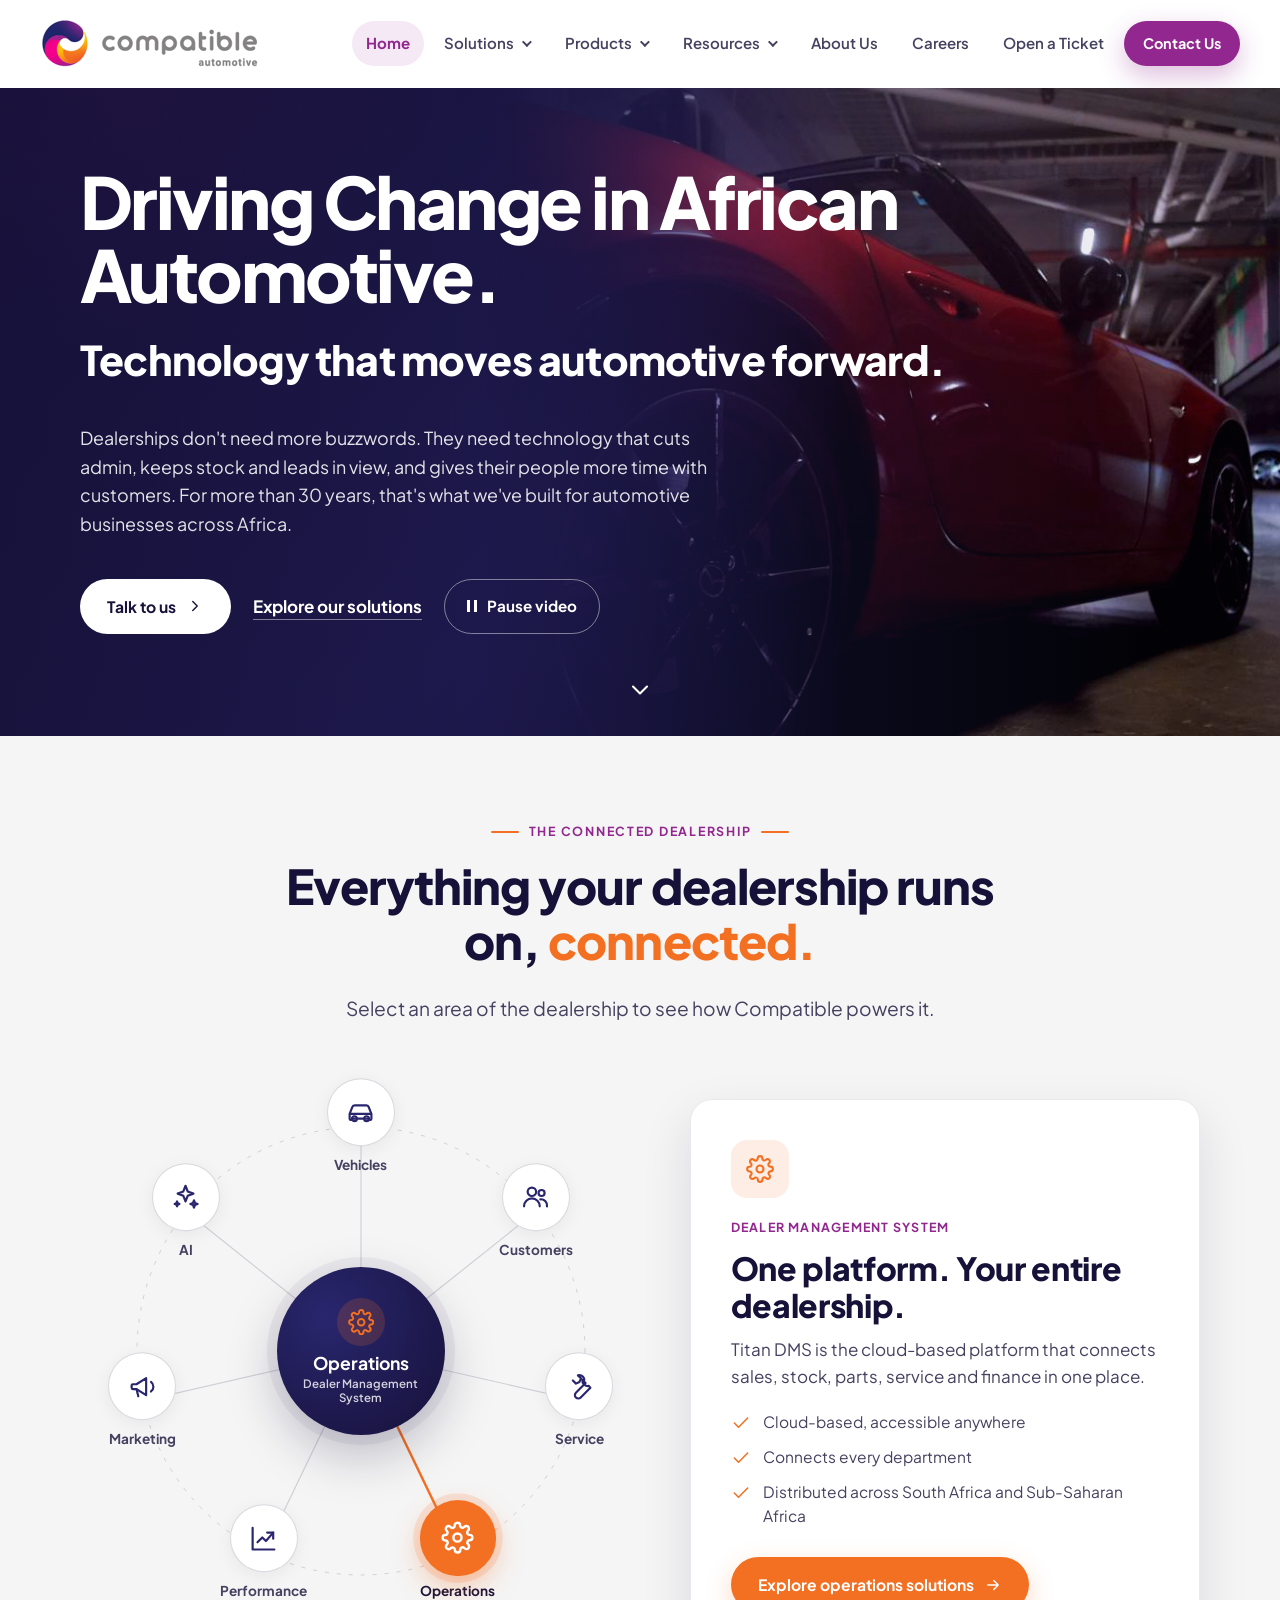
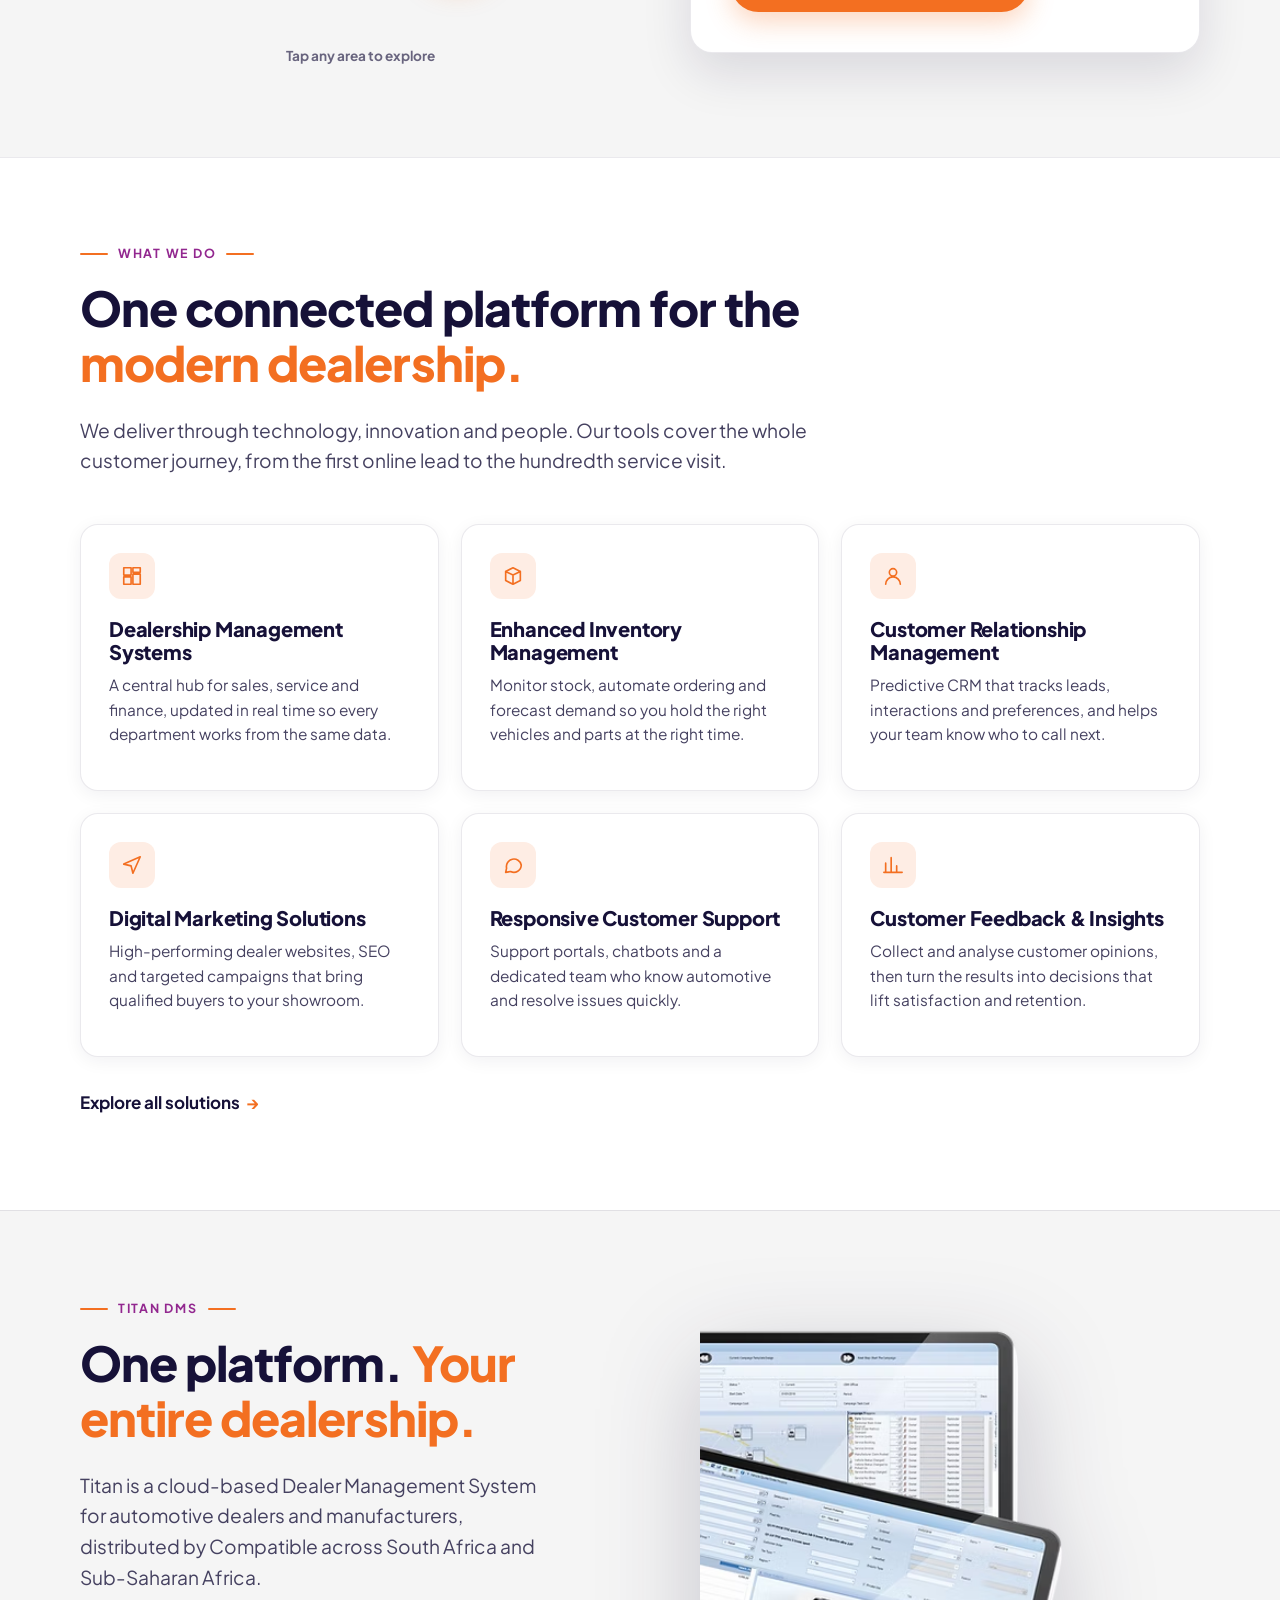
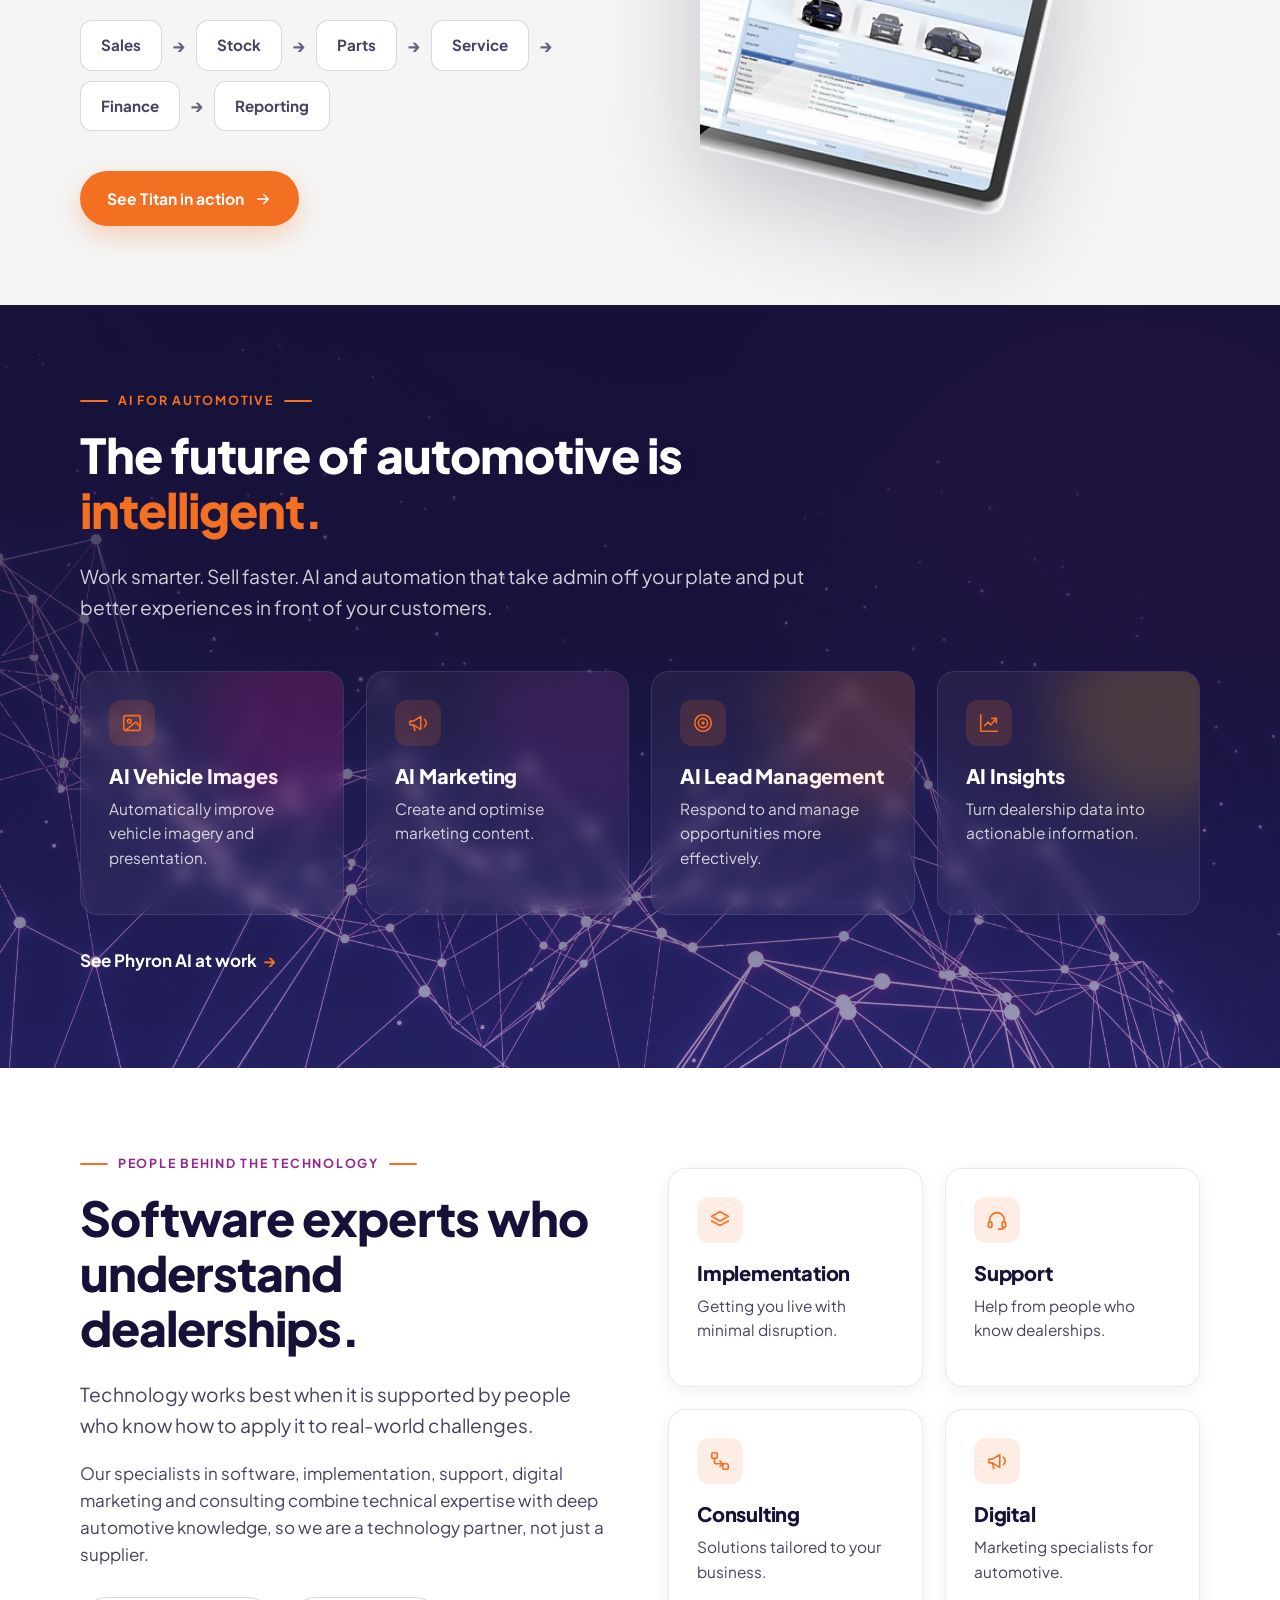
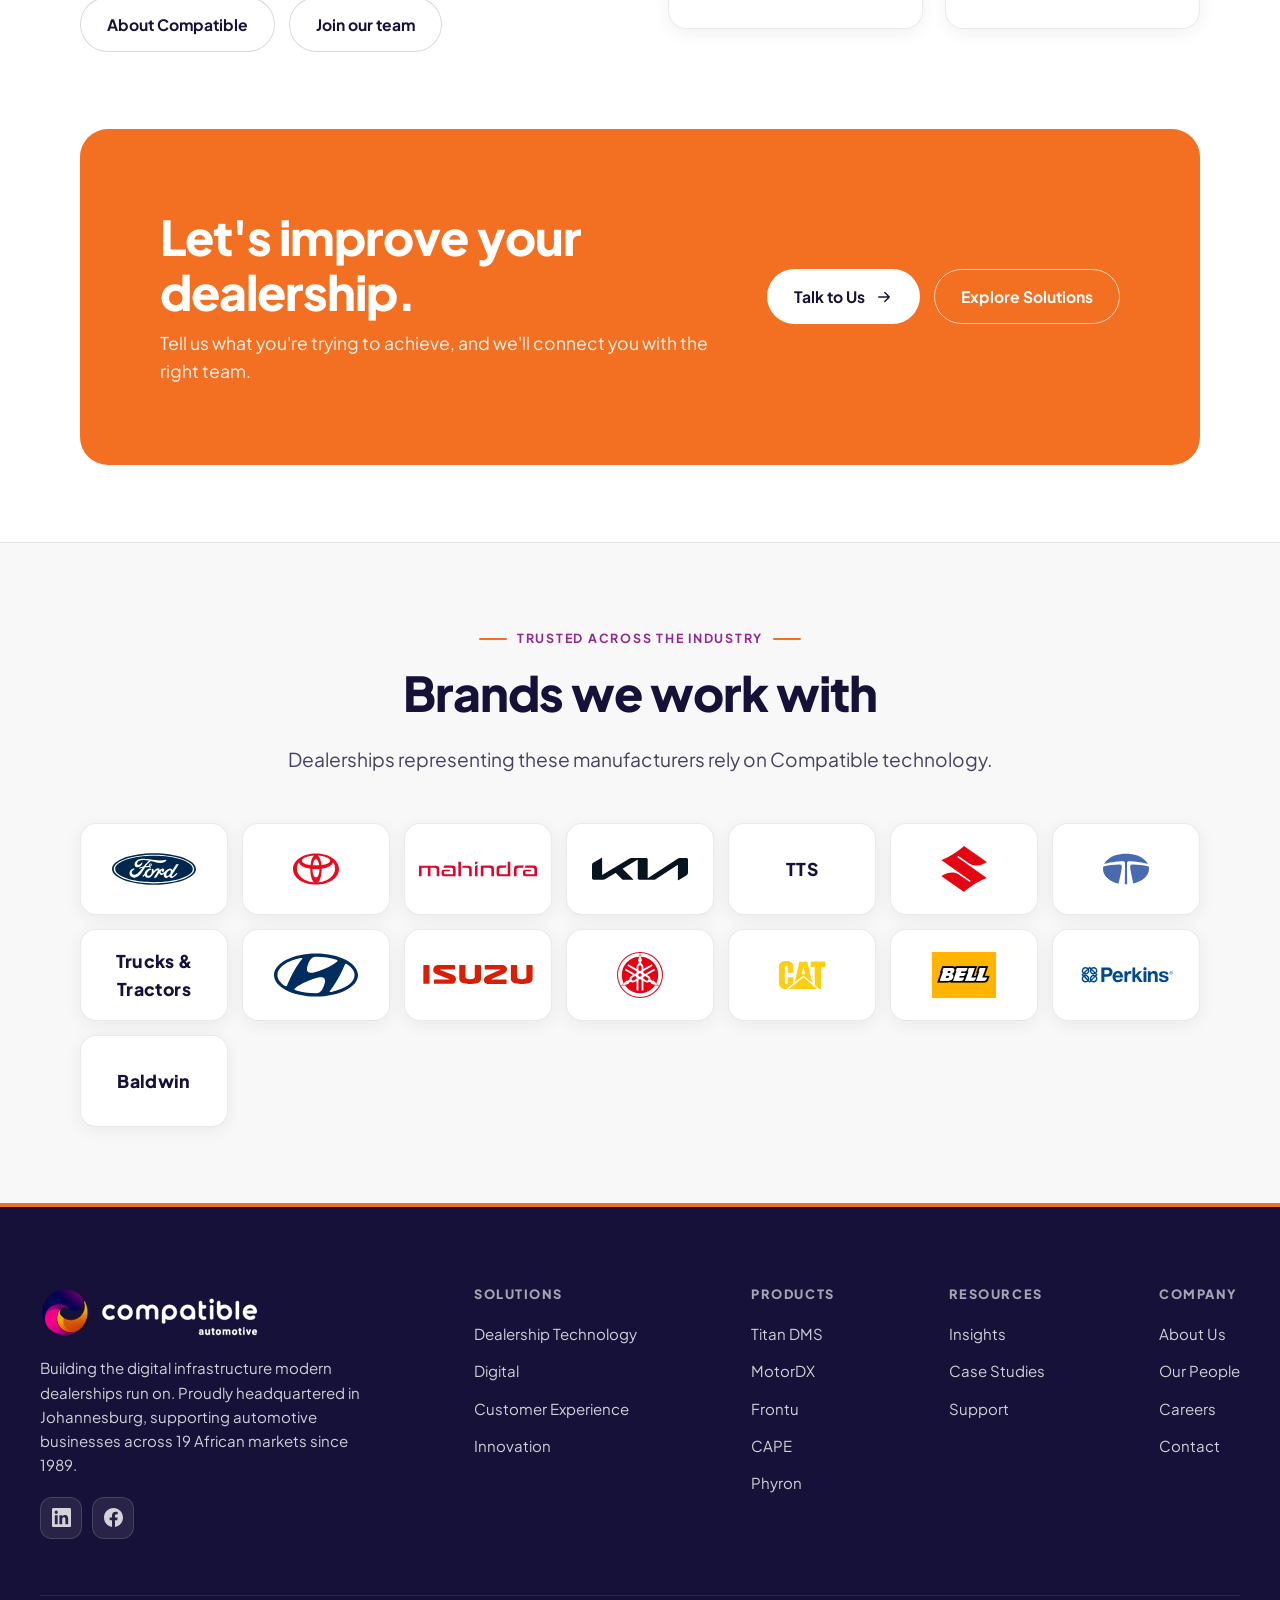
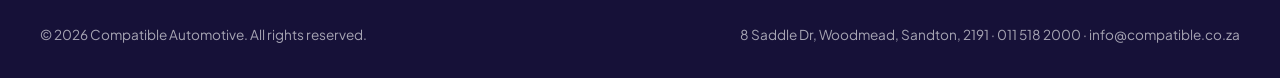
<file: index.html>
<!doctype html>
<html lang="en-ZA" class="no-js">
<head>
  <meta charset="utf-8">
  <meta name="viewport" content="width=device-width, initial-scale=1">
  <title>Compatible Automotive | Technology that moves automotive forward</title>
  <meta name="description" content="Dealer management, digital marketing, CRM and AI solutions for automotive businesses. Supporting 450+ clients across 19 African markets since 1989.">
  <meta name="theme-color" content="#ffffff">
  <link rel="icon" href="assets/logo-mark.png">
  <link rel="preconnect" href="https://fonts.googleapis.com">
  <link rel="preconnect" href="https://fonts.gstatic.com" crossorigin>
  <link href="https://fonts.googleapis.com/css2?family=Plus+Jakarta+Sans:wght@400;500;600;700;800&display=swap" rel="stylesheet">
  <link rel="stylesheet" href="css/styles.css?v=20261015b">
</head>
<body data-page="home">
<div id="site-header"></div>

<main id="main">

  <!-- Hero -->
  <section class="hero">
    <!-- Hero video: assets/hero.mp4 with still frame assets/hero-poster.jpg (shown while loading).
         Current clip: Mixkit "Red sports car" (74), Mixkit free licence.
         Softened in CSS; no car badge is visible in the clip. -->
    <div class="hero-bg" aria-hidden="true">
      <video class="hero-photo hero-video" id="heroVideo" autoplay muted loop playsinline preload="auto" poster="assets/hero-poster.jpg">
        <source src="assets/hero.mp4" type="video/mp4">
      </video>
    </div>
    <div class="container hero-content">
      <h1 class="hero-title">Driving Change in African Automotive.</h1>
      <p class="hero-sub">Technology that moves automotive forward.</p>
      <p class="hero-text">Dealerships don't need more buzzwords. They need technology that cuts admin, keeps stock and leads in view, and gives their people more time with customers. For more than 30 years, that's what we've built for automotive businesses across Africa.</p>
      <div class="btn-row">
        <a href="contact.html" class="btn btn--white">Talk to us <span data-icon="chevron"></span></a>
        <a href="solutions.html" class="hero-link">Explore our solutions</a>
        <button type="button" class="hero-pause" id="heroPause" aria-controls="heroVideo" aria-pressed="false"><span class="hero-pause-icon" aria-hidden="true"></span><span class="hero-pause-label">Pause video</span></button>
      </div>
    </div>
    <a href="#dealership" class="hero-scroll" aria-label="Scroll to next section"><span data-icon="chevron"></span></a>
  </section>

  <!-- Interactive dealership -->
  <section class="section section--alt" id="dealership">
    <div class="container">
      <div class="section-head center reveal">
        <span class="eyebrow">The connected dealership</span>
        <h2>Everything your dealership runs on, <span class="accent-text">connected.</span></h2>
        <p class="lead">Select an area of the dealership to see how Compatible powers it.</p>
      </div>
      <div class="dealership reveal">
        <div>
          <div class="orbit" id="orbit" role="group" aria-label="Dealership areas"></div>
          <p class="hint">Tap any area to explore</p>
        </div>
        <div class="node-panel" id="nodePanel" aria-live="polite"></div>
      </div>
    </div>
  </section>

  <!-- ============ SOLUTIONS ============ -->
  <section class="section section--divided" id="solutions">
    <div class="container">
      <div class="section-head reveal">
        <span class="eyebrow">What we do</span>
        <h2>One connected platform for the <span class="accent-text">modern dealership.</span></h2>
        <p class="lead">We deliver through technology, innovation and people. Our tools cover the whole customer journey, from the first online lead to the hundredth service visit.</p>
      </div>

      <div class="grid grid-3">
        <article class="card card--glow reveal">
          <span class="ico"><svg viewBox="0 0 24 24" fill="none" stroke="currentColor" stroke-width="1.8" stroke-linecap="round" stroke-linejoin="round" aria-hidden="true"><path d="M3 3h8v8H3zM13 3h8v5h-8zM13 10h8v11h-8zM3 13h8v8H3z"/></svg></span>
          <h3>Dealership Management Systems</h3>
          <p>A central hub for sales, service and finance, updated in real time so every department works from the same data.</p>
        </article>
        <article class="card card--glow reveal">
          <span class="ico"><svg viewBox="0 0 24 24" fill="none" stroke="currentColor" stroke-width="1.8" stroke-linecap="round" stroke-linejoin="round" aria-hidden="true"><path d="M4 7l8-4 8 4v10l-8 4-8-4zM4 7l8 4 8-4M12 11v10"/></svg></span>
          <h3>Enhanced Inventory Management</h3>
          <p>Monitor stock, automate ordering and forecast demand so you hold the right vehicles and parts at the right time.</p>
        </article>
        <article class="card card--glow reveal">
          <span class="ico"><svg viewBox="0 0 24 24" fill="none" stroke="currentColor" stroke-width="1.8" stroke-linecap="round" stroke-linejoin="round" aria-hidden="true"><path d="M12 12a4 4 0 100-8 4 4 0 000 8zM4 21a8 8 0 0116 0"/></svg></span>
          <h3>Customer Relationship Management</h3>
          <p>Predictive CRM that tracks leads, interactions and preferences, and helps your team know who to call next.</p>
        </article>
        <article class="card card--glow reveal">
          <span class="ico"><svg viewBox="0 0 24 24" fill="none" stroke="currentColor" stroke-width="1.8" stroke-linecap="round" stroke-linejoin="round" aria-hidden="true"><path d="M3 11l18-8-8 18-2-8z"/></svg></span>
          <h3>Digital Marketing Solutions</h3>
          <p>High-performing dealer websites, SEO and targeted campaigns that bring qualified buyers to your showroom.</p>
        </article>
        <article class="card card--glow reveal">
          <span class="ico"><svg viewBox="0 0 24 24" fill="none" stroke="currentColor" stroke-width="1.8" stroke-linecap="round" stroke-linejoin="round" aria-hidden="true"><path d="M21 12a8 8 0 01-11.6 7.1L4 20l1-4.6A8 8 0 1121 12z"/></svg></span>
          <h3>Responsive Customer Support</h3>
          <p>Support portals, chatbots and a dedicated team who know automotive and resolve issues quickly.</p>
        </article>
        <article class="card card--glow reveal">
          <span class="ico"><svg viewBox="0 0 24 24" fill="none" stroke="currentColor" stroke-width="1.8" stroke-linecap="round" stroke-linejoin="round" aria-hidden="true"><path d="M4 20V10M10 20V4M16 20v-7M22 20H2"/></svg></span>
          <h3>Customer Feedback &amp; Insights</h3>
          <p>Collect and analyse customer opinions, then turn the results into decisions that lift satisfaction and retention.</p>
        </article>
      </div>
      <p style="margin-top:32px" class="reveal"><a class="link-arrow" href="solutions.html">Explore all solutions</a></p>
    </div>
  </section>

  <!-- Titan DMS -->
  <section class="section section--alt section--divided-alt">
    <div class="container product-split">
      <div class="reveal">
        <span class="eyebrow">Titan DMS</span>
        <h2>One platform. <span class="accent-text">Your entire dealership.</span></h2>
        <p class="lead">Titan is a cloud-based Dealer Management System for automotive dealers and manufacturers, distributed by Compatible across South Africa and Sub-Saharan Africa.</p>
        <div class="flow" aria-label="Titan DMS modules">
          <span class="flow-step">Sales</span><span class="flow-arrow">→</span>
          <span class="flow-step">Stock</span><span class="flow-arrow">→</span>
          <span class="flow-step">Parts</span><span class="flow-arrow">→</span>
          <span class="flow-step">Service</span><span class="flow-arrow">→</span>
          <span class="flow-step">Finance</span><span class="flow-arrow">→</span>
          <span class="flow-step">Reporting</span>
        </div>
        <a href="products.html" class="btn btn--primary">See Titan in action <span data-icon="arrow"></span></a>
      </div>
      <figure class="titan-shot reveal">
        <img src="assets/titan/titan-devices.png" alt="Titan DMS running on a laptop and tablet, showing campaign and vehicle screens" loading="lazy">
      </figure>
    </div>
  </section>

  <!-- AI (background: Unsplash photo xuTJZ7uD7PI, network lines, recoloured to brand navy/indigo/purple/white; Unsplash License) -->
  <section class="section section--brand section--ai">
    <div class="container">
      <div class="section-head reveal">
        <span class="eyebrow">AI for Automotive</span>
        <h2>The future of automotive is <span class="accent-text">intelligent.</span></h2>
        <p class="lead">Work smarter. Sell faster. AI and automation that take admin off your plate and put better experiences in front of your customers.</p>
      </div>
      <div class="grid grid-4">
        <article class="card ai-card reveal"><span class="glow" style="background:var(--magenta)"></span><span class="ico" data-icon="image"></span><h3>AI Vehicle Images</h3><p>Automatically improve vehicle imagery and presentation.</p></article>
        <article class="card ai-card reveal"><span class="glow" style="background:var(--purple)"></span><span class="ico" data-icon="megaphone"></span><h3>AI Marketing</h3><p>Create and optimise marketing content.</p></article>
        <article class="card ai-card reveal"><span class="glow" style="background:var(--orange)"></span><span class="ico" data-icon="target"></span><h3>AI Lead Management</h3><p>Respond to and manage opportunities more effectively.</p></article>
        <article class="card ai-card reveal"><span class="glow" style="background:var(--yellow)"></span><span class="ico" data-icon="chart"></span><h3>AI Insights</h3><p>Turn dealership data into actionable information.</p></article>
      </div>
      <p style="margin-top:32px" class="reveal"><a class="link-arrow" href="products.html#phyron-at-work">See Phyron AI at work</a></p>
    </div>
  </section>

  <!-- People -->
  <section class="section">
    <div class="container split">
      <div class="reveal">
        <span class="eyebrow">People behind the technology</span>
        <h2>Software experts who understand dealerships.</h2>
        <p class="lead">Technology works best when it is supported by people who know how to apply it to real-world challenges.</p>
        <p>Our specialists in software, implementation, support, digital marketing and consulting combine technical expertise with deep automotive knowledge, so we are a technology partner, not just a supplier.</p>
        <div class="btn-row" style="margin-top:28px">
          <a class="btn btn--ghost" href="about.html">About Compatible</a>
          <a class="btn btn--ghost" href="careers.html">Join our team</a>
        </div>
      </div>
      <div class="grid grid-2 reveal">
        <div class="card"><span class="ico" data-icon="layers"></span><h3>Implementation</h3><p>Getting you live with minimal disruption.</p></div>
        <div class="card"><span class="ico" data-icon="headset"></span><h3>Support</h3><p>Help from people who know dealerships.</p></div>
        <div class="card"><span class="ico" data-icon="flow"></span><h3>Consulting</h3><p>Solutions tailored to your business.</p></div>
        <div class="card"><span class="ico" data-icon="megaphone"></span><h3>Digital</h3><p>Marketing specialists for automotive.</p></div>
      </div>
    </div>
  </section>

  <!-- CTA -->
  <section class="section" style="padding-top:0">
    <div class="container">
      <div class="cta-band reveal">
        <div>
          <h2>Let's improve your dealership.</h2>
          <p>Tell us what you're trying to achieve, and we'll connect you with the right team.</p>
        </div>
        <div class="btn-row">
          <a href="contact.html" class="btn btn--light">Talk to Us <span data-icon="arrow"></span></a>
          <a href="solutions.html" class="btn btn--ghost">Explore Solutions</a>
        </div>
      </div>
    </div>
  </section>

  <!-- Brands we work with -->
  <section class="section brands-section" id="brands">
    <div class="container">
      <div class="section-head center reveal">
        <span class="eyebrow">Trusted across the industry</span>
        <h2>Brands we work with</h2>
        <p class="lead">Dealerships representing these manufacturers rely on Compatible technology.</p>
      </div>
      <ul class="brand-list reveal">
        <li><img src="assets/brands/ford.svg" alt="Ford" loading="lazy" class="brand-sq"></li>
        <li><img src="assets/brands/toyota.svg" alt="Toyota" loading="lazy"></li>
        <li><img src="assets/brands/mahindra.svg" alt="Mahindra" loading="lazy" class="brand-sq brand-sq--xl"></li>
        <li><img src="assets/brands/kia.svg" alt="KIA" loading="lazy" class="brand-sq brand-sq--lg"></li>
        <li class="brand-text">TTS</li>
        <li><img src="assets/brands/suzuki.svg" alt="Suzuki" loading="lazy"></li>
        <li><img src="assets/brands/tata.svg" alt="Tata" loading="lazy"></li>
        <li class="brand-text">Trucks &amp; Tractors</li>
        <li><img src="assets/brands/hyundai.svg" alt="Hyundai" loading="lazy" class="brand-sq"></li>
        <li><img src="assets/brands/isuzu.svg" alt="Isuzu" loading="lazy" class="brand-wide"></li>
        <li><img src="assets/brands/yamaha.svg" alt="Yamaha" loading="lazy"></li>
        <li><img src="assets/brands/caterpillar.svg" alt="CAT" loading="lazy"></li>
        <li><img src="assets/brands/bell.jpg" alt="Bell Equipment" loading="lazy"></li>
        <li><img src="assets/brands/perkins.svg" alt="Perkins" loading="lazy" class="brand-wide"></li>
        <li class="brand-text">Baldwin</li>
      </ul>
    </div>
  </section>
</main>

<div id="site-footer"></div>
<script src="js/main.js?v=20261015b"></script>
</body>
</html>
</file>
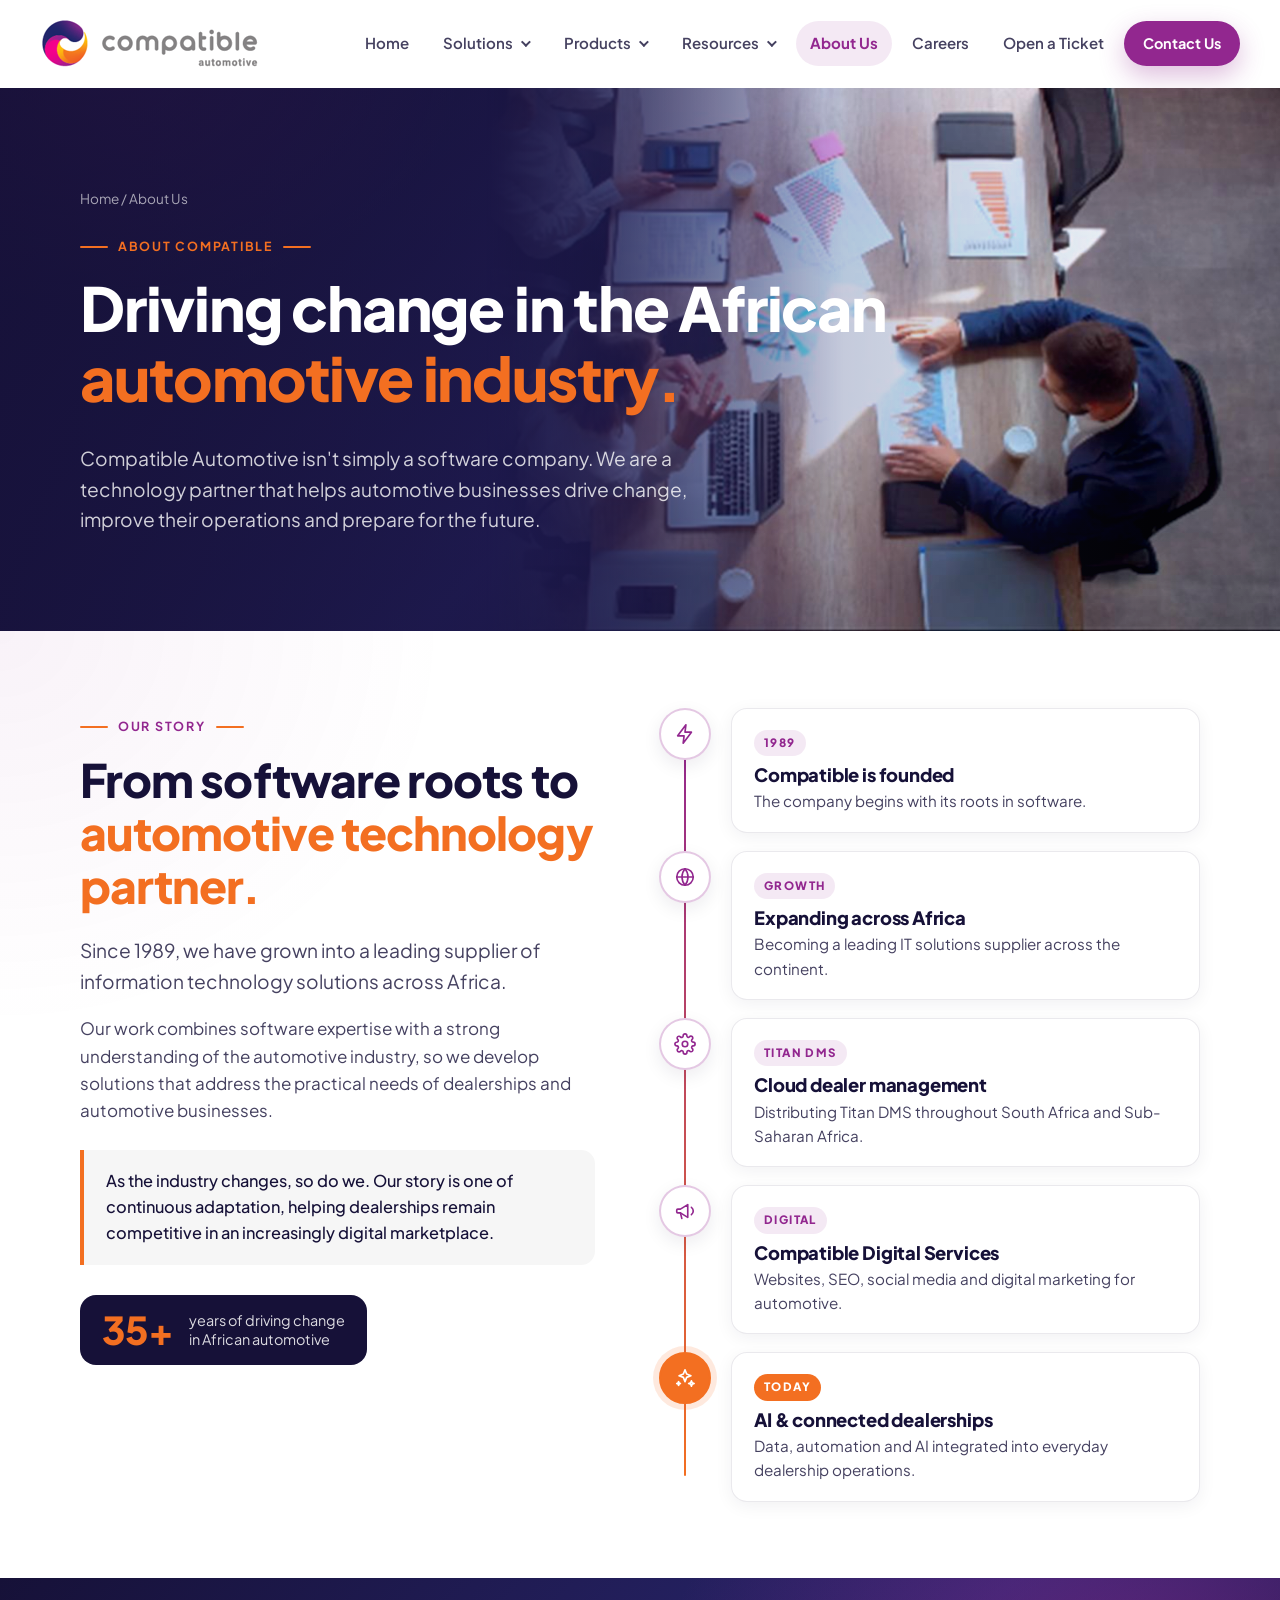
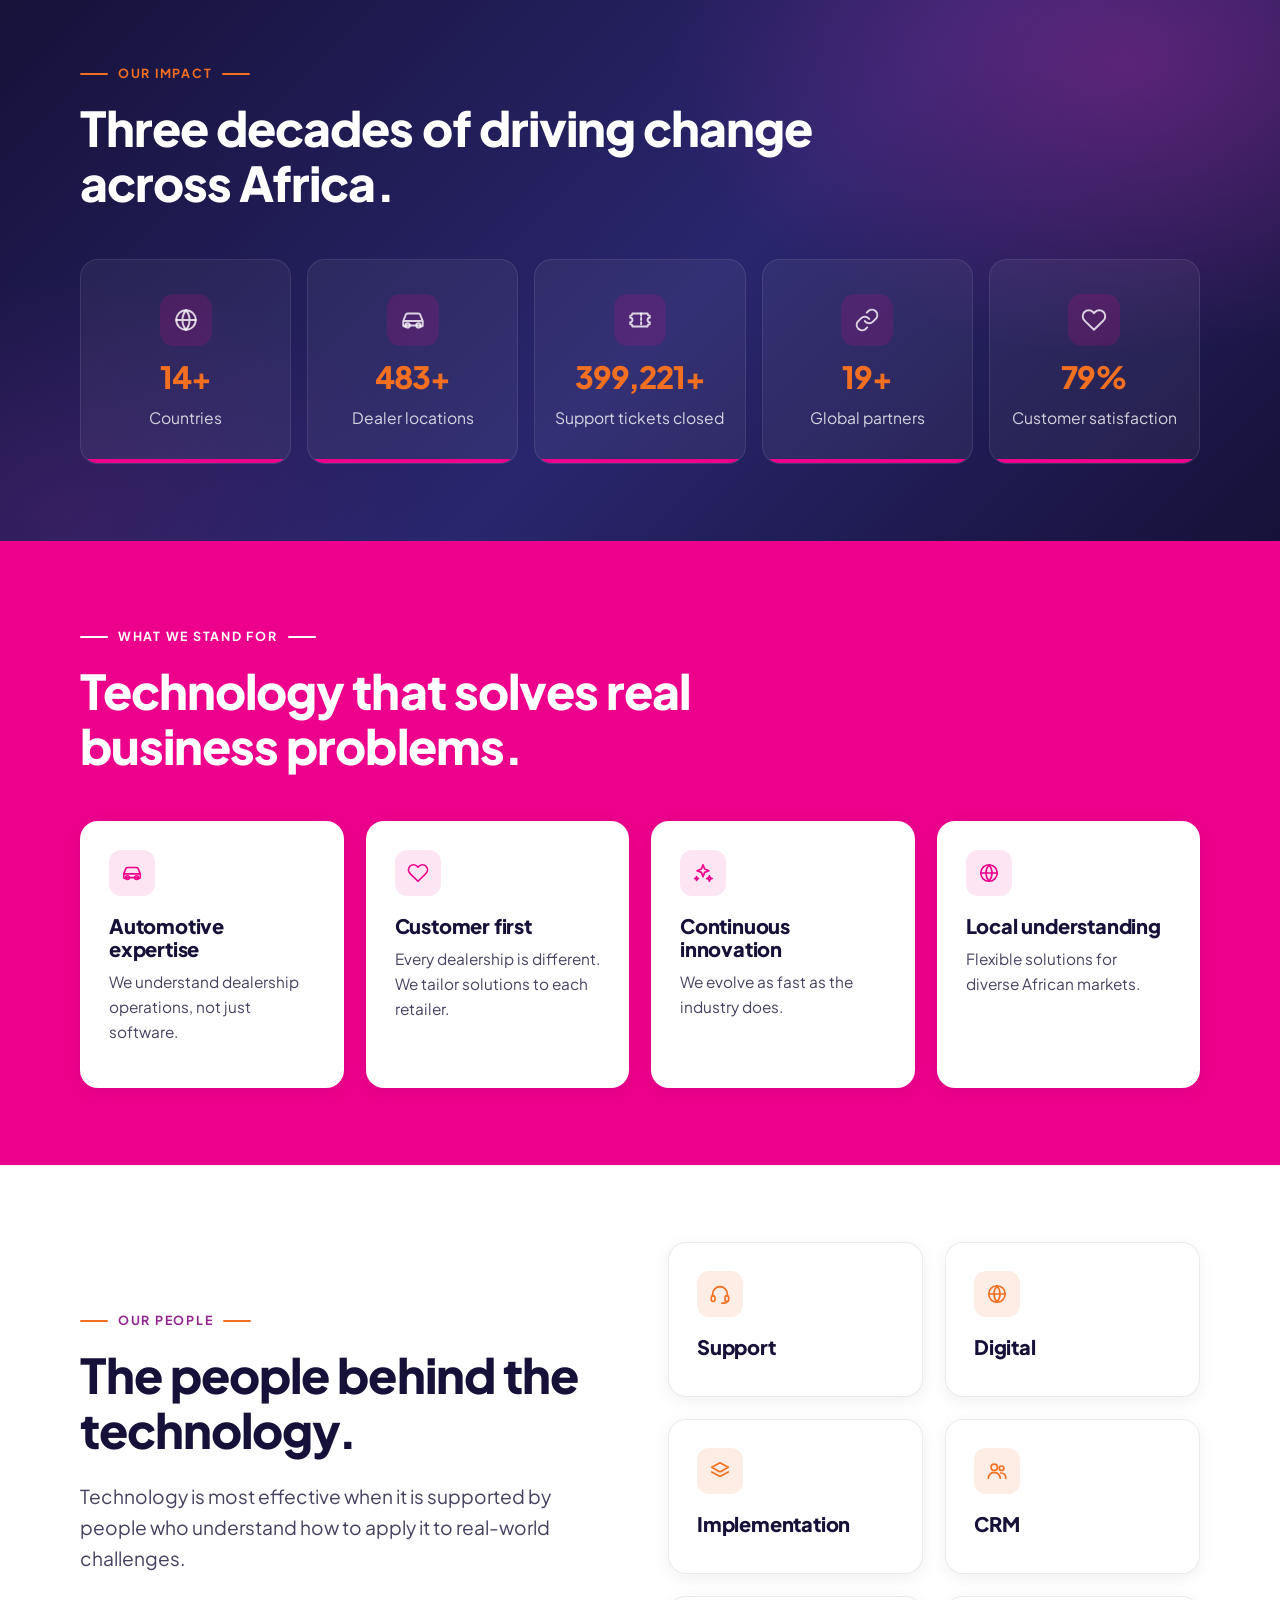
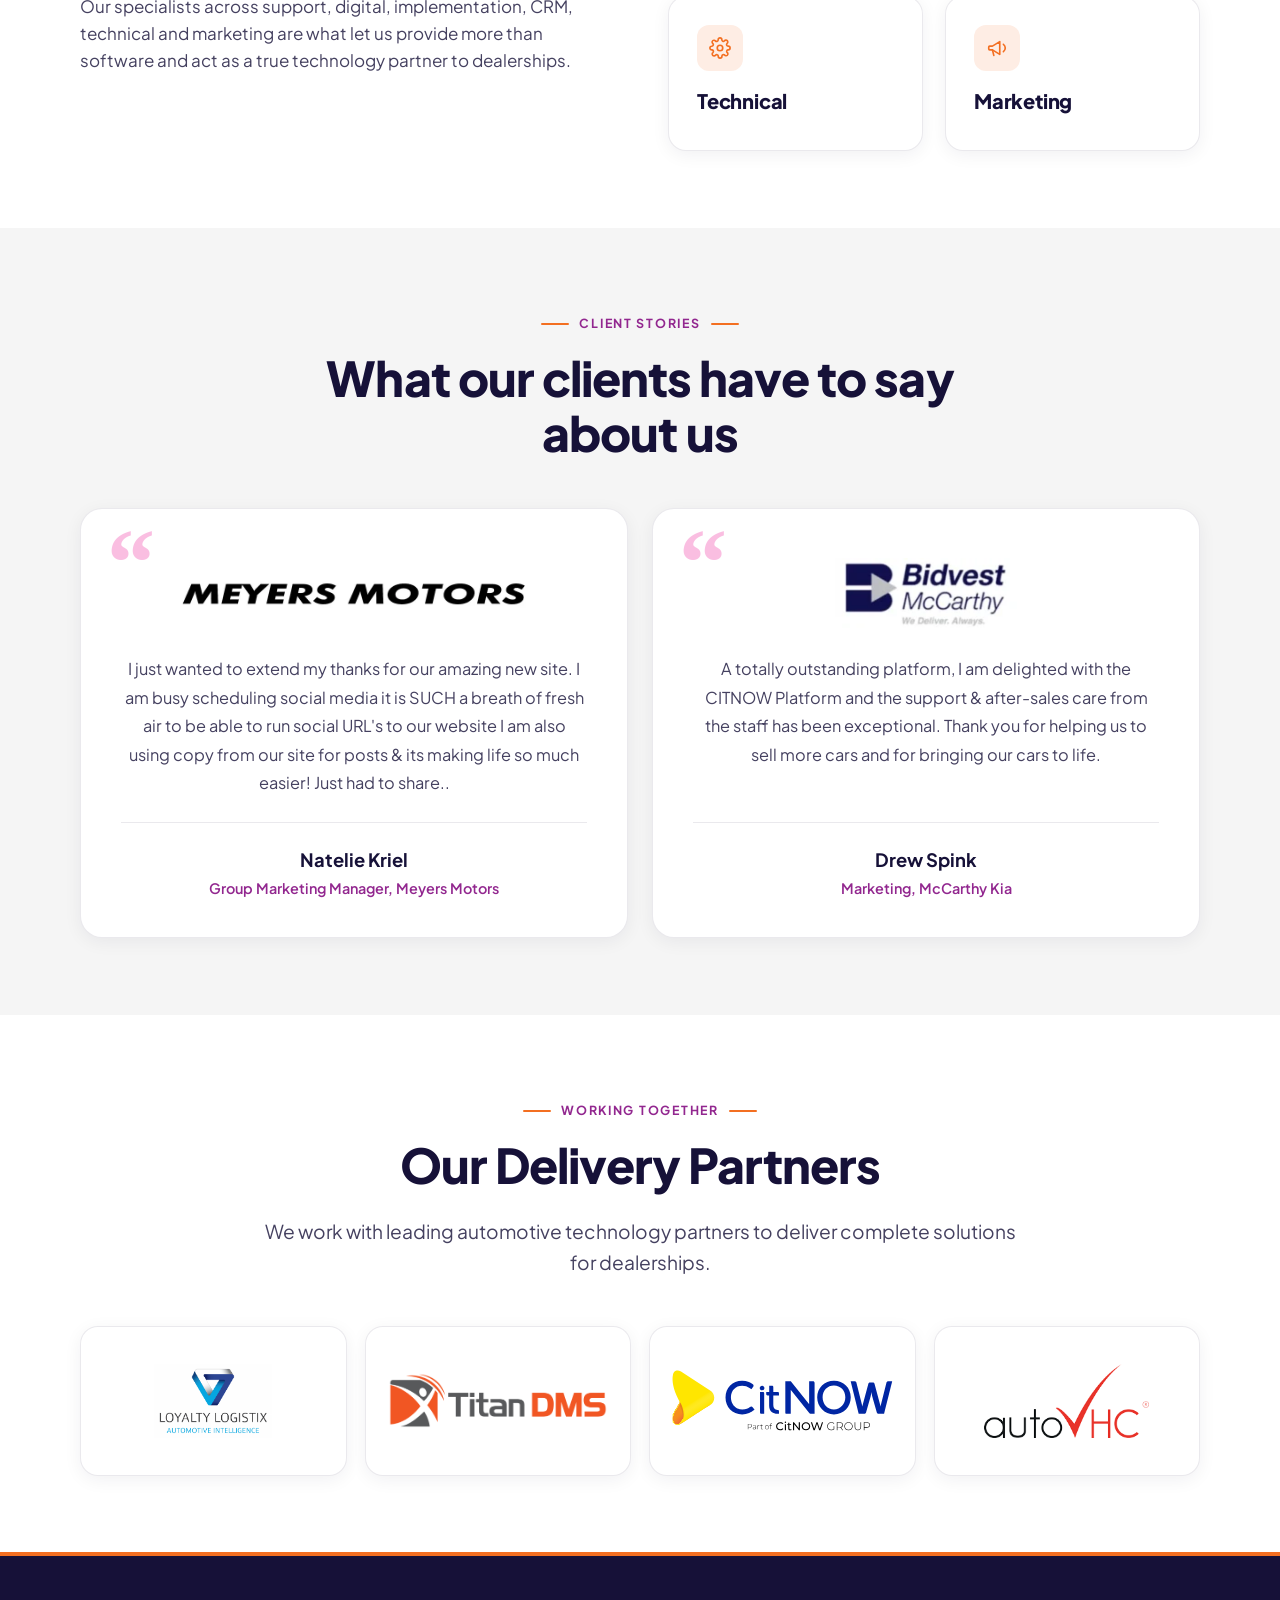
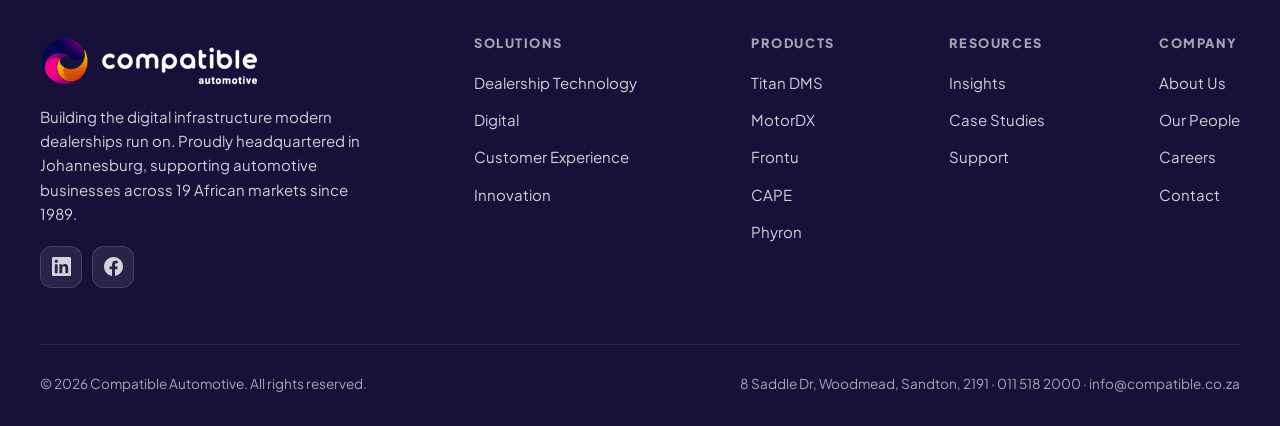
<file: about.html>
<!doctype html>
<html lang="en-ZA" class="no-js">
<head>
  <meta charset="utf-8">
  <meta name="viewport" content="width=device-width, initial-scale=1">
  <title>About Us | Compatible Automotive</title>
  <meta name="description" content="Founded in 1989 and headquartered in Johannesburg, Compatible Automotive supports 450+ clients across 19 African markets.">
  <meta name="theme-color" content="#ffffff">
  <link rel="icon" href="assets/logo-mark.png">
  <link rel="preconnect" href="https://fonts.googleapis.com">
  <link rel="preconnect" href="https://fonts.gstatic.com" crossorigin>
  <link href="https://fonts.googleapis.com/css2?family=Plus+Jakarta+Sans:wght@400;500;600;700;800&display=swap" rel="stylesheet">
  <link rel="stylesheet" href="css/styles.css?v=20261015b">
</head>
<body data-page="about">
<div id="site-header"></div>

<main id="main">
  <section class="page-hero section--brand page-hero--video">
    <!-- Background video: Mixkit "Business people at work meeting" (4809), Mixkit free licence -->
    <div class="hero-bg" aria-hidden="true">
      <video class="hero-photo page-video page-video--steady" autoplay muted loop playsinline preload="auto" poster="assets/video/about-poster.jpg">
        <source src="assets/video/about.mp4" type="video/mp4">
      </video>
    </div>
    <div class="container">
      <p class="breadcrumb"><a href="index.html">Home</a> / About Us</p>
      <span class="eyebrow">About Compatible</span>
      <h1>Driving change in the African <span class="accent-text">automotive industry.</span></h1>
      <p class="lead">Compatible Automotive isn't simply a software company. We are a technology partner that helps automotive businesses drive change, improve their operations and prepare for the future.</p>
    </div>
  </section>

  <!-- Story -->
  <section class="section story">
    <div class="container story-grid">
      <div class="story-intro reveal">
        <span class="eyebrow">Our story</span>
        <h2>From software roots to <span class="accent-text">automotive technology partner.</span></h2>
        <p class="lead">Since 1989, we have grown into a leading supplier of information technology solutions across Africa.</p>
        <p>Our work combines software expertise with a strong understanding of the automotive industry, so we develop solutions that address the practical needs of dealerships and automotive businesses.</p>
        <blockquote class="story-quote">As the industry changes, so do we. Our story is one of continuous adaptation, helping dealerships remain competitive in an increasingly digital marketplace.</blockquote>
        <div class="story-years"><b>35+</b><span>years of driving change<br>in African automotive</span></div>
      </div>
      <ol class="story-line reveal">
        <li class="story-step"><span class="story-dot" data-icon="bolt"></span><div class="story-card"><span class="story-tag">1989</span><h3>Compatible is founded</h3><p>The company begins with its roots in software.</p></div></li>
        <li class="story-step"><span class="story-dot" data-icon="globe"></span><div class="story-card"><span class="story-tag">Growth</span><h3>Expanding across Africa</h3><p>Becoming a leading IT solutions supplier across the continent.</p></div></li>
        <li class="story-step"><span class="story-dot" data-icon="cog"></span><div class="story-card"><span class="story-tag">Titan DMS</span><h3>Cloud dealer management</h3><p>Distributing Titan DMS throughout South Africa and Sub-Saharan Africa.</p></div></li>
        <li class="story-step"><span class="story-dot" data-icon="megaphone"></span><div class="story-card"><span class="story-tag">Digital</span><h3>Compatible Digital Services</h3><p>Websites, SEO, social media and digital marketing for automotive.</p></div></li>
        <li class="story-step story-step--now"><span class="story-dot" data-icon="ai"></span><div class="story-card"><span class="story-tag">Today</span><h3>AI &amp; connected dealerships</h3><p>Data, automation and AI integrated into everyday dealership operations.</p></div></li>
      </ol>
    </div>
  </section>

  <!-- Impact -->
  <section class="section section--brand">
    <div class="container">
      <div class="section-head reveal">
        <span class="eyebrow">Our impact</span>
        <h2>Three decades of driving change across Africa.</h2>
      </div>
      <div class="stats stats--5 reveal">
        <div class="stat"><span class="stat-ico" data-icon="globe"></span><b class="accent-text" data-count="16" data-suffix="+">16+</b><span>Countries</span></div>
        <div class="stat"><span class="stat-ico" data-icon="car"></span><b class="accent-text" data-count="564" data-suffix="+">564+</b><span>Dealer locations</span></div>
        <div class="stat"><span class="stat-ico" data-icon="ticket"></span><b class="accent-text" data-count="465894" data-suffix="+">465,894+</b><span>Support tickets closed</span></div>
        <div class="stat"><span class="stat-ico" data-icon="link"></span><b class="accent-text" data-count="22" data-suffix="+">22+</b><span>Global partners</span></div>
        <div class="stat"><span class="stat-ico" data-icon="heart"></span><b class="accent-text" data-count="92" data-suffix="%">92%</b><span>Customer satisfaction</span></div>
      </div>
    </div>
  </section>

  <!-- Values -->
  <section class="section section--pink">
    <div class="container">
      <div class="section-head reveal">
        <span class="eyebrow">What we stand for</span>
        <h2>Technology that solves real business problems.</h2>
      </div>
      <div class="grid grid-4">
        <div class="card reveal"><span class="ico" data-icon="car"></span><h3>Automotive expertise</h3><p>We understand dealership operations, not just software.</p></div>
        <div class="card reveal"><span class="ico" data-icon="heart"></span><h3>Customer first</h3><p>Every dealership is different. We tailor solutions to each retailer.</p></div>
        <div class="card reveal"><span class="ico" data-icon="ai"></span><h3>Continuous innovation</h3><p>We evolve as fast as the industry does.</p></div>
        <div class="card reveal"><span class="ico" data-icon="globe"></span><h3>Local understanding</h3><p>Flexible solutions for diverse African markets.</p></div>
      </div>
    </div>
  </section>

  <!-- People -->
  <section class="section" id="people">
    <div class="container split">
      <div class="reveal">
        <span class="eyebrow">Our people</span>
        <h2>The people behind the technology.</h2>
        <p class="lead">Technology is most effective when it is supported by people who understand how to apply it to real-world challenges.</p>
        <p>Our specialists across support, digital, implementation, CRM, technical and marketing are what let us provide more than software and act as a true technology partner to dealerships.</p>
      </div>
      <div class="grid grid-2 reveal">
        <div class="card"><span class="ico" data-icon="headset"></span><h3>Support</h3></div>
        <div class="card"><span class="ico" data-icon="globe"></span><h3>Digital</h3></div>
        <div class="card"><span class="ico" data-icon="layers"></span><h3>Implementation</h3></div>
        <div class="card"><span class="ico" data-icon="users"></span><h3>CRM</h3></div>
        <div class="card"><span class="ico" data-icon="cog"></span><h3>Technical</h3></div>
        <div class="card"><span class="ico" data-icon="megaphone"></span><h3>Marketing</h3></div>
      </div>
    </div>
  </section>

  <!-- Client testimonials -->
  <section class="section section--alt" id="testimonials">
    <div class="container">
      <div class="section-head center reveal">
        <span class="eyebrow">Client stories</span>
        <h2>What our clients have to say about us</h2>
      </div>
      <div class="testimonials">
        <figure class="testimonial reveal">
          <span class="testimonial-mark" aria-hidden="true">&ldquo;</span>
          <div class="testimonial-logo"><img src="assets/clients/meyers-motors.webp" alt="Meyers Motors" loading="lazy"></div>
          <blockquote>I just wanted to extend my thanks for our amazing new site. I am busy scheduling social media it is SUCH a breath of fresh air to be able to run social URL's to our website I am also using copy from our site for posts &amp; its making life so much easier! Just had to share..</blockquote>
          <figcaption><b>Natelie Kriel</b><span>Group Marketing Manager, Meyers Motors</span></figcaption>
        </figure>
        <figure class="testimonial reveal">
          <span class="testimonial-mark" aria-hidden="true">&ldquo;</span>
          <div class="testimonial-logo"><img src="assets/clients/bidvest-mccarthy.webp" alt="Bidvest McCarthy" loading="lazy"></div>
          <blockquote>A totally outstanding platform, I am delighted with the CITNOW Platform and the support &amp; after-sales care from the staff has been exceptional. Thank you for helping us to sell more cars and for bringing our cars to life.</blockquote>
          <figcaption><b>Drew Spink</b><span>Marketing, McCarthy Kia</span></figcaption>
        </figure>
      </div>
    </div>
  </section>

  <!-- Delivery partners (logos in their own brand colours) -->
  <section class="section partners-section" id="partners">
    <div class="container">
      <div class="section-head center reveal">
        <span class="eyebrow">Working together</span>
        <h2>Our Delivery Partners</h2>
        <p class="lead">We work with leading automotive technology partners to deliver complete solutions for dealerships.</p>
      </div>
      <ul class="partner-grid reveal">
        <li class="partner-tile"><img src="assets/delivery/loyalty-logistix.png" alt="Loyalty Logistix" loading="lazy"></li>
        <li class="partner-tile"><img src="assets/delivery/titan-dms.png" alt="Titan DMS" loading="lazy"></li>
        <li class="partner-tile"><img src="assets/delivery/citnow.svg" alt="CitNOW" loading="lazy"></li>
        <li class="partner-tile"><img src="assets/delivery/autovhc.png" alt="autoVHC" loading="lazy"></li>
      </ul>
    </div>
  </section>
</main>

<div id="site-footer"></div>
<script src="js/main.js?v=20261015b"></script>
</body>
</html>
</file>
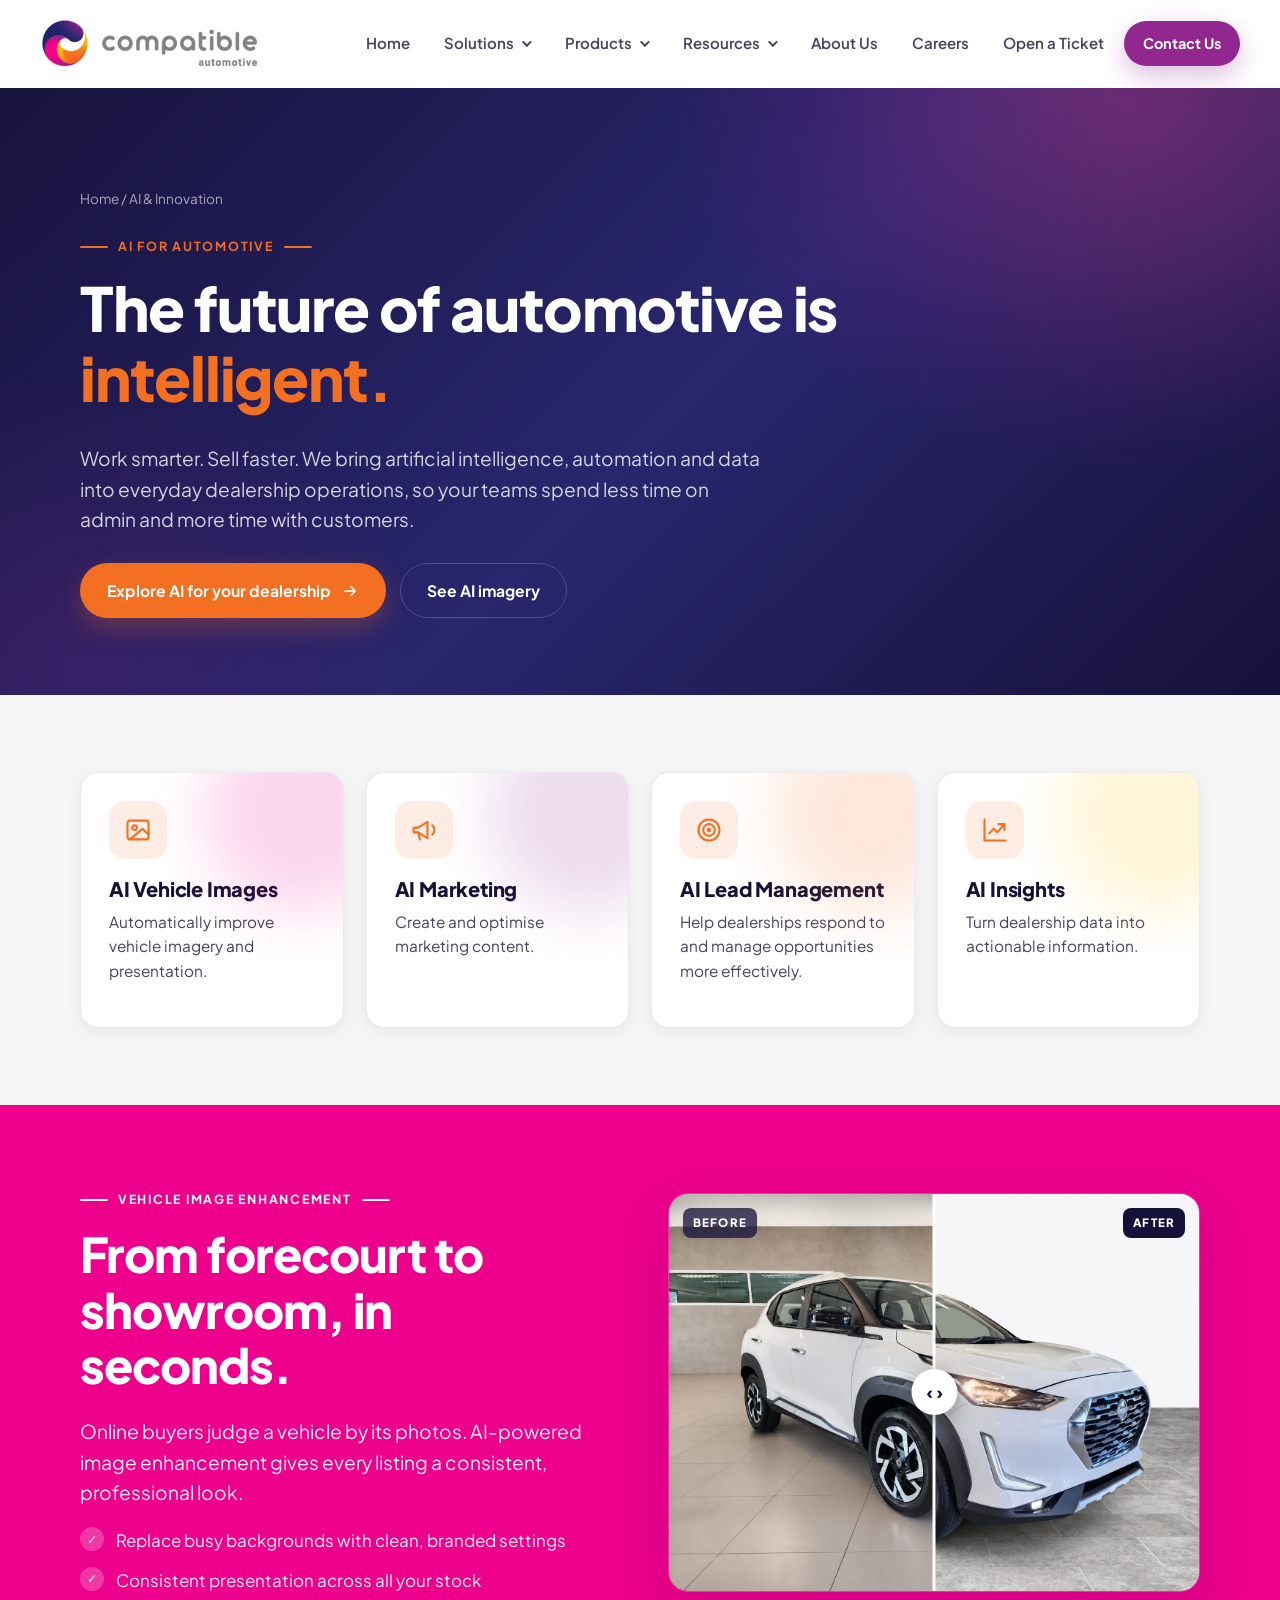
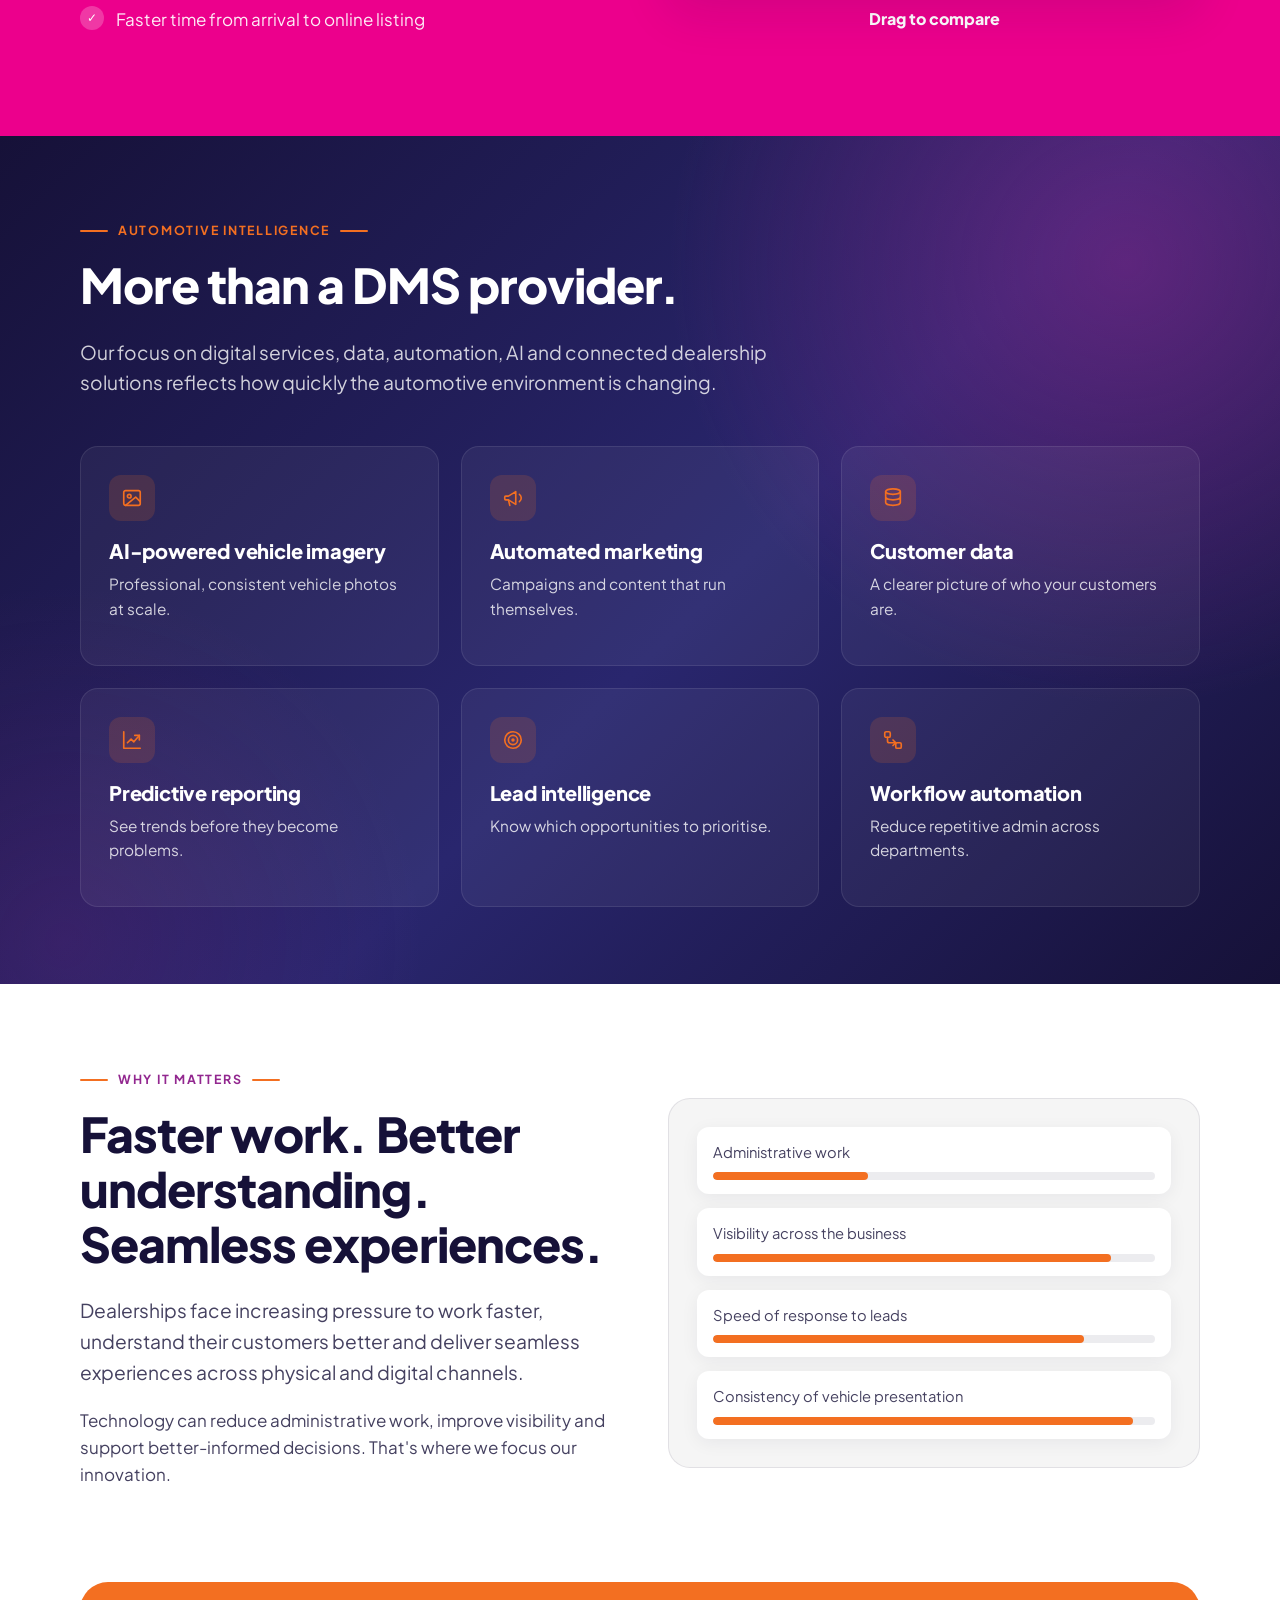
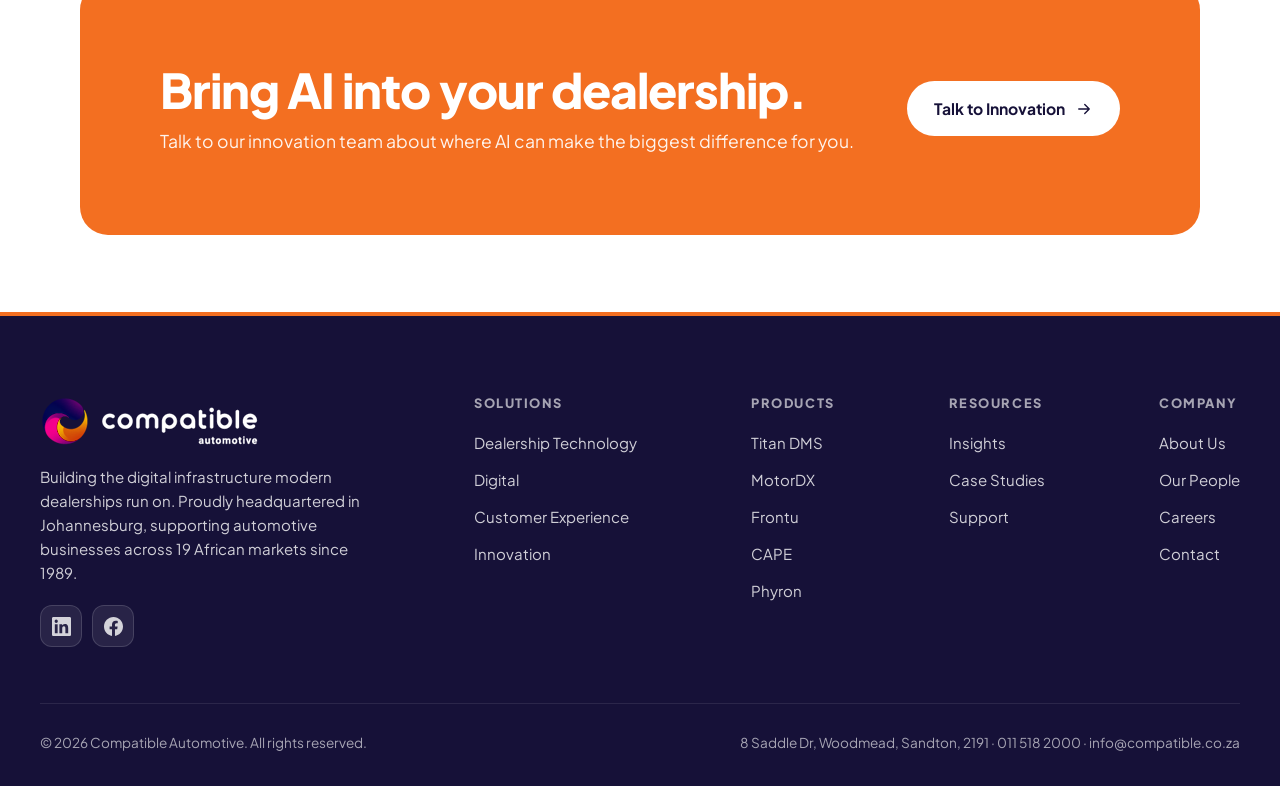
<file: ai.html>
<!doctype html>
<html lang="en-ZA" class="no-js">
<head>
  <meta charset="utf-8">
  <meta name="viewport" content="width=device-width, initial-scale=1">
  <title>AI &amp; Innovation | Compatible Automotive</title>
  <meta name="description" content="AI vehicle imagery, automated marketing, lead intelligence and data insights for automotive dealerships.">
  <meta name="theme-color" content="#ffffff">
  <link rel="icon" href="assets/logo-mark.png">
  <link rel="preconnect" href="https://fonts.googleapis.com">
  <link rel="preconnect" href="https://fonts.gstatic.com" crossorigin>
  <link href="https://fonts.googleapis.com/css2?family=Plus+Jakarta+Sans:wght@400;500;600;700;800&display=swap" rel="stylesheet">
  <link rel="stylesheet" href="css/styles.css?v=20261015b">
</head>
<body data-page="ai">
<div id="site-header"></div>

<main id="main">
  <section class="page-hero section--brand">
    <div class="container">
      <p class="breadcrumb"><a href="index.html">Home</a> / AI &amp; Innovation</p>
      <span class="eyebrow">AI for Automotive</span>
      <h1>The future of automotive is <span class="accent-text">intelligent.</span></h1>
      <p class="lead">Work smarter. Sell faster. We bring artificial intelligence, automation and data into everyday dealership operations, so your teams spend less time on admin and more time with customers.</p>
      <div class="btn-row" style="margin-top:28px">
        <a href="contact.html?topic=AI%20%26%20Innovation" class="btn btn--primary">Explore AI for your dealership <span data-icon="arrow"></span></a>
        <a href="#imagery" class="btn btn--ghost">See AI imagery</a>
      </div>
    </div>
  </section>

  <!-- AI cards -->
  <section class="section section--alt">
    <div class="container">
      <div class="grid grid-4">
        <article class="card ai-card reveal"><span class="glow" style="background:var(--magenta)"></span><span class="ico ico--lg" data-icon="image"></span><h3>AI Vehicle Images</h3><p>Automatically improve vehicle imagery and presentation.</p></article>
        <article class="card ai-card reveal"><span class="glow" style="background:var(--purple)"></span><span class="ico ico--lg" data-icon="megaphone"></span><h3>AI Marketing</h3><p>Create and optimise marketing content.</p></article>
        <article class="card ai-card reveal"><span class="glow" style="background:var(--orange)"></span><span class="ico ico--lg" data-icon="target"></span><h3>AI Lead Management</h3><p>Help dealerships respond to and manage opportunities more effectively.</p></article>
        <article class="card ai-card reveal"><span class="glow" style="background:var(--yellow)"></span><span class="ico ico--lg" data-icon="chart"></span><h3>AI Insights</h3><p>Turn dealership data into actionable information.</p></article>
      </div>
    </div>
  </section>

  <!-- Before / after -->
  <section class="section section--pink" id="imagery">
    <div class="container split">
      <div class="reveal">
        <span class="eyebrow">Vehicle image enhancement</span>
        <h2>From forecourt to showroom, in seconds.</h2>
        <p class="lead">Online buyers judge a vehicle by its photos. AI-powered image enhancement gives every listing a consistent, professional look.</p>
        <ul class="check-list"><li>Replace busy backgrounds with clean, branded settings</li><li>Consistent presentation across all your stock</li><li>Faster time from arrival to online listing</li></ul>
      </div>
      <div class="reveal">
        <div class="ba" style="--pos:50%">
          <div class="ba-layer"><img src="assets/vehicle-before.jpg" alt="Before: vehicle photographed in the showroom"></div>
          <div class="ba-layer ba-after"><img src="assets/vehicle-after.jpg" alt="After: the same vehicle with an AI-enhanced studio background"></div>
          <div class="ba-handle"></div>
          <span class="ba-label l">Before</span>
          <span class="ba-label r">After</span>
          <input type="range" min="0" max="100" value="50" aria-label="Compare before and after vehicle image">
        </div>
        <p class="hint">Drag to compare</p>
      </div>
    </div>
  </section>

  <!-- Automotive intelligence -->
  <section class="section section--brand">
    <div class="container">
      <div class="section-head reveal">
        <span class="eyebrow">Automotive intelligence</span>
        <h2>More than a DMS provider.</h2>
        <p class="lead">Our focus on digital services, data, automation, AI and connected dealership solutions reflects how quickly the automotive environment is changing.</p>
      </div>
      <div class="grid grid-3">
        <div class="card reveal"><span class="ico" data-icon="image"></span><h3>AI-powered vehicle imagery</h3><p>Professional, consistent vehicle photos at scale.</p></div>
        <div class="card reveal"><span class="ico" data-icon="megaphone"></span><h3>Automated marketing</h3><p>Campaigns and content that run themselves.</p></div>
        <div class="card reveal"><span class="ico" data-icon="data"></span><h3>Customer data</h3><p>A clearer picture of who your customers are.</p></div>
        <div class="card reveal"><span class="ico" data-icon="chart"></span><h3>Predictive reporting</h3><p>See trends before they become problems.</p></div>
        <div class="card reveal"><span class="ico" data-icon="target"></span><h3>Lead intelligence</h3><p>Know which opportunities to prioritise.</p></div>
        <div class="card reveal"><span class="ico" data-icon="flow"></span><h3>Workflow automation</h3><p>Reduce repetitive admin across departments.</p></div>
      </div>
    </div>
  </section>

  <section class="section">
    <div class="container split">
      <div class="reveal">
        <span class="eyebrow">Why it matters</span>
        <h2>Faster work. Better understanding. Seamless experiences.</h2>
        <p class="lead">Dealerships face increasing pressure to work faster, understand their customers better and deliver seamless experiences across physical and digital channels.</p>
        <p>Technology can reduce administrative work, improve visibility and support better-informed decisions. That's where we focus our innovation.</p>
      </div>
      <div class="role-visual reveal" aria-hidden="true">
        <div class="metric-row" style="display:block"><span>Administrative work</span><div class="meter"><i style="width:35%"></i></div></div>
        <div class="metric-row" style="display:block"><span>Visibility across the business</span><div class="meter"><i style="width:90%"></i></div></div>
        <div class="metric-row" style="display:block"><span>Speed of response to leads</span><div class="meter"><i style="width:84%"></i></div></div>
        <div class="metric-row" style="display:block"><span>Consistency of vehicle presentation</span><div class="meter"><i style="width:95%"></i></div></div>
      </div>
    </div>
  </section>

  <section class="section" style="padding-top:0">
    <div class="container">
      <div class="cta-band reveal">
        <div><h2>Bring AI into your dealership.</h2><p>Talk to our innovation team about where AI can make the biggest difference for you.</p></div>
        <div class="btn-row"><a href="contact.html?topic=AI%20%26%20Innovation" class="btn btn--light">Talk to Innovation <span data-icon="arrow"></span></a></div>
      </div>
    </div>
  </section>
</main>

<div id="site-footer"></div>
<script src="js/main.js?v=20261015b"></script>
</body>
</html>
</file>
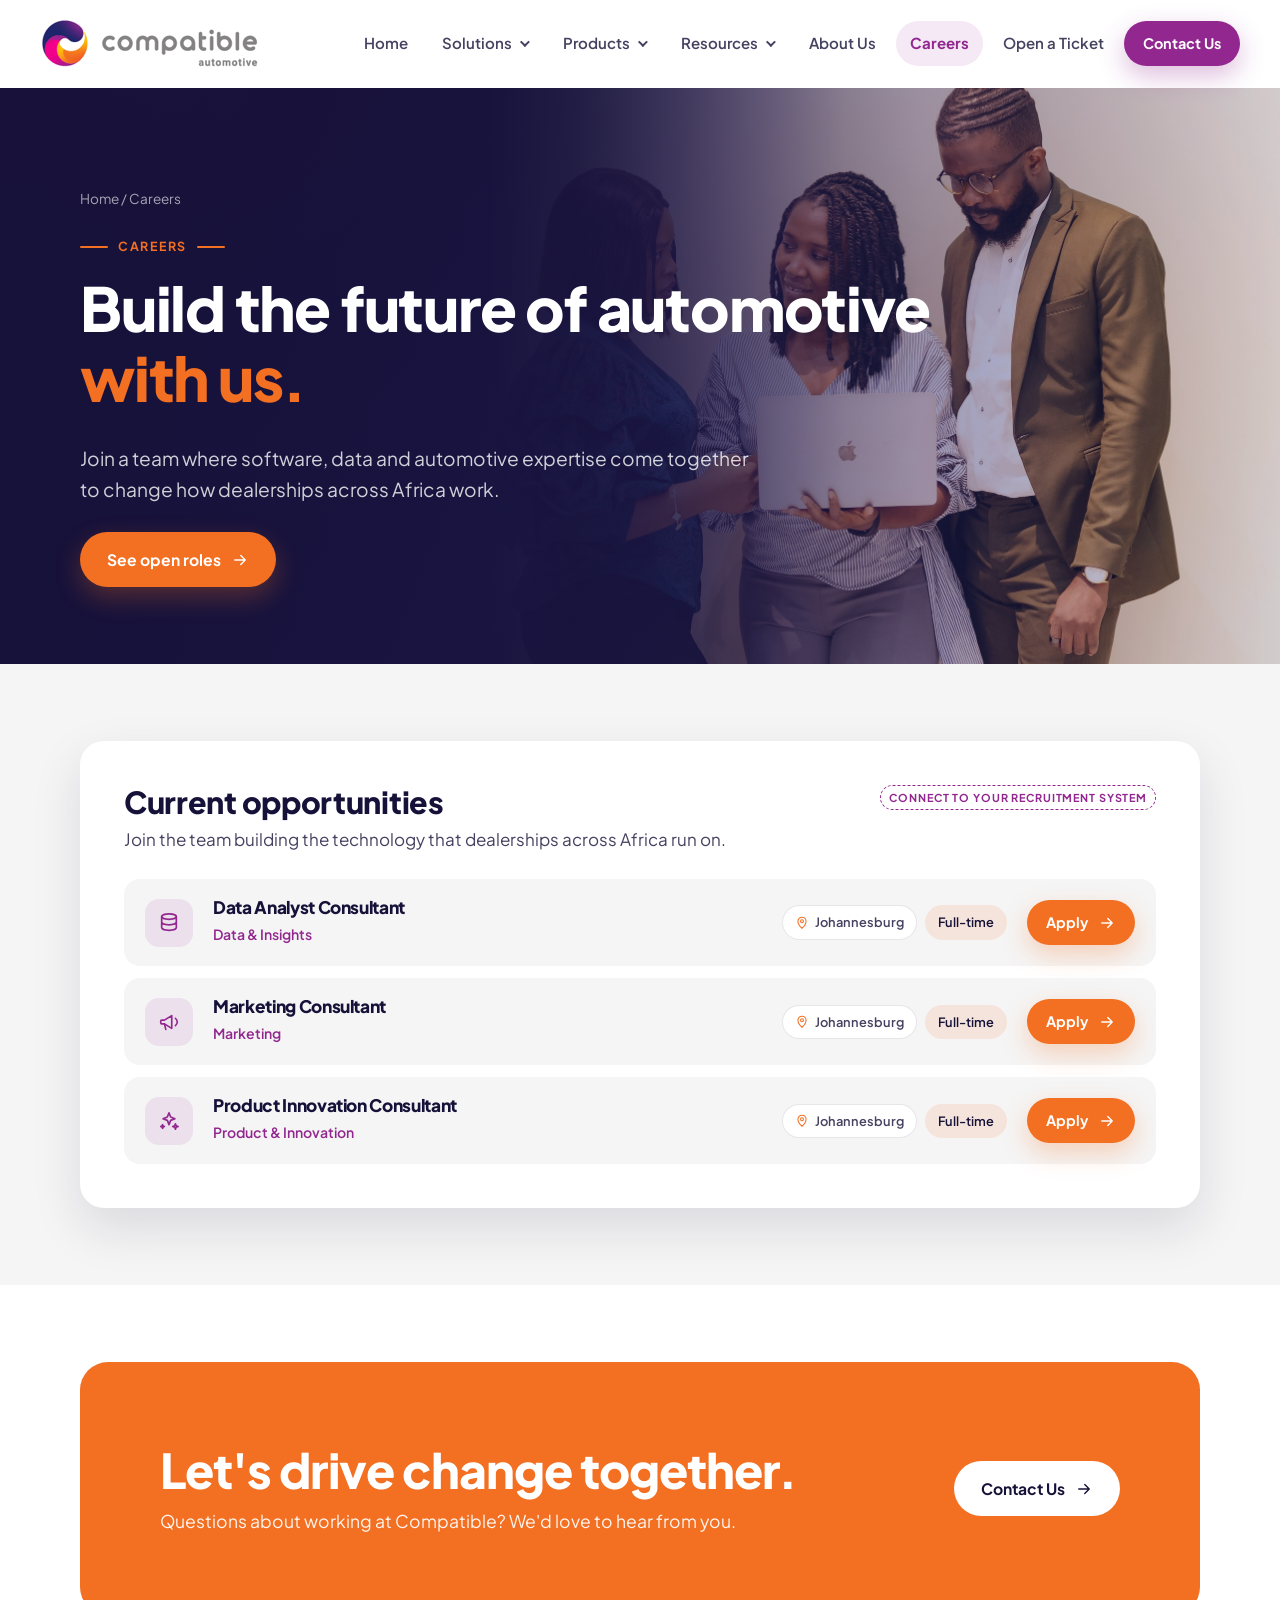
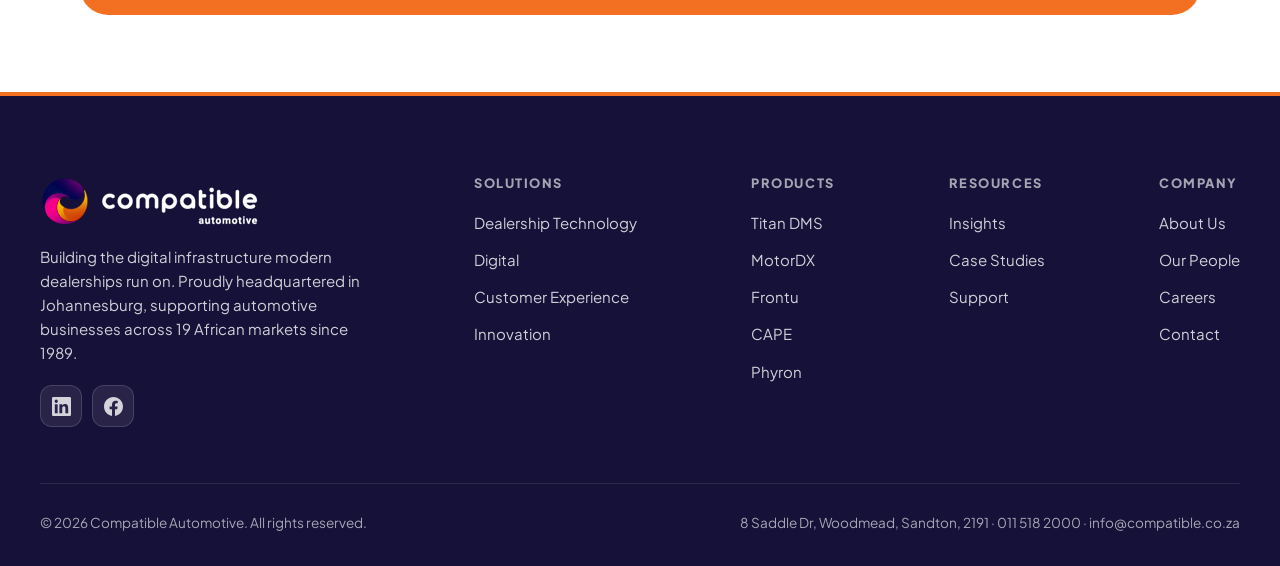
<file: careers.html>
<!doctype html>
<html lang="en-ZA" class="no-js">
<head>
  <meta charset="utf-8">
  <meta name="viewport" content="width=device-width, initial-scale=1">
  <title>Careers | Compatible Automotive</title>
  <meta name="description" content="Careers at Compatible Automotive: build the technology that dealerships across Africa run on. See current opportunities in software, support and digital.">
  <meta name="theme-color" content="#ffffff">
  <link rel="icon" href="assets/logo-mark.png">
  <link rel="preconnect" href="https://fonts.googleapis.com">
  <link rel="preconnect" href="https://fonts.gstatic.com" crossorigin>
  <link href="https://fonts.googleapis.com/css2?family=Plus+Jakarta+Sans:wght@400;500;600;700;800&display=swap" rel="stylesheet">
  <link rel="stylesheet" href="css/styles.css?v=20261015b">
</head>
<body data-page="careers">
<div id="site-header"></div>

<main id="main">
  <section class="page-hero section--brand page-hero--video page-hero--bright">
    <!-- Background photo: Unsplash eW9pQYULLb8 (team working together), Unsplash licence -->
    <div class="hero-bg" aria-hidden="true">
      <img class="hero-photo" src="assets/pages/careers.jpg" alt="">
    </div>
    <div class="container">
      <p class="breadcrumb"><a href="index.html">Home</a> / Careers</p>
      <span class="eyebrow">Careers</span>
      <h1>Build the future of automotive <span class="accent-text">with us.</span></h1>
      <p class="lead">Join a team where software, data and automotive expertise come together to change how dealerships across Africa work.</p>
      <div class="btn-row" style="margin-top:28px"><a href="#opportunities" class="btn btn--primary">See open roles <span data-icon="arrow"></span></a></div>
    </div>
  </section>

  <section class="section section--alt" id="opportunities">
    <div class="container">
      <div class="jobs reveal">
        <div class="jobs-head">
          <div>
            <h3>Current opportunities</h3>
            <p>Join the team building the technology that dealerships across Africa run on.</p>
          </div>
          <span class="ph">Connect to your recruitment system</span>
        </div>
        <ul class="job-list">
          <li class="job">
            <span class="job-ico" data-icon="data"></span>
            <div class="job-main"><h4>Data Analyst Consultant</h4><span class="job-team">Data &amp; Insights</span></div>
            <div class="job-meta"><span class="job-tag"><span data-icon="pin"></span>Johannesburg</span><span class="job-tag job-tag--type">Full-time</span></div>
            <a class="btn btn--primary btn--sm job-apply" href="contact.html?topic=General%20Enquiry">Apply <span data-icon="arrow"></span></a>
          </li>
          <li class="job">
            <span class="job-ico" data-icon="megaphone"></span>
            <div class="job-main"><h4>Marketing Consultant</h4><span class="job-team">Marketing</span></div>
            <div class="job-meta"><span class="job-tag"><span data-icon="pin"></span>Johannesburg</span><span class="job-tag job-tag--type">Full-time</span></div>
            <a class="btn btn--primary btn--sm job-apply" href="contact.html?topic=General%20Enquiry">Apply <span data-icon="arrow"></span></a>
          </li>
          <li class="job">
            <span class="job-ico" data-icon="ai"></span>
            <div class="job-main"><h4>Product Innovation Consultant</h4><span class="job-team">Product &amp; Innovation</span></div>
            <div class="job-meta"><span class="job-tag"><span data-icon="pin"></span>Johannesburg</span><span class="job-tag job-tag--type">Full-time</span></div>
            <a class="btn btn--primary btn--sm job-apply" href="contact.html?topic=General%20Enquiry">Apply <span data-icon="arrow"></span></a>
          </li>
        </ul>
      </div>
    </div>
  </section>

  <section class="section">
    <div class="container">
      <div class="cta-band reveal">
        <div><h2>Let's drive change together.</h2><p>Questions about working at Compatible? We'd love to hear from you.</p></div>
        <div class="btn-row"><a href="contact.html" class="btn btn--light">Contact Us <span data-icon="arrow"></span></a></div>
      </div>
    </div>
  </section>
</main>

<div id="site-footer"></div>
<script src="js/main.js?v=20261015b"></script>
</body>
</html>
</file>
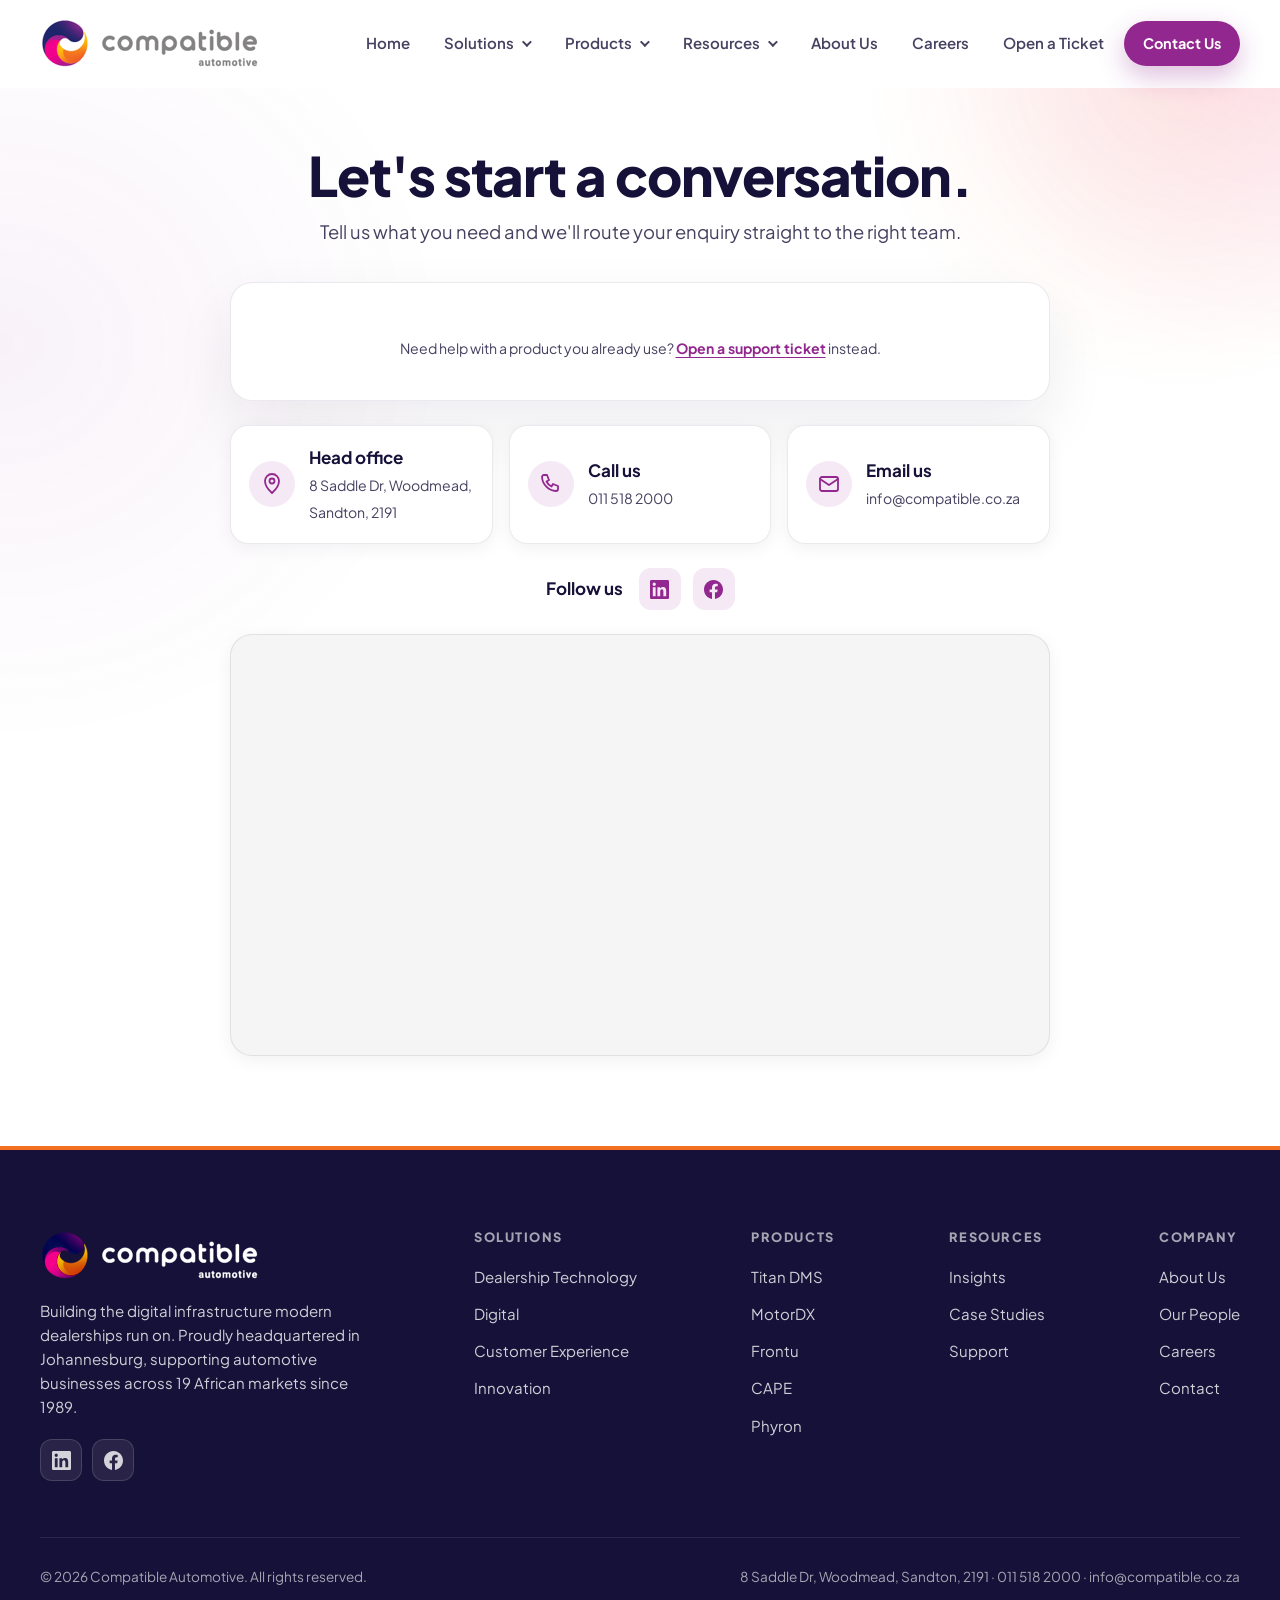
<file: contact.html>
<!doctype html>
<html lang="en-ZA" class="no-js">
<head>
  <meta charset="utf-8">
  <meta name="viewport" content="width=device-width, initial-scale=1">
  <title>Contact Us | Compatible Automotive</title>
  <meta name="description" content="Talk to Compatible Automotive about dealer management, digital marketing, websites, CRM, parts and service, or AI.">
  <meta name="theme-color" content="#ffffff">
  <link rel="icon" href="assets/logo-mark.png">
  <link rel="preconnect" href="https://fonts.googleapis.com">
  <link rel="preconnect" href="https://fonts.gstatic.com" crossorigin>
  <link href="https://fonts.googleapis.com/css2?family=Plus+Jakarta+Sans:wght@400;500;600;700;800&display=swap" rel="stylesheet">
  <link rel="stylesheet" href="css/styles.css?v=20261015b">
</head>
<body data-page="contact">
<div id="site-header"></div>

<main id="main" class="ticket-page">
  <div class="container ticket-wrap">
    <header class="ticket-intro">
      <h1>Let's start a conversation.</h1>
      <p>Tell us what you need and we'll route your enquiry straight to the right team.</p>
    </header>

    <div class="ticket-card">
      <!-- HubSpot contact form -->
      <div class="hs-form-frame" data-region="eu1" data-form-id="bfd9454d-6442-4ca6-9c2a-e5841b1192ba" data-portal-id="27224850"></div>
      <p class="ticket-note">Need help with a product you already use? <a href="ticket.html">Open a support ticket</a> instead.</p>
    </div>

    <!-- Other ways to reach us -->
    <div class="contact-ways">
      <a class="contact-way" href="https://www.google.com/maps/search/?api=1&amp;query=8+Saddle+Dr%2C+Woodmead%2C+Sandton%2C+2191" target="_blank" rel="noopener">
        <span class="ticket-step-ico" data-icon="pin"></span><div><b>Head office</b><span>8 Saddle Dr, Woodmead, Sandton, 2191</span></div>
      </a>
      <a class="contact-way" href="tel:+27115182000">
        <span class="ticket-step-ico" data-icon="phone"></span><div><b>Call us</b><span>011 518 2000</span></div>
      </a>
      <a class="contact-way" href="mailto:info@compatible.co.za">
        <span class="ticket-step-ico" data-icon="mail"></span><div><b>Email us</b><span>info@compatible.co.za</span></div>
      </a>
    </div>

    <!-- Social -->
    <div class="contact-follow">
      <span>Follow us</span>
      <a class="social-btn social-btn--light" data-social="linkedin" href="https://za.linkedin.com/company/compatibleautomotive" target="_blank" rel="noopener" aria-label="Compatible Automotive on LinkedIn"></a>
      <a class="social-btn social-btn--light" data-social="facebook" href="https://www.facebook.com/compatibleautomotive/" target="_blank" rel="noopener" aria-label="Compatible Automotive on Facebook"></a>
    </div>

    <!-- Map -->
    <div class="contact-map">
      <iframe title="Map showing Compatible Automotive's head office at 8 Saddle Dr, Woodmead, Sandton" src="https://www.google.com/maps?q=Compatible+Automotive,+8+Saddle+Dr,+Woodmead,+Sandton,+2191&amp;output=embed" loading="lazy" referrerpolicy="no-referrer-when-downgrade" allowfullscreen></iframe>
    </div>
  </div>
</main>

<div id="site-footer"></div>
<script src="js/main.js?v=20261015b"></script>
<script src="https://js-eu1.hsforms.net/forms/embed/27224850.js" defer></script>
</body>
</html>
</file>
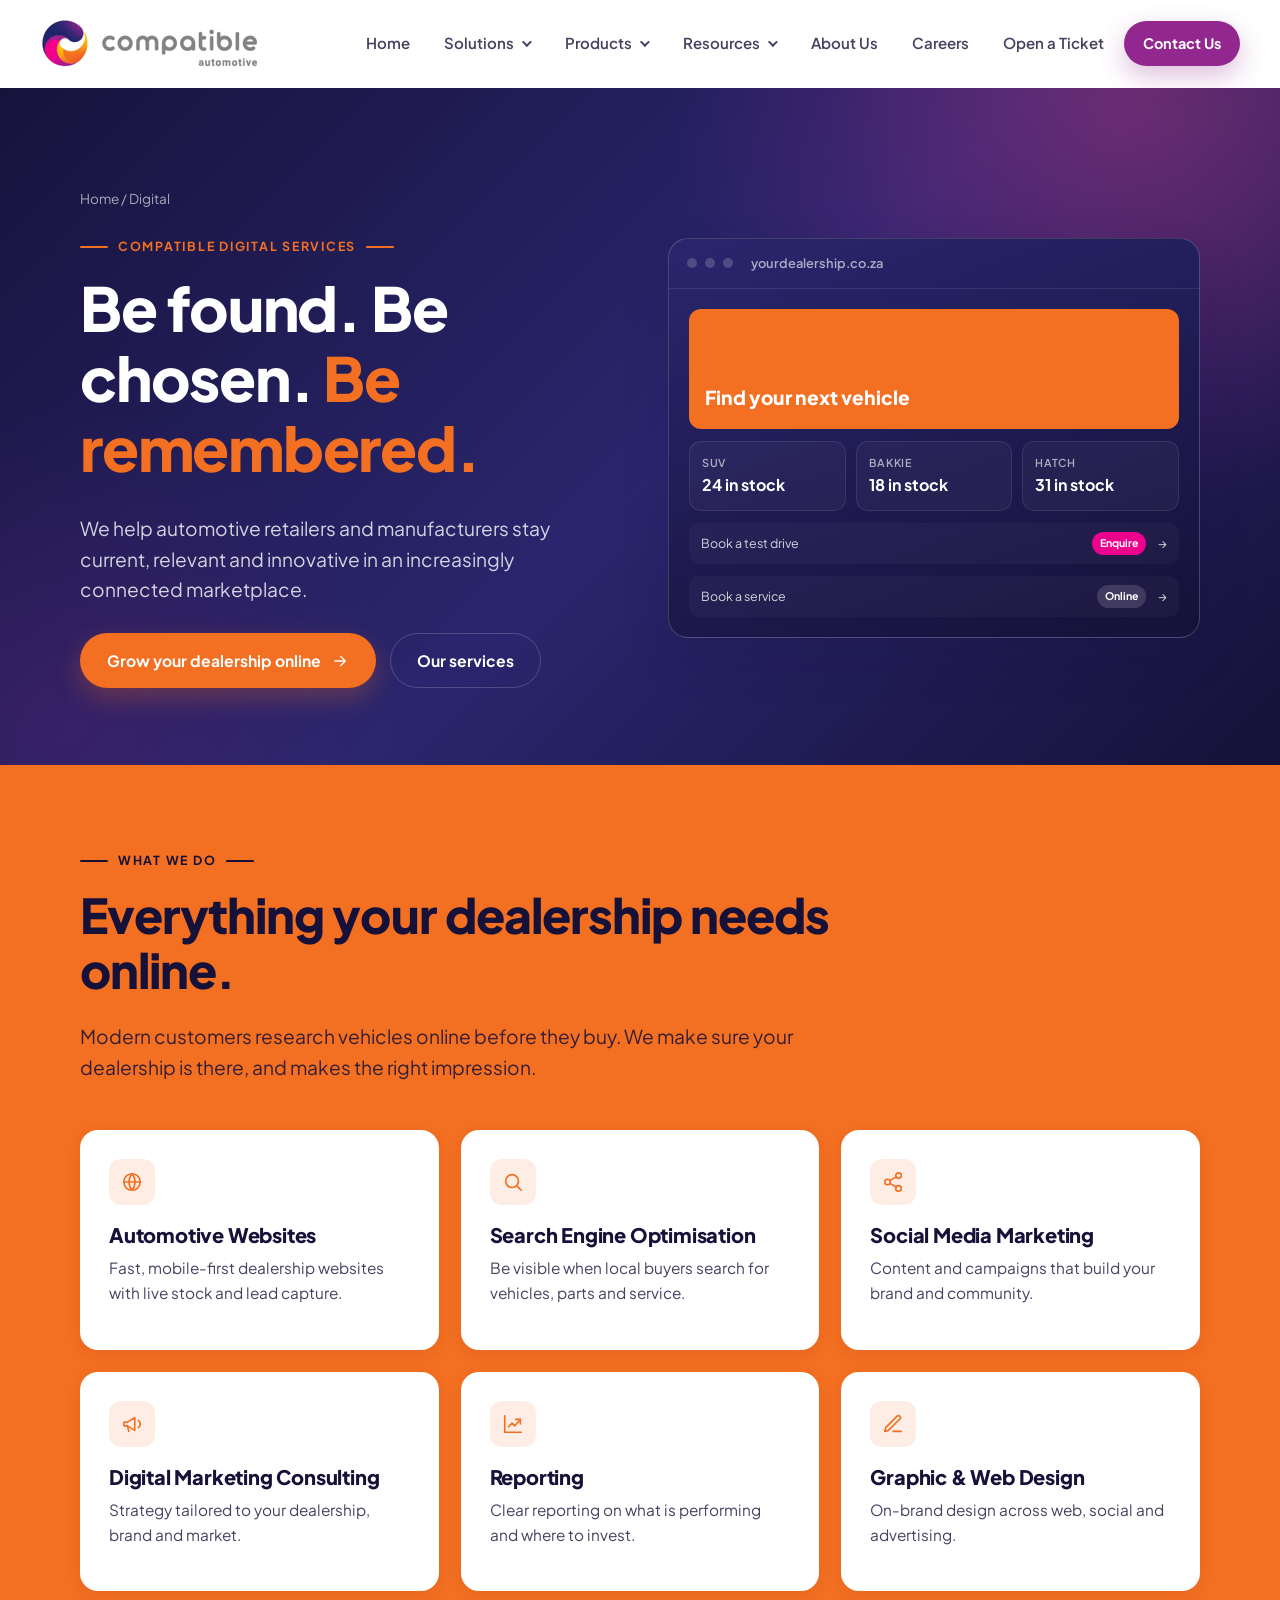
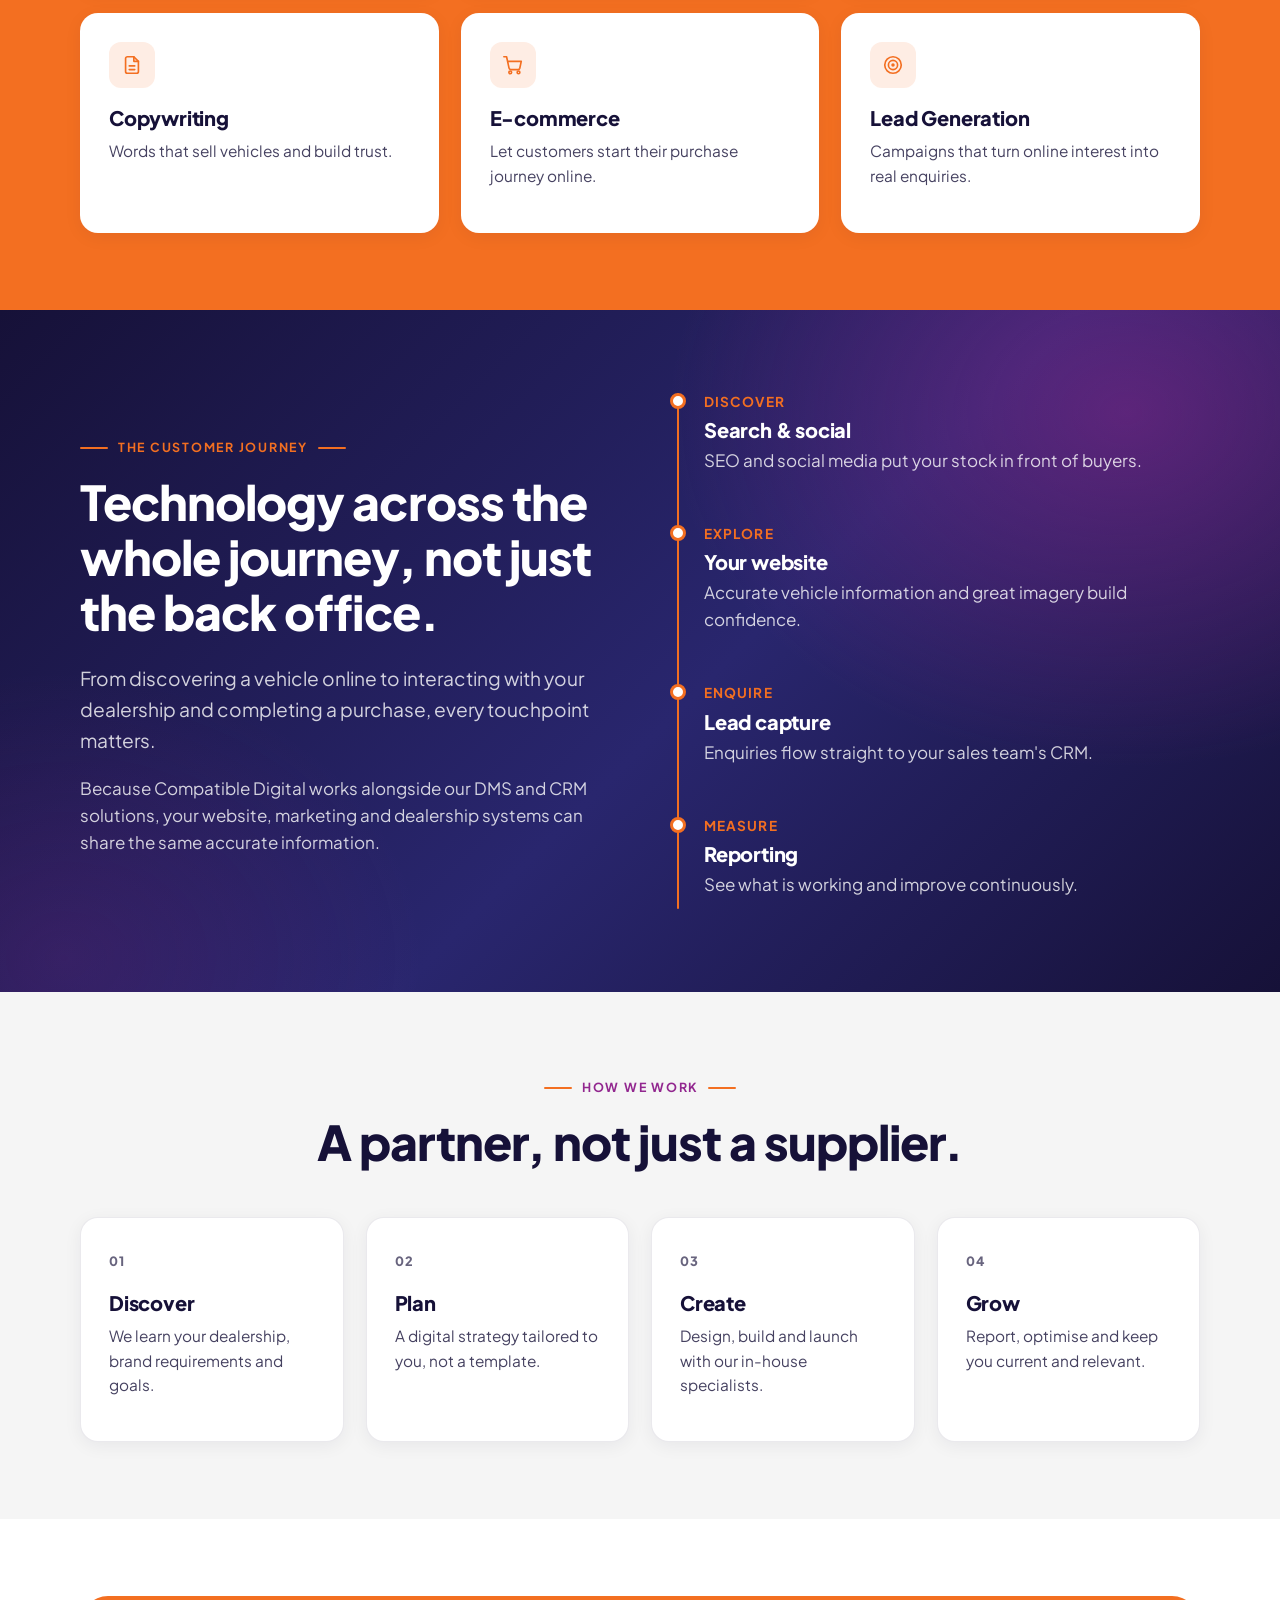
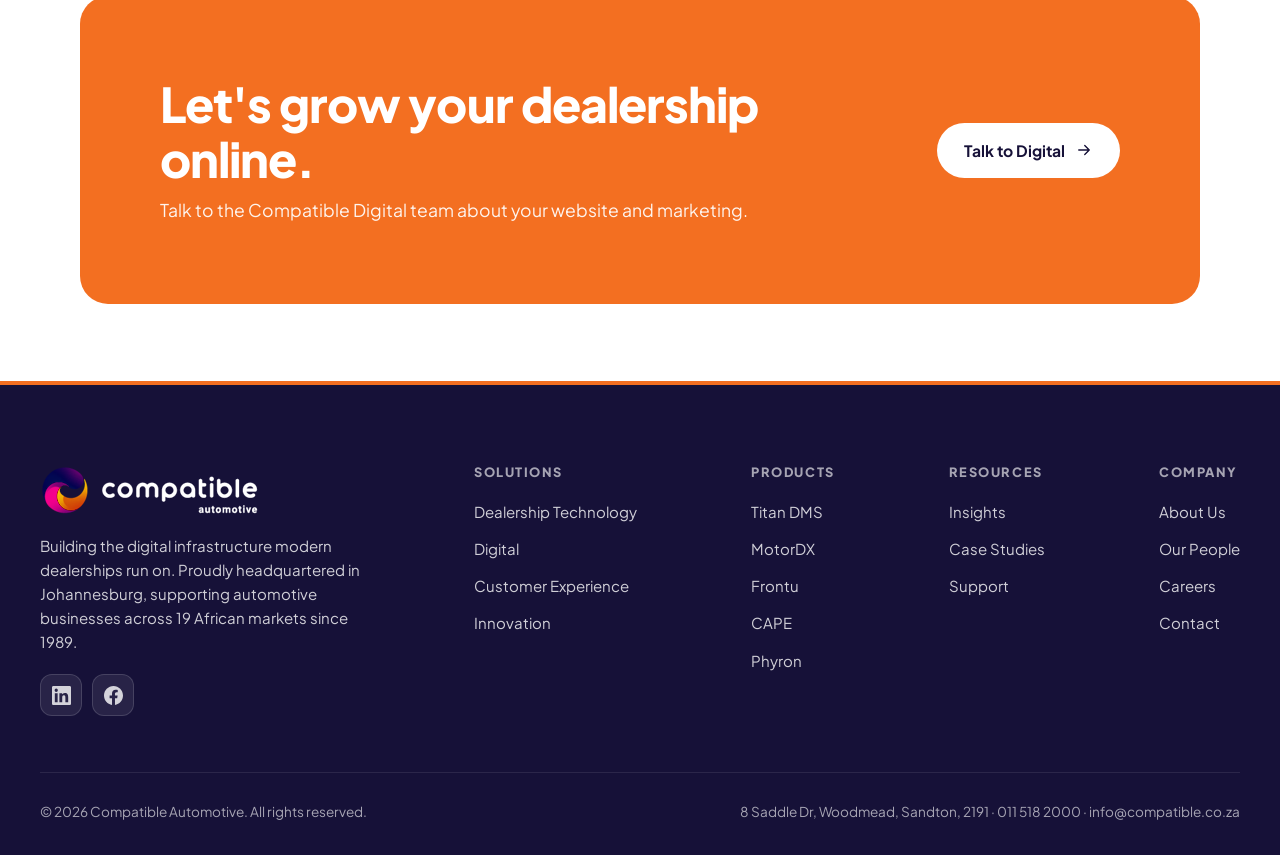
<file: digital.html>
<!doctype html>
<html lang="en-ZA" class="no-js">
<head>
  <meta charset="utf-8">
  <meta name="viewport" content="width=device-width, initial-scale=1">
  <title>Compatible Digital | Compatible Automotive</title>
  <meta name="description" content="Automotive websites, SEO, social media, digital marketing consulting, reporting, design and copywriting for dealerships and manufacturers.">
  <meta name="theme-color" content="#ffffff">
  <link rel="icon" href="assets/logo-mark.png">
  <link rel="preconnect" href="https://fonts.googleapis.com">
  <link rel="preconnect" href="https://fonts.gstatic.com" crossorigin>
  <link href="https://fonts.googleapis.com/css2?family=Plus+Jakarta+Sans:wght@400;500;600;700;800&display=swap" rel="stylesheet">
  <link rel="stylesheet" href="css/styles.css?v=20261015b">
</head>
<body data-page="digital">
<div id="site-header"></div>

<main id="main">
  <section class="page-hero section--brand">
    <div class="container split">
      <div>
        <p class="breadcrumb"><a href="index.html">Home</a> / Digital</p>
        <span class="eyebrow">Compatible Digital Services</span>
        <h1>Be found. Be chosen. <span class="accent-text">Be remembered.</span></h1>
        <p class="lead">We help automotive retailers and manufacturers stay current, relevant and innovative in an increasingly connected marketplace.</p>
        <div class="btn-row" style="margin-top:28px">
          <a href="contact.html?topic=Digital%20Marketing" class="btn btn--primary">Grow your dealership online <span data-icon="arrow"></span></a>
          <a href="#services" class="btn btn--ghost">Our services</a>
        </div>
      </div>
      <!-- Website preview mock -->
      <div class="screen" aria-label="Illustration of a dealership website">
        <div class="dash-bar"><i></i><i></i><i></i><span>yourdealership.co.za</span></div>
        <div class="screen-body" style="display:grid;gap:12px">
          <div style="height:120px;border-radius:12px;background:var(--accent);display:flex;align-items:flex-end;padding:16px;font-weight:800;font-size:1.2rem">Find your next vehicle</div>
          <div style="display:grid;grid-template-columns:repeat(3,1fr);gap:10px">
            <div class="kpi"><small>SUV</small><b style="font-size:1rem">24 in stock</b></div>
            <div class="kpi"><small>Bakkie</small><b style="font-size:1rem">18 in stock</b></div>
            <div class="kpi"><small>Hatch</small><b style="font-size:1rem">31 in stock</b></div>
          </div>
          <div class="dash-row"><span>Book a test drive</span><span class="pill pill--pink">Enquire</span><span>→</span></div>
          <div class="dash-row"><span>Book a service</span><span class="pill pill--green">Online</span><span>→</span></div>
        </div>
      </div>
    </div>
  </section>

  <section class="section section--orange" id="services">
    <div class="container">
      <div class="section-head reveal">
        <span class="eyebrow">What we do</span>
        <h2>Everything your dealership needs online.</h2>
        <p class="lead">Modern customers research vehicles online before they buy. We make sure your dealership is there, and makes the right impression.</p>
      </div>
      <div class="grid grid-3">
        <article class="card card--glow reveal"><span class="ico" data-icon="globe"></span><h3>Automotive Websites</h3><p>Fast, mobile-first dealership websites with live stock and lead capture.</p></article>
        <article class="card card--glow reveal"><span class="ico" data-icon="search"></span><h3>Search Engine Optimisation</h3><p>Be visible when local buyers search for vehicles, parts and service.</p></article>
        <article class="card card--glow reveal"><span class="ico" data-icon="share"></span><h3>Social Media Marketing</h3><p>Content and campaigns that build your brand and community.</p></article>
        <article class="card card--glow reveal"><span class="ico" data-icon="megaphone"></span><h3>Digital Marketing Consulting</h3><p>Strategy tailored to your dealership, brand and market.</p></article>
        <article class="card card--glow reveal"><span class="ico" data-icon="chart"></span><h3>Reporting</h3><p>Clear reporting on what is performing and where to invest.</p></article>
        <article class="card card--glow reveal"><span class="ico" data-icon="pen"></span><h3>Graphic &amp; Web Design</h3><p>On-brand design across web, social and advertising.</p></article>
        <article class="card card--glow reveal"><span class="ico" data-icon="file"></span><h3>Copywriting</h3><p>Words that sell vehicles and build trust.</p></article>
        <article class="card card--glow reveal"><span class="ico" data-icon="cart"></span><h3>E-commerce</h3><p>Let customers start their purchase journey online.</p></article>
        <article class="card card--glow reveal"><span class="ico" data-icon="target"></span><h3>Lead Generation</h3><p>Campaigns that turn online interest into real enquiries.</p></article>
      </div>
    </div>
  </section>

  <section class="section section--brand">
    <div class="container split">
      <div class="reveal">
        <span class="eyebrow">The customer journey</span>
        <h2>Technology across the whole journey, not just the back office.</h2>
        <p class="lead">From discovering a vehicle online to interacting with your dealership and completing a purchase, every touchpoint matters.</p>
        <p>Because Compatible Digital works alongside our DMS and CRM solutions, your website, marketing and dealership systems can share the same accurate information.</p>
      </div>
      <div class="timeline reveal">
        <div class="tl-item"><b>DISCOVER</b><h3>Search &amp; social</h3><p>SEO and social media put your stock in front of buyers.</p></div>
        <div class="tl-item"><b>EXPLORE</b><h3>Your website</h3><p>Accurate vehicle information and great imagery build confidence.</p></div>
        <div class="tl-item"><b>ENQUIRE</b><h3>Lead capture</h3><p>Enquiries flow straight to your sales team's CRM.</p></div>
        <div class="tl-item"><b>MEASURE</b><h3>Reporting</h3><p>See what is working and improve continuously.</p></div>
      </div>
    </div>
  </section>

  <section class="section section--alt">
    <div class="container">
      <div class="section-head center reveal">
        <span class="eyebrow">How we work</span>
        <h2>A partner, not just a supplier.</h2>
      </div>
      <div class="grid grid-4">
        <div class="card reveal"><span class="card-num">01</span><h3>Discover</h3><p>We learn your dealership, brand requirements and goals.</p></div>
        <div class="card reveal"><span class="card-num">02</span><h3>Plan</h3><p>A digital strategy tailored to you, not a template.</p></div>
        <div class="card reveal"><span class="card-num">03</span><h3>Create</h3><p>Design, build and launch with our in-house specialists.</p></div>
        <div class="card reveal"><span class="card-num">04</span><h3>Grow</h3><p>Report, optimise and keep you current and relevant.</p></div>
      </div>
    </div>
  </section>

  <section class="section">
    <div class="container">
      <div class="cta-band reveal">
        <div><h2>Let's grow your dealership online.</h2><p>Talk to the Compatible Digital team about your website and marketing.</p></div>
        <div class="btn-row"><a href="contact.html?topic=Digital%20Marketing" class="btn btn--light">Talk to Digital <span data-icon="arrow"></span></a></div>
      </div>
    </div>
  </section>
</main>

<div id="site-footer"></div>
<script src="js/main.js?v=20261015b"></script>
</body>
</html>
</file>
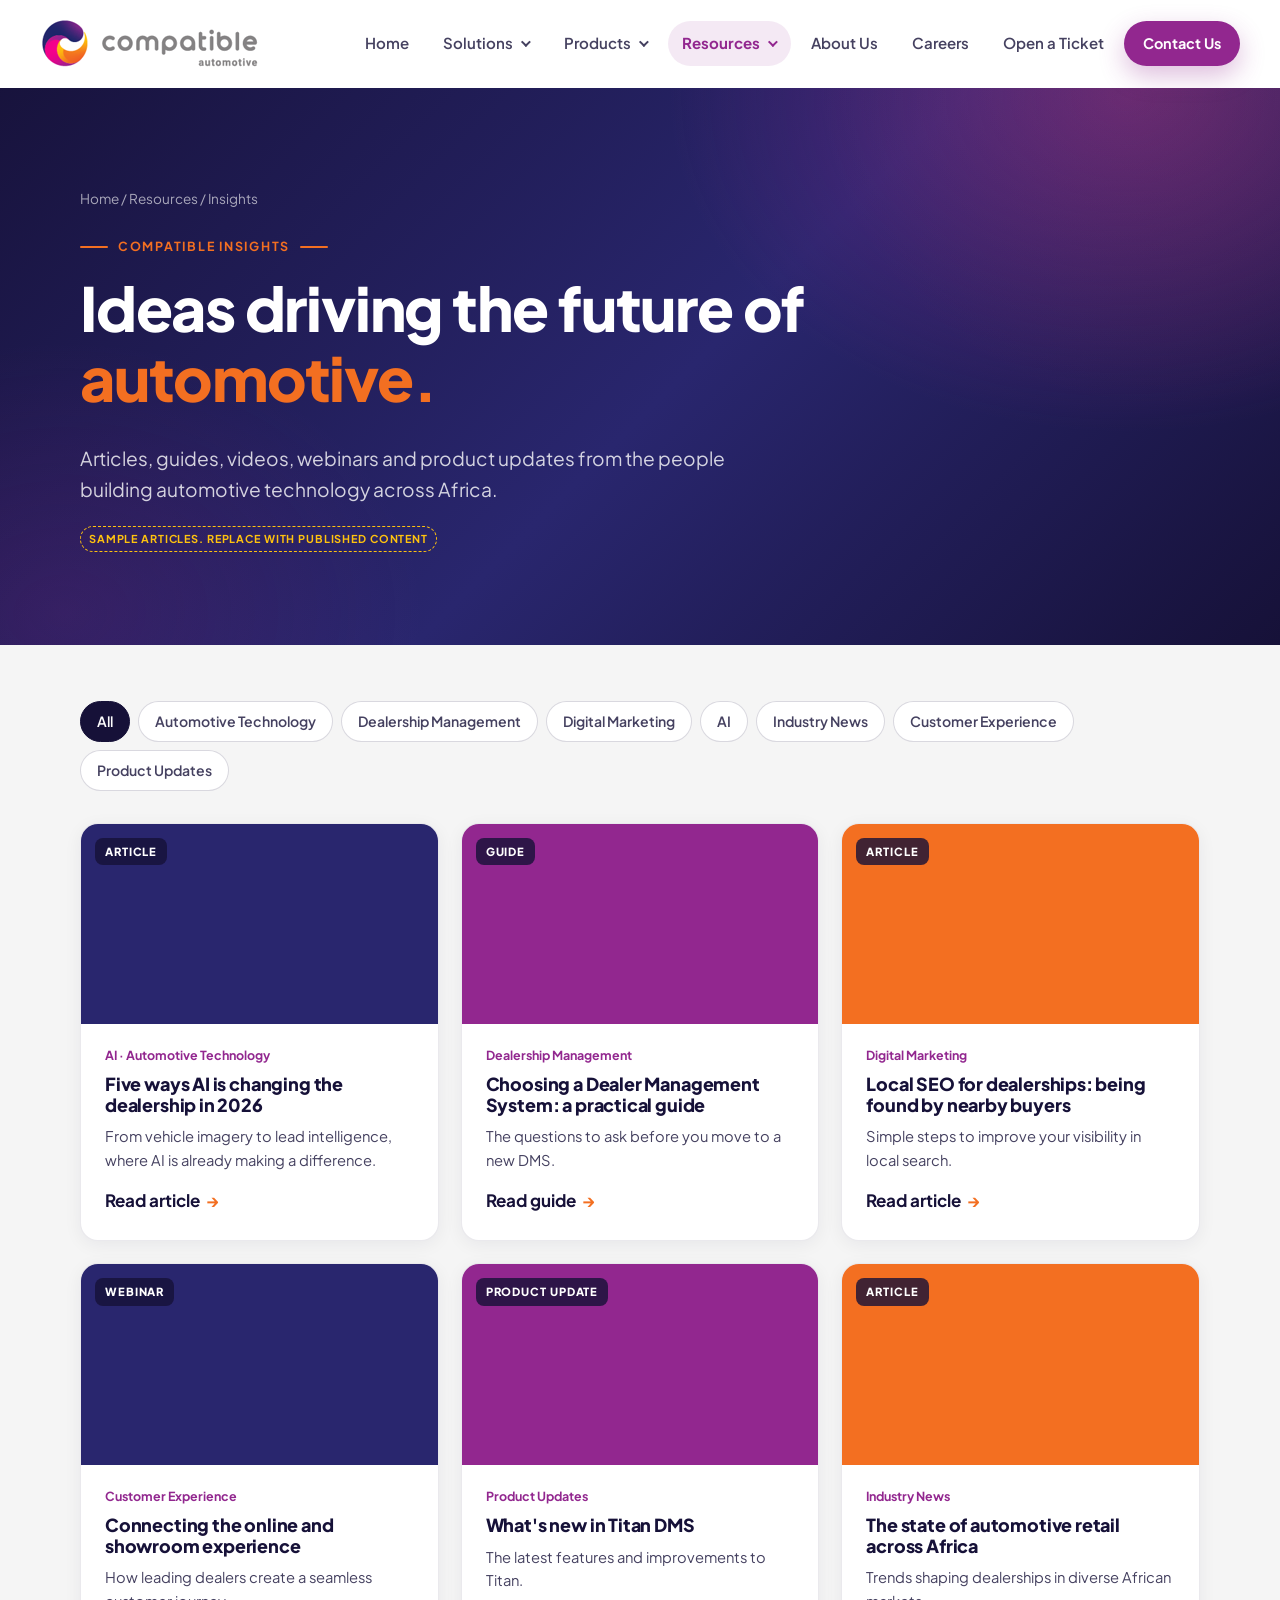
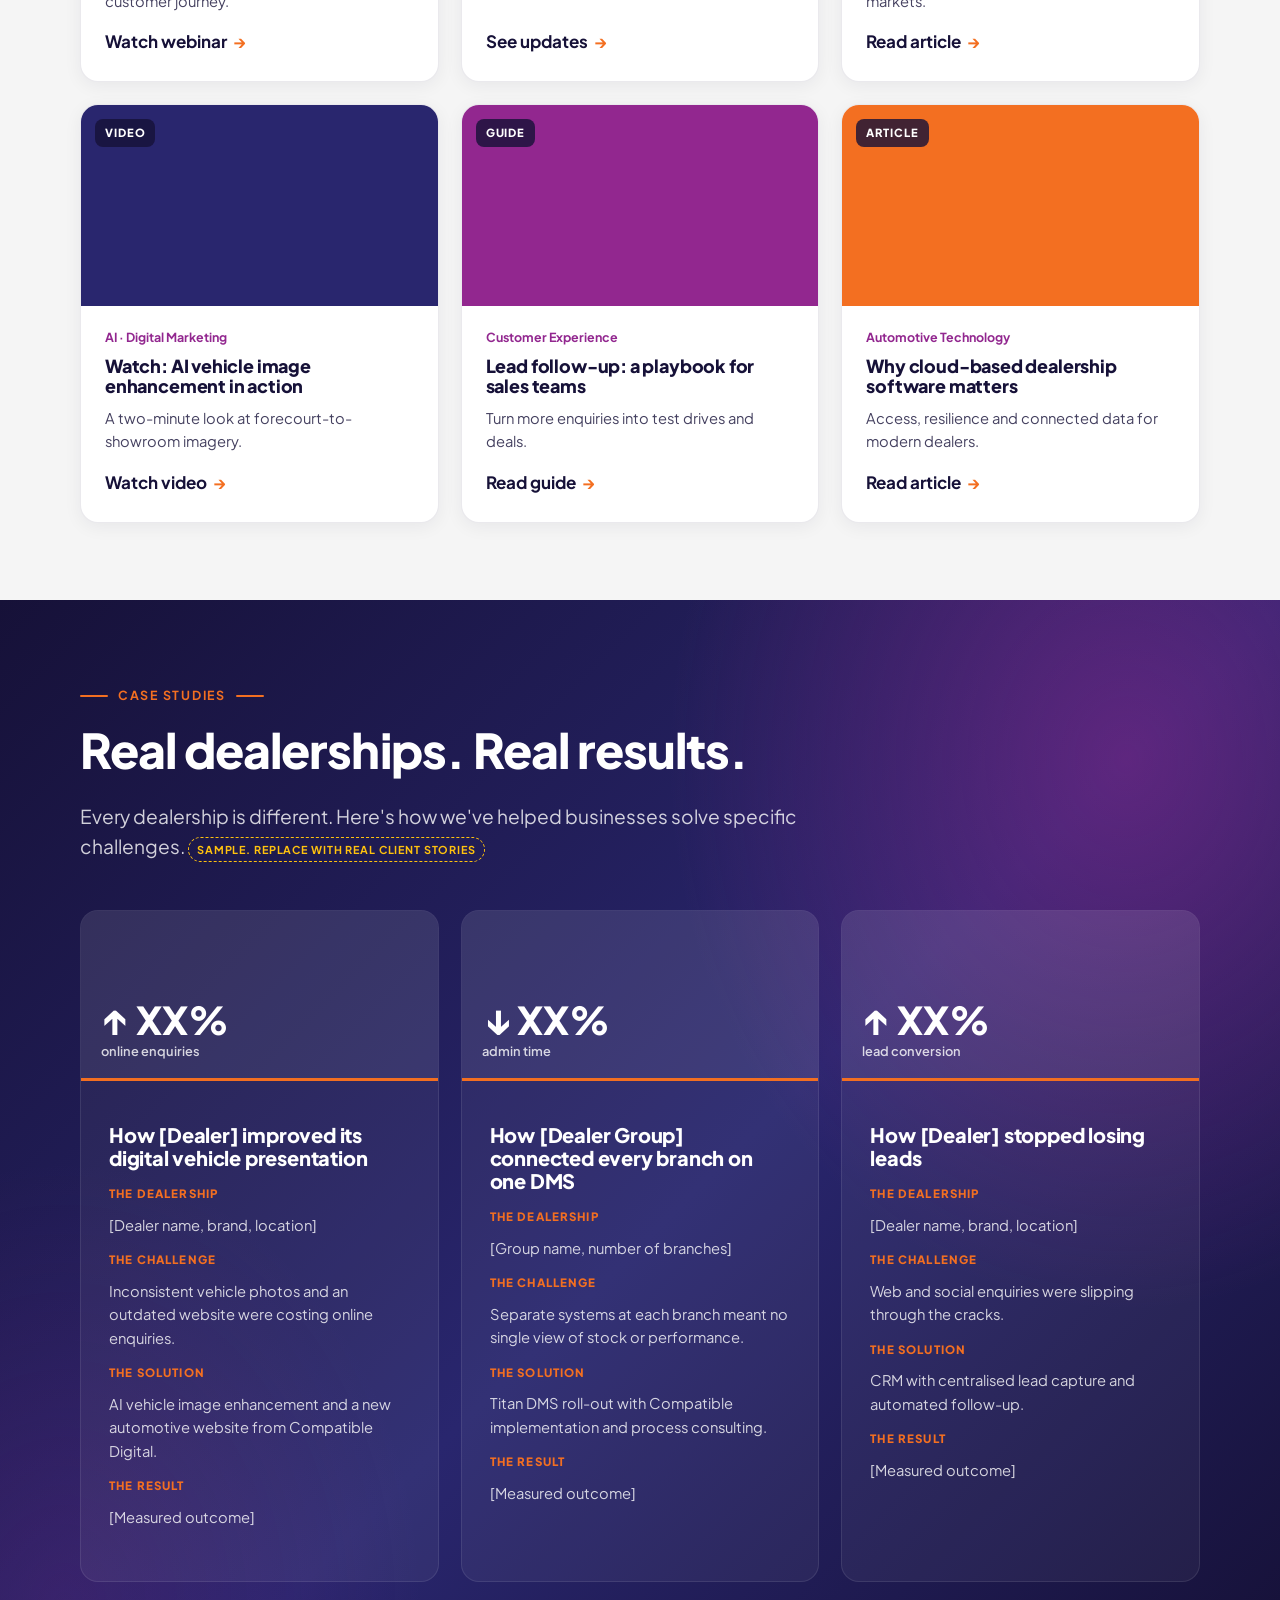
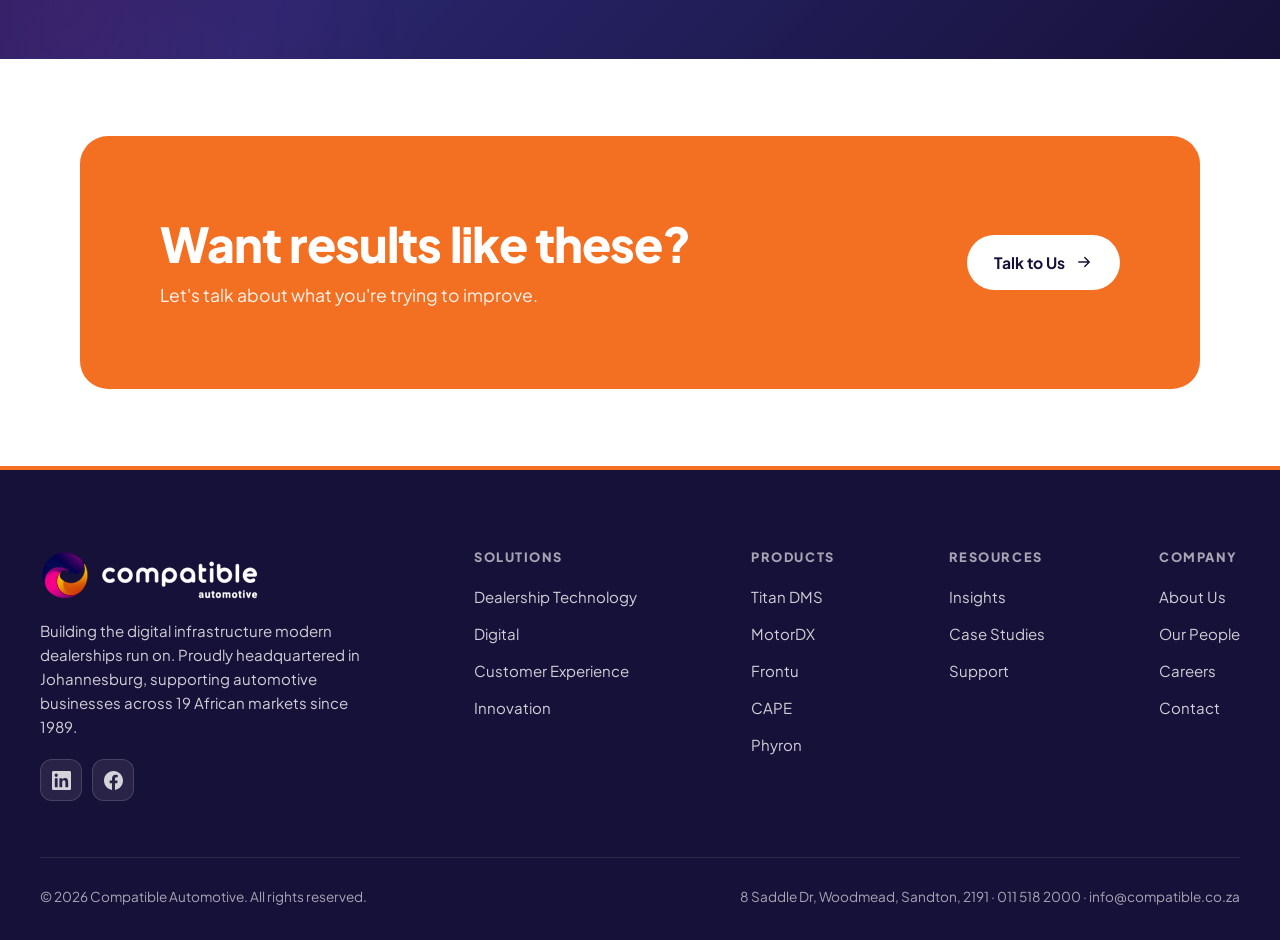
<file: insights.html>
<!doctype html>
<html lang="en-ZA" class="no-js">
<head>
  <meta charset="utf-8">
  <meta name="viewport" content="width=device-width, initial-scale=1">
  <title>Insights &amp; Case Studies | Compatible Automotive</title>
  <meta name="description" content="Articles, guides, videos, webinars, product updates and case studies on automotive technology, dealership management, digital marketing and AI.">
  <meta name="theme-color" content="#ffffff">
  <link rel="icon" href="assets/logo-mark.png">
  <link rel="preconnect" href="https://fonts.googleapis.com">
  <link rel="preconnect" href="https://fonts.gstatic.com" crossorigin>
  <link href="https://fonts.googleapis.com/css2?family=Plus+Jakarta+Sans:wght@400;500;600;700;800&display=swap" rel="stylesheet">
  <link rel="stylesheet" href="css/styles.css?v=20261015b">
</head>
<body data-page="resources">
<div id="site-header"></div>

<main id="main">
  <section class="page-hero section--brand">
    <div class="container">
      <p class="breadcrumb"><a href="index.html">Home</a> / Resources / Insights</p>
      <span class="eyebrow">Compatible Insights</span>
      <h1>Ideas driving the future of <span class="accent-text">automotive.</span></h1>
      <p class="lead">Articles, guides, videos, webinars and product updates from the people building automotive technology across Africa.</p>
      <p><span class="ph">Sample articles. Replace with published content</span></p>
    </div>
  </section>

  <section class="section section--alt" style="padding-top:56px">
    <div class="container">
      <div class="filters" data-filter-group role="group" aria-label="Filter insights">
        <button class="chip on" data-filter="all" aria-pressed="true">All</button>
        <button class="chip" data-filter="tech" aria-pressed="false">Automotive Technology</button>
        <button class="chip" data-filter="dms" aria-pressed="false">Dealership Management</button>
        <button class="chip" data-filter="digital" aria-pressed="false">Digital Marketing</button>
        <button class="chip" data-filter="ai" aria-pressed="false">AI</button>
        <button class="chip" data-filter="news" aria-pressed="false">Industry News</button>
        <button class="chip" data-filter="cx" aria-pressed="false">Customer Experience</button>
        <button class="chip" data-filter="updates" aria-pressed="false">Product Updates</button>
      </div>

      <div class="grid grid-3">
        <article class="card post" data-cat="ai tech" data-type="article">
          <div class="post-img" style="background:#29266e"><span class="type">Article</span></div>
          <div class="post-body"><span class="cat">AI · Automotive Technology</span><h3>Five ways AI is changing the dealership in 2026</h3><p>From vehicle imagery to lead intelligence, where AI is already making a difference.</p><a class="link-arrow" href="#">Read article</a></div>
        </article>
        <article class="card post" data-cat="dms" data-type="guide">
          <div class="post-img" style="background:#92278f"><span class="type">Guide</span></div>
          <div class="post-body"><span class="cat">Dealership Management</span><h3>Choosing a Dealer Management System: a practical guide</h3><p>The questions to ask before you move to a new DMS.</p><a class="link-arrow" href="#">Read guide</a></div>
        </article>
        <article class="card post" data-cat="digital" data-type="article">
          <div class="post-img" style="background:#f36f21"><span class="type">Article</span></div>
          <div class="post-body"><span class="cat">Digital Marketing</span><h3>Local SEO for dealerships: being found by nearby buyers</h3><p>Simple steps to improve your visibility in local search.</p><a class="link-arrow" href="#">Read article</a></div>
        </article>
        <article class="card post" data-cat="cx" data-type="webinar">
          <div class="post-img" style="background:#29266e"><span class="type">Webinar</span></div>
          <div class="post-body"><span class="cat">Customer Experience</span><h3>Connecting the online and showroom experience</h3><p>How leading dealers create a seamless customer journey.</p><a class="link-arrow" href="#">Watch webinar</a></div>
        </article>
        <article class="card post" data-cat="updates dms" data-type="update">
          <div class="post-img" style="background:#92278f"><span class="type">Product Update</span></div>
          <div class="post-body"><span class="cat">Product Updates</span><h3>What's new in Titan DMS</h3><p>The latest features and improvements to Titan.</p><a class="link-arrow" href="#">See updates</a></div>
        </article>
        <article class="card post" data-cat="news" data-type="article">
          <div class="post-img" style="background:#f36f21"><span class="type">Article</span></div>
          <div class="post-body"><span class="cat">Industry News</span><h3>The state of automotive retail across Africa</h3><p>Trends shaping dealerships in diverse African markets.</p><a class="link-arrow" href="#">Read article</a></div>
        </article>
        <article class="card post" data-cat="ai digital" data-type="video">
          <div class="post-img" style="background:#29266e"><span class="type">Video</span></div>
          <div class="post-body"><span class="cat">AI · Digital Marketing</span><h3>Watch: AI vehicle image enhancement in action</h3><p>A two-minute look at forecourt-to-showroom imagery.</p><a class="link-arrow" href="#">Watch video</a></div>
        </article>
        <article class="card post" data-cat="cx dms" data-type="guide">
          <div class="post-img" style="background:#92278f"><span class="type">Guide</span></div>
          <div class="post-body"><span class="cat">Customer Experience</span><h3>Lead follow-up: a playbook for sales teams</h3><p>Turn more enquiries into test drives and deals.</p><a class="link-arrow" href="#">Read guide</a></div>
        </article>
        <article class="card post" data-cat="tech" data-type="article">
          <div class="post-img" style="background:#f36f21"><span class="type">Article</span></div>
          <div class="post-body"><span class="cat">Automotive Technology</span><h3>Why cloud-based dealership software matters</h3><p>Access, resilience and connected data for modern dealers.</p><a class="link-arrow" href="#">Read article</a></div>
        </article>
      </div>
    </div>
  </section>

  <!-- Case studies -->
  <section class="section section--brand" id="case-studies">
    <div class="container">
      <div class="section-head reveal">
        <span class="eyebrow">Case studies</span>
        <h2>Real dealerships. Real results.</h2>
        <p class="lead">Every dealership is different. Here's how we've helped businesses solve specific challenges. <span class="ph">Sample. Replace with real client stories</span></p>
      </div>
      <div class="grid grid-3">
        <article class="card case reveal">
          <div class="case-top"><div class="result">↑ XX%<small>online enquiries</small></div></div>
          <div class="case-body">
            <h3>How [Dealer] improved its digital vehicle presentation</h3>
            <dl>
              <dt>The dealership</dt><dd>[Dealer name, brand, location]</dd>
              <dt>The challenge</dt><dd>Inconsistent vehicle photos and an outdated website were costing online enquiries.</dd>
              <dt>The solution</dt><dd>AI vehicle image enhancement and a new automotive website from Compatible Digital.</dd>
              <dt>The result</dt><dd>[Measured outcome]</dd>
            </dl>
          </div>
        </article>
        <article class="card case reveal">
          <div class="case-top"><div class="result">↓ XX%<small>admin time</small></div></div>
          <div class="case-body">
            <h3>How [Dealer Group] connected every branch on one DMS</h3>
            <dl>
              <dt>The dealership</dt><dd>[Group name, number of branches]</dd>
              <dt>The challenge</dt><dd>Separate systems at each branch meant no single view of stock or performance.</dd>
              <dt>The solution</dt><dd>Titan DMS roll-out with Compatible implementation and process consulting.</dd>
              <dt>The result</dt><dd>[Measured outcome]</dd>
            </dl>
          </div>
        </article>
        <article class="card case reveal">
          <div class="case-top"><div class="result">↑ XX%<small>lead conversion</small></div></div>
          <div class="case-body">
            <h3>How [Dealer] stopped losing leads</h3>
            <dl>
              <dt>The dealership</dt><dd>[Dealer name, brand, location]</dd>
              <dt>The challenge</dt><dd>Web and social enquiries were slipping through the cracks.</dd>
              <dt>The solution</dt><dd>CRM with centralised lead capture and automated follow-up.</dd>
              <dt>The result</dt><dd>[Measured outcome]</dd>
            </dl>
          </div>
        </article>
      </div>
    </div>
  </section>

  <section class="section">
    <div class="container">
      <div class="cta-band reveal">
        <div><h2>Want results like these?</h2><p>Let's talk about what you're trying to improve.</p></div>
        <div class="btn-row"><a href="contact.html" class="btn btn--light">Talk to Us <span data-icon="arrow"></span></a></div>
      </div>
    </div>
  </section>
</main>

<div id="site-footer"></div>
<script src="js/main.js?v=20261015b"></script>
</body>
</html>
</file>
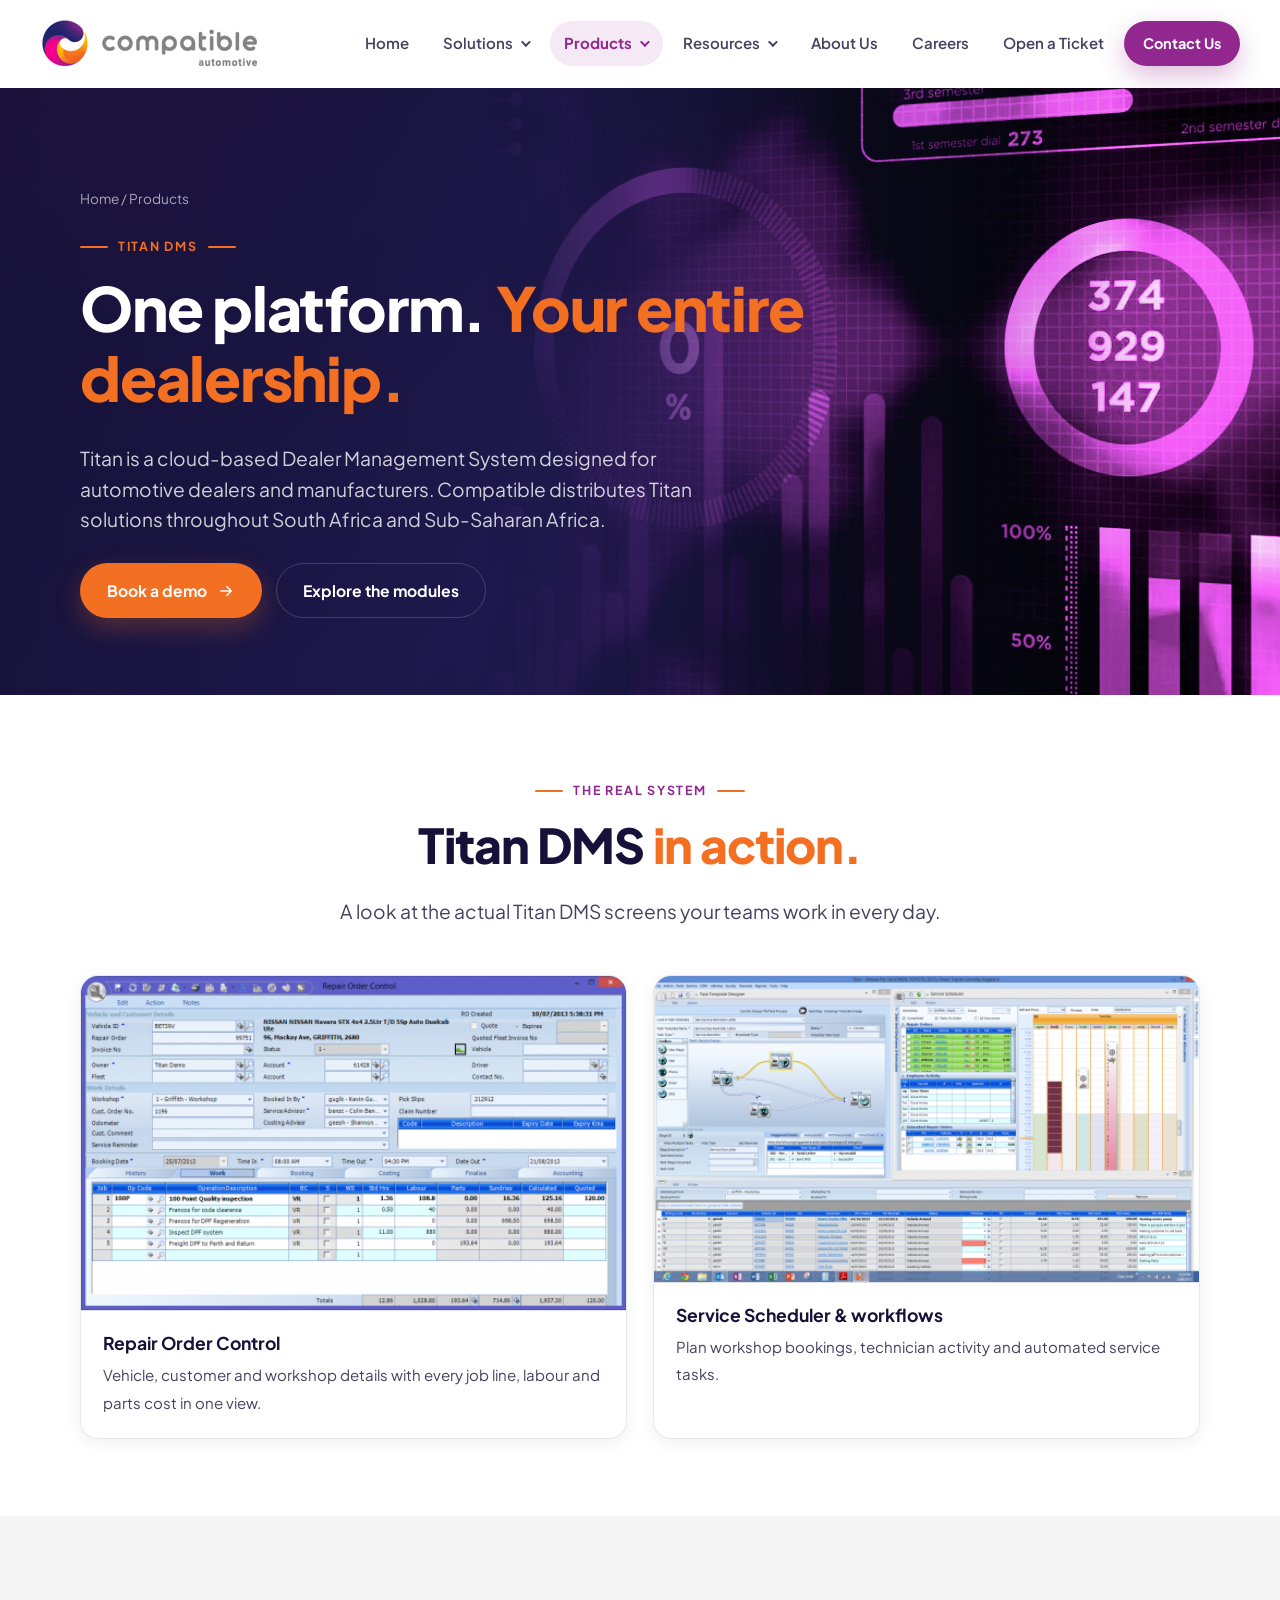
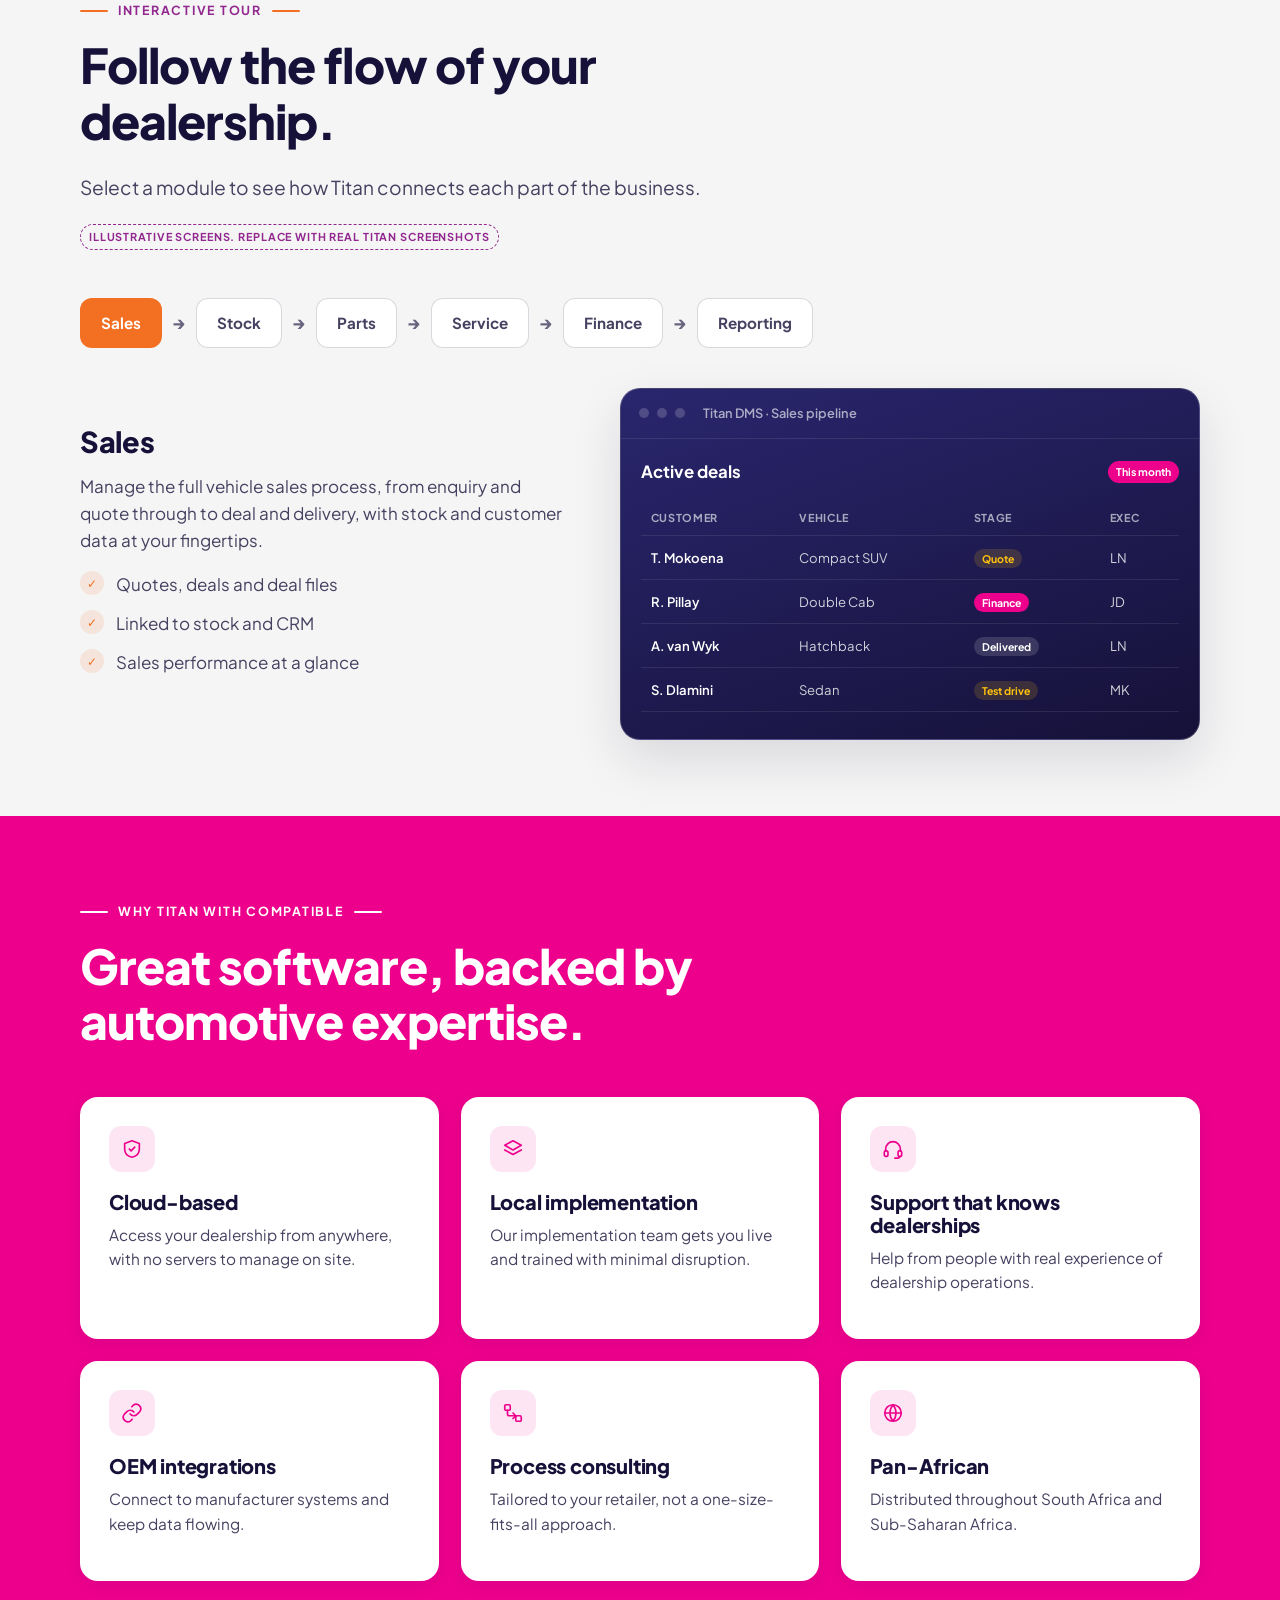
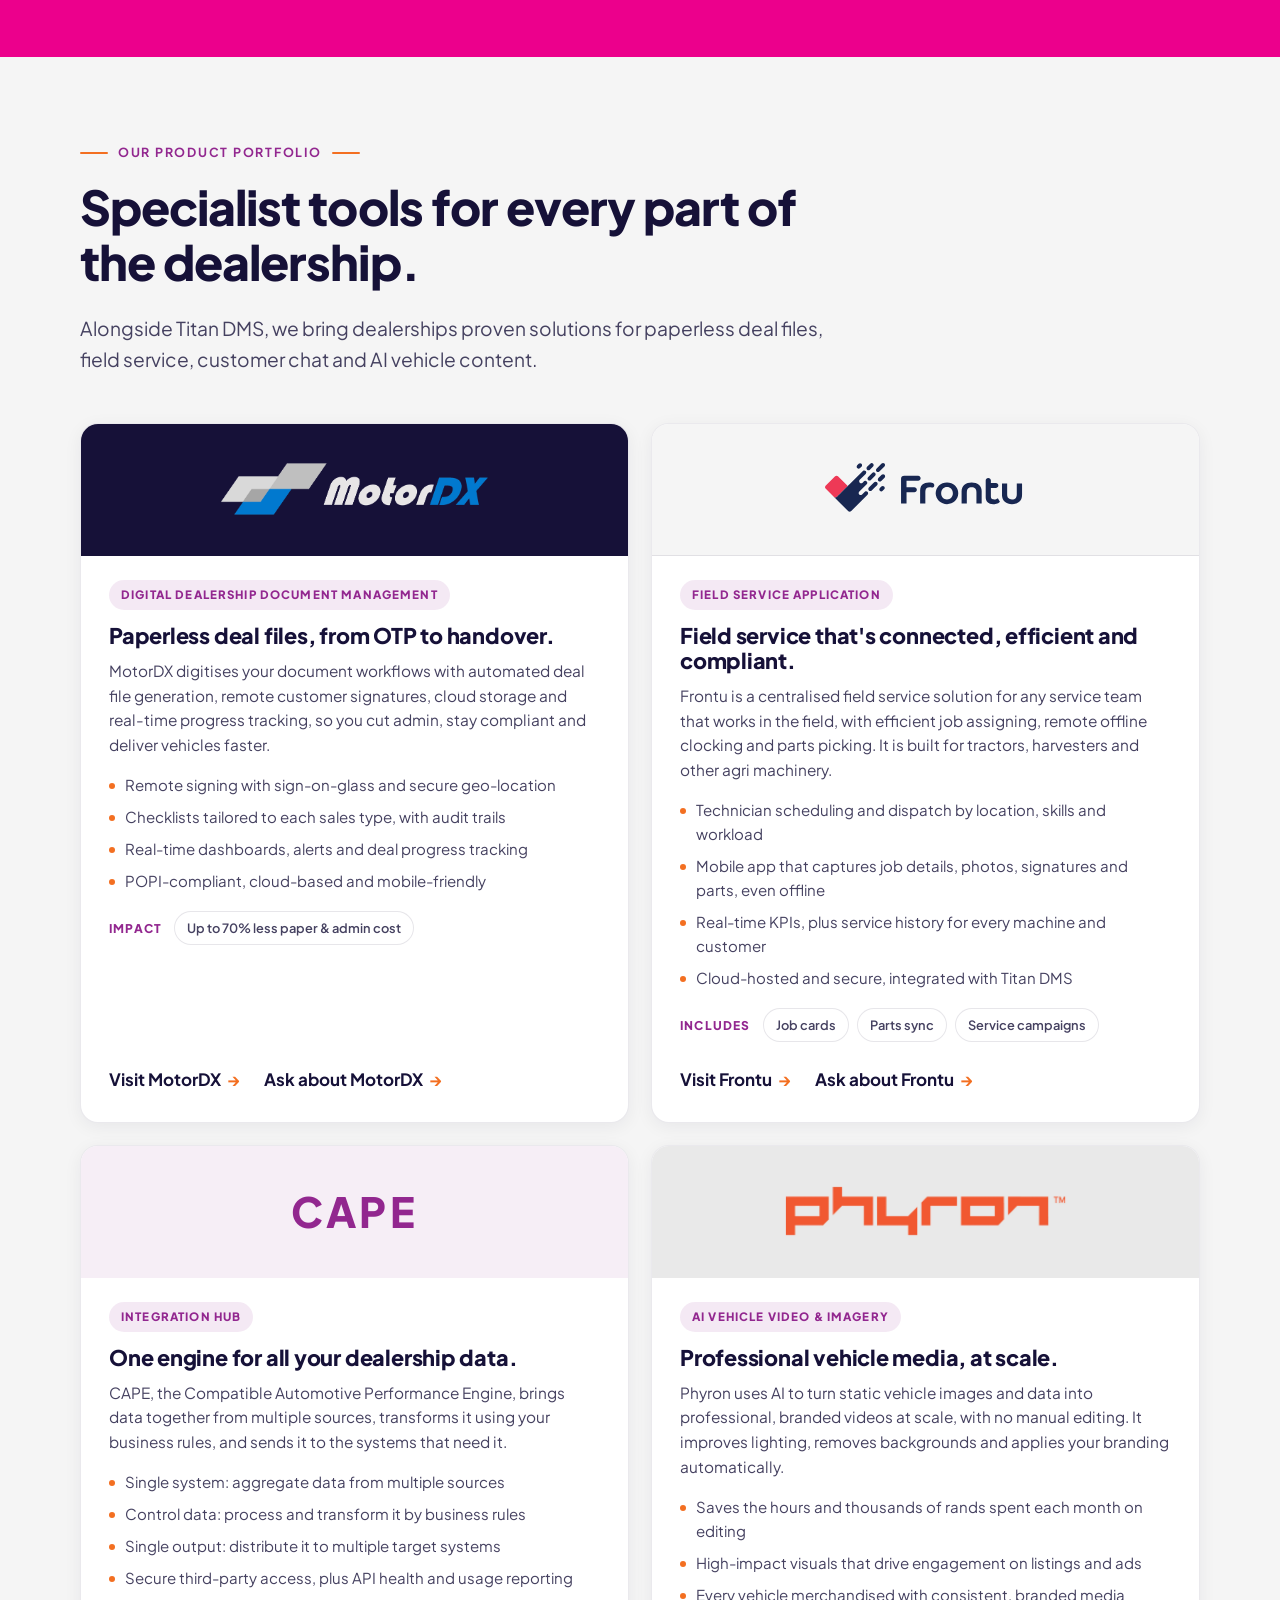
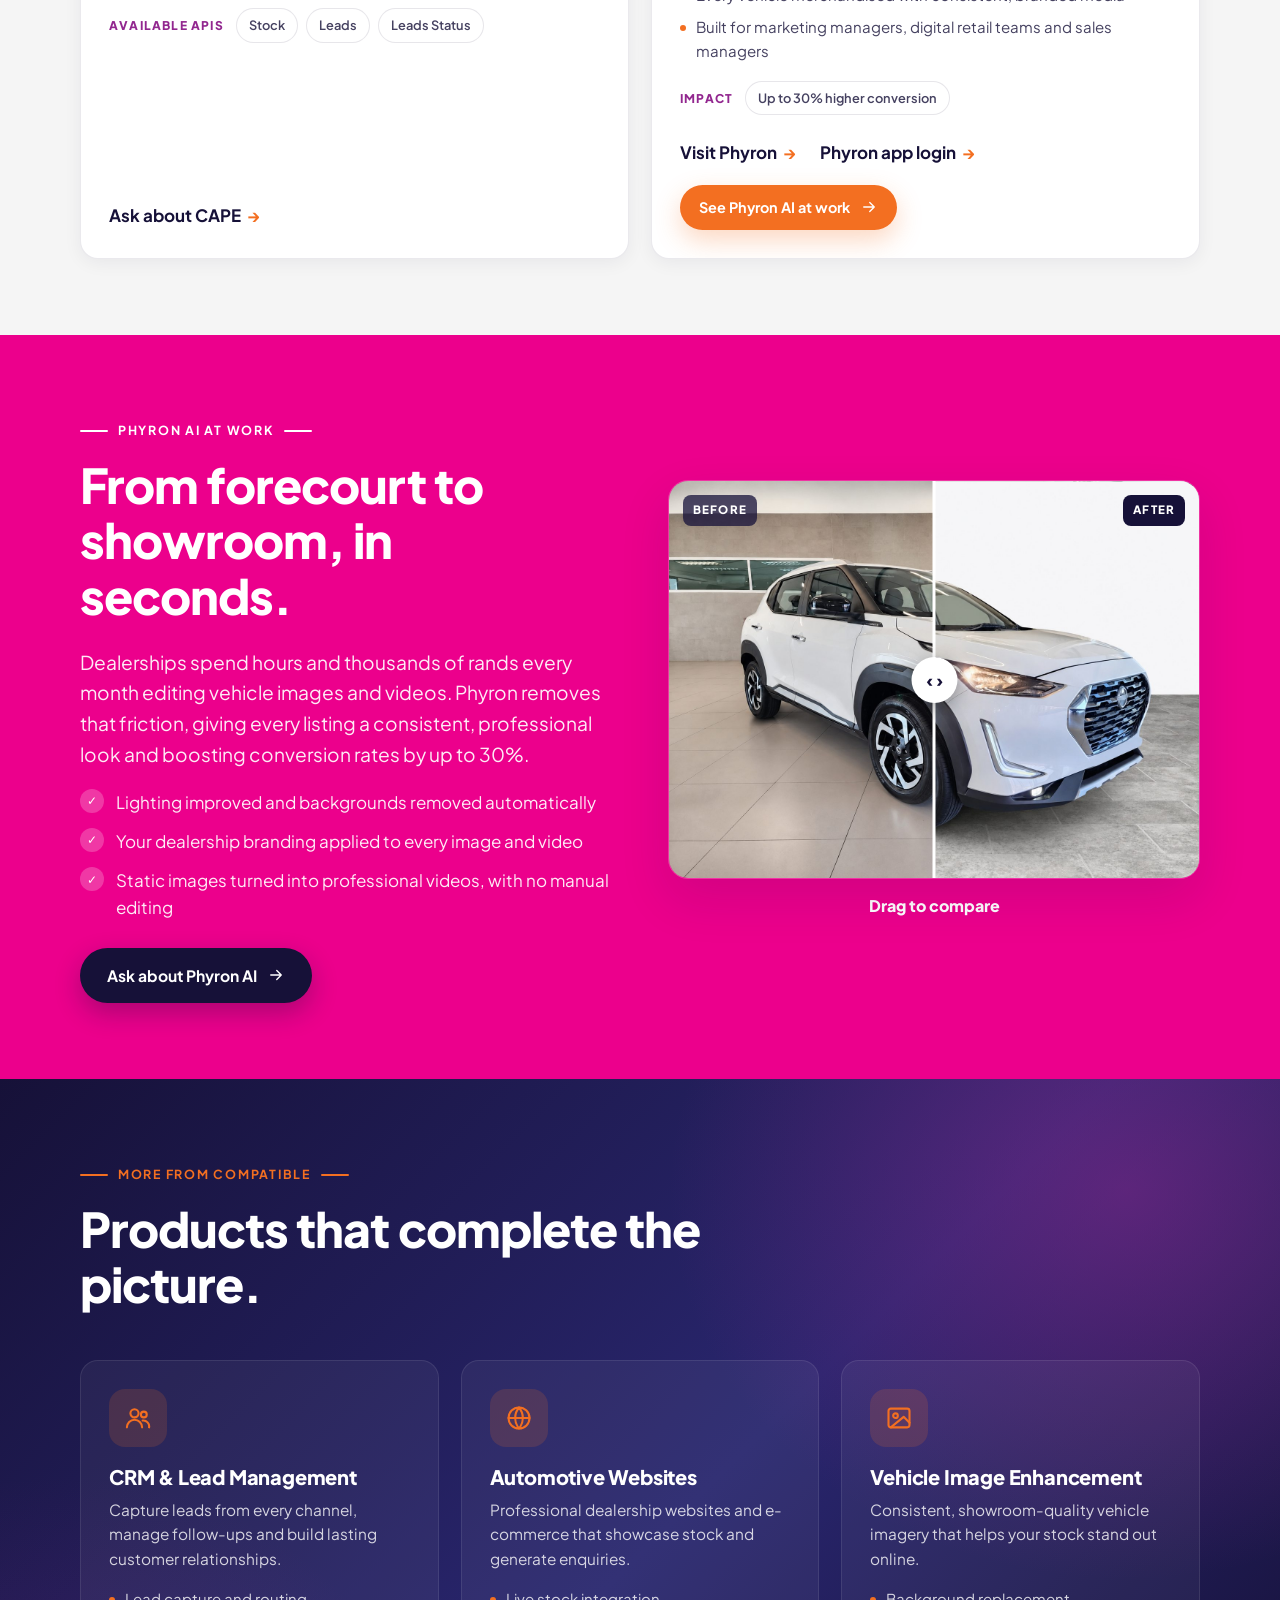
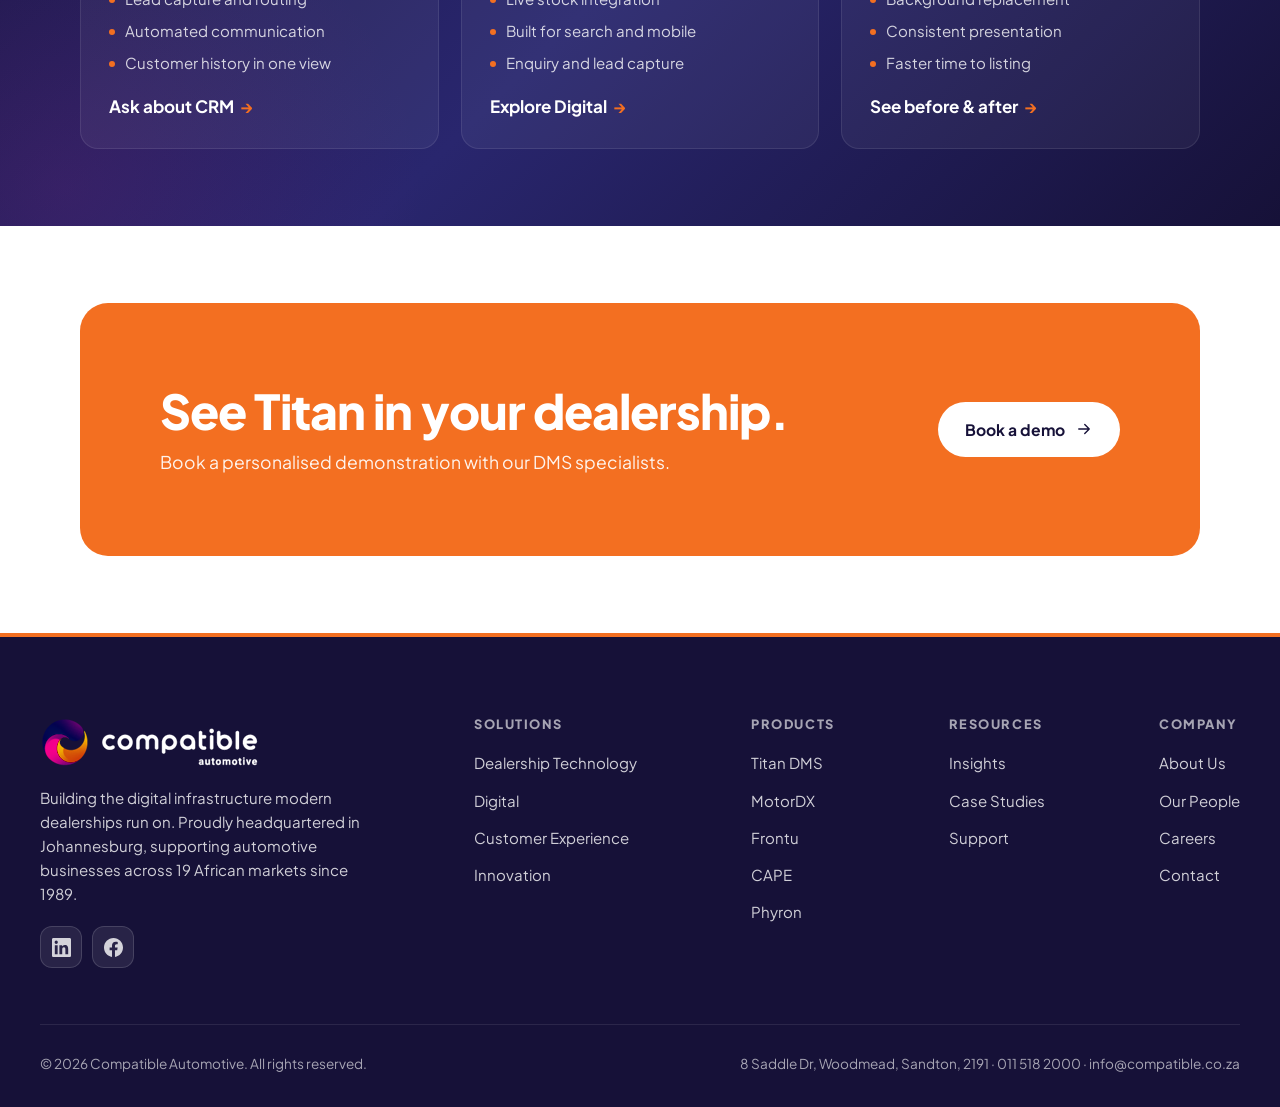
<file: products.html>
<!doctype html>
<html lang="en-ZA" class="no-js">
<head>
  <meta charset="utf-8">
  <meta name="viewport" content="width=device-width, initial-scale=1">
  <title>Products | Titan DMS | Compatible Automotive</title>
  <meta name="description" content="Titan DMS: a cloud-based Dealer Management System for automotive dealers and manufacturers, distributed by Compatible across South Africa and Sub-Saharan Africa.">
  <meta name="theme-color" content="#ffffff">
  <link rel="icon" href="assets/logo-mark.png">
  <link rel="preconnect" href="https://fonts.googleapis.com">
  <link rel="preconnect" href="https://fonts.gstatic.com" crossorigin>
  <link href="https://fonts.googleapis.com/css2?family=Plus+Jakarta+Sans:wght@400;500;600;700;800&display=swap" rel="stylesheet">
  <link rel="stylesheet" href="css/styles.css?v=20261015b">
</head>
<body data-page="products">
<div id="site-header"></div>

<main id="main">
  <section class="page-hero section--brand page-hero--video">
    <!-- Background video: Mixkit "Colorful marketing data HUD graph animation" (5437), Mixkit free licence -->
    <div class="hero-bg" aria-hidden="true">
      <video class="hero-photo page-video page-video--purple" autoplay muted loop playsinline preload="auto" poster="assets/video/products-poster.jpg">
        <source src="assets/video/products.mp4" type="video/mp4">
      </video>
    </div>
    <div class="container">
      <p class="breadcrumb"><a href="index.html">Home</a> / Products</p>
      <span class="eyebrow">Titan DMS</span>
      <h1>One platform. <span class="accent-text">Your entire dealership.</span></h1>
      <p class="lead">Titan is a cloud-based Dealer Management System designed for automotive dealers and manufacturers. Compatible distributes Titan solutions throughout South Africa and Sub-Saharan Africa.</p>
      <div class="btn-row" style="margin-top:28px">
        <a href="contact.html?topic=Dealer%20Management" class="btn btn--primary">Book a demo <span data-icon="arrow"></span></a>
        <a href="#modules" class="btn btn--ghost">Explore the modules</a>
      </div>
    </div>
  </section>

  <!-- Module explorer -->
  <!-- Real Titan DMS screens -->
  <section class="section" id="titan-real">
    <div class="container">
      <div class="section-head center reveal">
        <span class="eyebrow">The real system</span>
        <h2>Titan DMS <span class="accent-text">in action.</span></h2>
        <p class="lead">A look at the actual Titan DMS screens your teams work in every day.</p>
      </div>
      <div class="titan-gallery">
        <figure class="titan-frame reveal">
          <img src="assets/titan/repair-order.png" alt="Titan DMS Repair Order Control screen, showing vehicle, customer and work details with job lines" loading="lazy">
          <figcaption><b>Repair Order Control</b><span>Vehicle, customer and workshop details with every job line, labour and parts cost in one view.</span></figcaption>
        </figure>
        <figure class="titan-frame reveal">
          <img src="assets/titan/service-scheduler.png" alt="Titan DMS Service Scheduler and task template designer screens" loading="lazy">
          <figcaption><b>Service Scheduler &amp; workflows</b><span>Plan workshop bookings, technician activity and automated service tasks.</span></figcaption>
        </figure>
      </div>
    </div>
  </section>

  <section class="section section--alt" id="modules">
    <div class="container">
      <div class="section-head reveal">
        <span class="eyebrow">Interactive tour</span>
        <h2>Follow the flow of your dealership.</h2>
        <p class="lead">Select a module to see how Titan connects each part of the business.</p>
        <p><span class="ph">Illustrative screens. Replace with real Titan screenshots</span></p>
      </div>

      <div data-tabs class="reveal">
        <div class="flow" role="tablist" aria-label="Titan DMS modules">
          <button class="flow-step" role="tab" aria-selected="true" aria-controls="m-sales" id="mt-sales">Sales</button><span class="flow-arrow" aria-hidden="true">→</span>
          <button class="flow-step" role="tab" aria-selected="false" aria-controls="m-stock" id="mt-stock" tabindex="-1">Stock</button><span class="flow-arrow" aria-hidden="true">→</span>
          <button class="flow-step" role="tab" aria-selected="false" aria-controls="m-parts" id="mt-parts" tabindex="-1">Parts</button><span class="flow-arrow" aria-hidden="true">→</span>
          <button class="flow-step" role="tab" aria-selected="false" aria-controls="m-service" id="mt-service" tabindex="-1">Service</button><span class="flow-arrow" aria-hidden="true">→</span>
          <button class="flow-step" role="tab" aria-selected="false" aria-controls="m-finance" id="mt-finance" tabindex="-1">Finance</button><span class="flow-arrow" aria-hidden="true">→</span>
          <button class="flow-step" role="tab" aria-selected="false" aria-controls="m-reporting" id="mt-reporting" tabindex="-1">Reporting</button>
        </div>

        <div class="tab-panel product-split active" id="m-sales" role="tabpanel" aria-labelledby="mt-sales">
          <div>
            <h3 style="font-size:1.8rem">Sales</h3>
            <p>Manage the full vehicle sales process, from enquiry and quote through to deal and delivery, with stock and customer data at your fingertips.</p>
            <ul class="check-list"><li>Quotes, deals and deal files</li><li>Linked to stock and CRM</li><li>Sales performance at a glance</li></ul>
          </div>
          <div class="screen">
            <div class="dash-bar"><i></i><i></i><i></i><span>Titan DMS · Sales pipeline</span></div>
            <div class="screen-body">
              <div class="screen-title"><b>Active deals</b><span class="pill pill--pink">This month</span></div>
              <table class="table"><thead><tr><th>Customer</th><th>Vehicle</th><th>Stage</th><th>Exec</th></tr></thead><tbody>
                <tr><td>T. Mokoena</td><td>Compact SUV</td><td><span class="pill pill--yellow">Quote</span></td><td>LN</td></tr>
                <tr><td>R. Pillay</td><td>Double Cab</td><td><span class="pill pill--pink">Finance</span></td><td>JD</td></tr>
                <tr><td>A. van Wyk</td><td>Hatchback</td><td><span class="pill pill--green">Delivered</span></td><td>LN</td></tr>
                <tr><td>S. Dlamini</td><td>Sedan</td><td><span class="pill pill--yellow">Test drive</span></td><td>MK</td></tr>
              </tbody></table>
            </div>
          </div>
        </div>

        <div class="tab-panel product-split" id="m-stock" role="tabpanel" aria-labelledby="mt-stock">
          <div>
            <h3 style="font-size:1.8rem">Stock</h3>
            <p>Know exactly what is on the floor, in transit and in preparation, across every branch, with accurate vehicle information ready for your digital channels.</p>
            <ul class="check-list"><li>New and used vehicle stock</li><li>Multi-branch visibility</li><li>Stock ageing insight</li></ul>
          </div>
          <div class="screen">
            <div class="dash-bar"><i></i><i></i><i></i><span>Titan DMS · Vehicle stock</span></div>
            <div class="screen-body">
              <div class="screen-title"><b>Vehicle stock</b><span class="pill pill--green">Live</span></div>
              <table class="table"><thead><tr><th>Vehicle</th><th>Status</th><th>Days</th><th>Branch</th></tr></thead><tbody>
                <tr><td>Hatchback 1.4 Auto</td><td><span class="pill pill--green">Available</span></td><td>12</td><td>Sandton</td></tr>
                <tr><td>Double Cab 2.8 4x4</td><td><span class="pill pill--yellow">Reserved</span></td><td>5</td><td>Pretoria</td></tr>
                <tr><td>Compact SUV 1.5T</td><td><span class="pill pill--pink">In prep</span></td><td>2</td><td>Sandton</td></tr>
                <tr><td>Sedan 2.0 Executive</td><td><span class="pill pill--green">Available</span></td><td>27</td><td>Durban</td></tr>
              </tbody></table>
            </div>
          </div>
        </div>

        <div class="tab-panel product-split" id="m-parts" role="tabpanel" aria-labelledby="mt-parts">
          <div>
            <h3 style="font-size:1.8rem">Parts</h3>
            <p>Control parts inventory, ordering and sales, so the workshop always has what it needs and counter sales run smoothly.</p>
            <ul class="check-list"><li>Inventory and bin locations</li><li>Supplier and OEM ordering</li><li>Counter and workshop sales</li></ul>
          </div>
          <div class="screen">
            <div class="dash-bar"><i></i><i></i><i></i><span>Titan DMS · Parts</span></div>
            <div class="screen-body">
              <div class="screen-title"><b>Parts inventory</b><span class="pill pill--yellow">3 low stock</span></div>
              <table class="table"><thead><tr><th>Part</th><th>On hand</th><th>Status</th><th>Bin</th></tr></thead><tbody>
                <tr><td>Oil filter</td><td>46</td><td><span class="pill pill--green">OK</span></td><td>A-12</td></tr>
                <tr><td>Brake pads (front)</td><td>4</td><td><span class="pill pill--yellow">Low</span></td><td>B-03</td></tr>
                <tr><td>Wiper blade set</td><td>18</td><td><span class="pill pill--green">OK</span></td><td>C-07</td></tr>
                <tr><td>Air filter</td><td>0</td><td><span class="pill pill--pink">On order</span></td><td>A-14</td></tr>
              </tbody></table>
            </div>
          </div>
        </div>

        <div class="tab-panel product-split" id="m-service" role="tabpanel" aria-labelledby="mt-service">
          <div>
            <h3 style="font-size:1.8rem">Service</h3>
            <p>Run the workshop with confidence, from bookings and job cards to technician time and customer updates.</p>
            <ul class="check-list"><li>Service bookings and job cards</li><li>Technician scheduling</li><li>Linked parts and invoicing</li></ul>
          </div>
          <div class="screen">
            <div class="dash-bar"><i></i><i></i><i></i><span>Titan DMS · Workshop</span></div>
            <div class="screen-body">
              <div class="screen-title"><b>Today's workshop</b><span class="pill pill--green">On track</span></div>
              <table class="table"><thead><tr><th>Job card</th><th>Work</th><th>Status</th><th>Tech</th></tr></thead><tbody>
                <tr><td>#4821</td><td>Major service</td><td><span class="pill pill--green">Complete</span></td><td>TB</td></tr>
                <tr><td>#4822</td><td>Brakes</td><td><span class="pill pill--yellow">In progress</span></td><td>SN</td></tr>
                <tr><td>#4823</td><td>Diagnostics</td><td><span class="pill pill--pink">Awaiting parts</span></td><td>TB</td></tr>
                <tr><td>#4824</td><td>Minor service</td><td><span class="pill pill--yellow">Booked</span></td><td>KM</td></tr>
              </tbody></table>
            </div>
          </div>
        </div>

        <div class="tab-panel product-split" id="m-finance" role="tabpanel" aria-labelledby="mt-finance">
          <div>
            <h3 style="font-size:1.8rem">Finance</h3>
            <p>Keep the financial side of the dealership connected to everything else, with transactions flowing in from sales, parts and service.</p>
            <ul class="check-list"><li>Integrated across departments</li><li>Invoicing and transactions</li><li>Fewer manual reconciliations</li></ul>
          </div>
          <div class="screen">
            <div class="dash-bar"><i></i><i></i><i></i><span>Titan DMS · Finance</span></div>
            <div class="screen-body">
              <div class="screen-title"><b>Recent transactions</b><span class="pill pill--green">Synced</span></div>
              <table class="table"><thead><tr><th>Source</th><th>Reference</th><th>Status</th><th>Dept</th></tr></thead><tbody>
                <tr><td>Vehicle sale</td><td>INV-10293</td><td><span class="pill pill--green">Posted</span></td><td>Sales</td></tr>
                <tr><td>Workshop</td><td>INV-10294</td><td><span class="pill pill--green">Posted</span></td><td>Service</td></tr>
                <tr><td>Parts counter</td><td>INV-10295</td><td><span class="pill pill--yellow">Pending</span></td><td>Parts</td></tr>
                <tr><td>Vehicle sale</td><td>INV-10296</td><td><span class="pill pill--yellow">Pending</span></td><td>Sales</td></tr>
              </tbody></table>
            </div>
          </div>
        </div>

        <div class="tab-panel product-split" id="m-reporting" role="tabpanel" aria-labelledby="mt-reporting">
          <div>
            <h3 style="font-size:1.8rem">Reporting</h3>
            <p>Turn every transaction into insight, with dashboards that give management a clear view of performance across the business.</p>
            <ul class="check-list"><li>Departmental dashboards</li><li>Group and branch views</li><li>Better-informed decisions</li></ul>
          </div>
          <div class="dash">
            <div class="dash-bar"><i></i><i></i><i></i><span>Titan DMS · Reporting</span></div>
            <div class="dash-main">
              <div class="kpi"><small>Sales</small><b>128</b><em>▲ 12%</em></div>
              <div class="kpi"><small>Parts</small><b>R1.2m</b><em>▲ 6%</em></div>
              <div class="kpi"><small>Service</small><b>91%</b><em>▲ 4%</em></div>
              <div class="chart">
                <div class="chart-head"><span>Gross profit by month</span><span>Illustrative</span></div>
                <div class="bars"><i style="height:40%"></i><i style="height:48%"></i><i style="height:45%"></i><i style="height:60%"></i><i style="height:58%"></i><i style="height:69%"></i><i style="height:64%"></i><i style="height:75%"></i><i style="height:73%"></i><i style="height:84%"></i><i style="height:81%"></i><i style="height:94%"></i></div>
              </div>
            </div>
          </div>
        </div>
      </div>
    </div>
  </section>

  <!-- Why Titan -->
  <section class="section section--pink">
    <div class="container">
      <div class="section-head reveal">
        <span class="eyebrow">Why Titan with Compatible</span>
        <h2>Great software, backed by automotive expertise.</h2>
      </div>
      <div class="grid grid-3">
        <div class="card reveal"><span class="ico" data-icon="shield"></span><h3>Cloud-based</h3><p>Access your dealership from anywhere, with no servers to manage on site.</p></div>
        <div class="card reveal"><span class="ico" data-icon="layers"></span><h3>Local implementation</h3><p>Our implementation team gets you live and trained with minimal disruption.</p></div>
        <div class="card reveal"><span class="ico" data-icon="headset"></span><h3>Support that knows dealerships</h3><p>Help from people with real experience of dealership operations.</p></div>
        <div class="card reveal"><span class="ico" data-icon="link"></span><h3>OEM integrations</h3><p>Connect to manufacturer systems and keep data flowing.</p></div>
        <div class="card reveal"><span class="ico" data-icon="flow"></span><h3>Process consulting</h3><p>Tailored to your retailer, not a one-size-fits-all approach.</p></div>
        <div class="card reveal"><span class="ico" data-icon="globe"></span><h3>Pan-African</h3><p>Distributed throughout South Africa and Sub-Saharan Africa.</p></div>
      </div>
    </div>
  </section>

  <!-- Product portfolio -->
  <section class="section section--alt" id="portfolio">
    <div class="container">
      <div class="section-head reveal">
        <span class="eyebrow">Our product portfolio</span>
        <h2>Specialist tools for every part of the dealership.</h2>
        <p class="lead">Alongside Titan DMS, we bring dealerships proven solutions for paperless deal files, field service, customer chat and AI vehicle content.</p>
      </div>
      <div class="grid grid-2">
        <article class="card card--glow product-card reveal" id="motordx">
          <div class="product-logo product-logo--dark"><img src="assets/partners/motordx.png" alt="MotorDX logo" loading="lazy"></div>
          <span class="product-tag">Digital dealership document management</span>
          <h3>Paperless deal files, from OTP to handover.</h3>
          <p>MotorDX digitises your document workflows with automated deal file generation, remote customer signatures, cloud storage and real-time progress tracking, so you cut admin, stay compliant and deliver vehicles faster.</p>
          <ul><li>Remote signing with sign-on-glass and secure geo-location</li><li>Checklists tailored to each sales type, with audit trails</li><li>Real-time dashboards, alerts and deal progress tracking</li><li>POPI-compliant, cloud-based and mobile-friendly</li></ul>
          <div class="cape-apis"><span class="cape-apis-label">Impact</span><span class="job-tag">Up to 70% less paper &amp; admin cost</span></div>
          <div class="product-links"><a class="link-arrow" href="https://www.motordx.com/" target="_blank" rel="noopener">Visit MotorDX</a><a class="link-arrow" href="contact.html?topic=Dealer%20Management">Ask about MotorDX</a></div>
        </article>
        <article class="card card--glow product-card reveal" id="frontu">
          <div class="product-logo"><img src="assets/partners/frontu.svg" alt="Frontu logo" loading="lazy"></div>
          <span class="product-tag">Field service application</span>
          <h3>Field service that's connected, efficient and compliant.</h3>
          <p>Frontu is a centralised field service solution for any service team that works in the field, with efficient job assigning, remote offline clocking and parts picking. It is built for tractors, harvesters and other agri machinery.</p>
          <ul><li>Technician scheduling and dispatch by location, skills and workload</li><li>Mobile app that captures job details, photos, signatures and parts, even offline</li><li>Real-time KPIs, plus service history for every machine and customer</li><li>Cloud-hosted and secure, integrated with Titan DMS</li></ul>
          <div class="cape-apis"><span class="cape-apis-label">Includes</span><span class="job-tag">Job cards</span><span class="job-tag">Parts sync</span><span class="job-tag">Service campaigns</span></div>
          <div class="product-links"><a class="link-arrow" href="https://frontu.com/" target="_blank" rel="noopener">Visit Frontu</a><a class="link-arrow" href="contact.html?topic=Parts%20%26%20Service">Ask about Frontu</a></div>
        </article>
        <article class="card card--glow product-card reveal" id="cape">
          <div class="product-logo product-logo--cape"><span class="product-wordmark">CAPE</span></div>
          <span class="product-tag">Integration hub</span>
          <h3>One engine for all your dealership data.</h3>
          <p>CAPE, the Compatible Automotive Performance Engine, brings data together from multiple sources, transforms it using your business rules, and sends it to the systems that need it.</p>
          <ul><li>Single system: aggregate data from multiple sources</li><li>Control data: process and transform it by business rules</li><li>Single output: distribute it to multiple target systems</li><li>Secure third-party access, plus API health and usage reporting</li></ul>
          <div class="cape-apis"><span class="cape-apis-label">Available APIs</span><span class="job-tag">Stock</span><span class="job-tag">Leads</span><span class="job-tag">Leads Status</span></div>
          <div class="product-links"><a class="link-arrow" href="contact.html?topic=General%20Enquiry">Ask about CAPE</a></div>
        </article>
        <article class="card card--glow product-card reveal" id="phyron">
          <div class="product-logo product-logo--phyron"><img src="assets/partners/phyron.png" alt="Phyron logo" loading="lazy"></div>
          <span class="product-tag">AI vehicle video &amp; imagery</span>
          <h3>Professional vehicle media, at scale.</h3>
          <p>Phyron uses AI to turn static vehicle images and data into professional, branded videos at scale, with no manual editing. It improves lighting, removes backgrounds and applies your branding automatically.</p>
          <ul><li>Saves the hours and thousands of rands spent each month on editing</li><li>High-impact visuals that drive engagement on listings and ads</li><li>Every vehicle merchandised with consistent, branded media</li><li>Built for marketing managers, digital retail teams and sales managers</li></ul>
          <div class="cape-apis"><span class="cape-apis-label">Impact</span><span class="job-tag">Up to 30% higher conversion</span></div>
          <div class="product-links"><a class="link-arrow" href="https://www.phyron.com/" target="_blank" rel="noopener">Visit Phyron</a><a class="link-arrow" href="https://www.phyron.app/login" target="_blank" rel="noopener">Phyron app login</a></div>
          <a class="btn btn--primary btn--sm product-example" href="#phyron-at-work">See Phyron AI at work <span data-icon="arrow"></span></a>
        </article>
      </div>
    </div>
  </section>

  <!-- Phyron AI at work: the only product with a live example -->
  <section class="section section--pink" id="phyron-at-work">
    <div class="container split">
      <div class="reveal">
        <span class="eyebrow">Phyron AI at work</span>
        <h2>From forecourt to showroom, in seconds.</h2>
        <p class="lead">Dealerships spend hours and thousands of rands every month editing vehicle images and videos. Phyron removes that friction, giving every listing a consistent, professional look and boosting conversion rates by up to 30%.</p>
        <ul class="check-list"><li>Lighting improved and backgrounds removed automatically</li><li>Your dealership branding applied to every image and video</li><li>Static images turned into professional videos, with no manual editing</li></ul>
        <a class="btn btn--primary" href="contact.html?topic=AI%20%26%20Innovation">Ask about Phyron AI <span data-icon="arrow"></span></a>
      </div>
      <div class="reveal">
        <div class="ba" style="--pos:50%">
          <div class="ba-layer"><img src="assets/vehicle-before.jpg" alt="Before: vehicle photographed in the showroom"></div>
          <div class="ba-layer ba-after"><img src="assets/vehicle-after.jpg" alt="After: the same vehicle with a Phyron AI-enhanced studio background"></div>
          <div class="ba-handle"></div>
          <span class="ba-label l">Before</span>
          <span class="ba-label r">After</span>
          <input type="range" min="0" max="100" value="50" aria-label="Compare before and after vehicle image">
        </div>
        <p class="hint">Drag to compare</p>
      </div>
    </div>
  </section>

  <!-- More products -->
  <section class="section section--brand" id="crm">
    <div class="container">
      <div class="section-head reveal">
        <span class="eyebrow">More from Compatible</span>
        <h2>Products that complete the picture.</h2>
      </div>
      <div class="grid grid-3">
        <article class="card card--glow reveal">
          <span class="ico ico--lg" data-icon="users"></span>
          <h3>CRM &amp; Lead Management</h3>
          <p>Capture leads from every channel, manage follow-ups and build lasting customer relationships.</p>
          <ul><li>Lead capture and routing</li><li>Automated communication</li><li>Customer history in one view</li></ul>
          <a class="link-arrow" href="contact.html?topic=CRM">Ask about CRM</a>
        </article>
        <article class="card card--glow reveal" id="websites">
          <span class="ico ico--lg" data-icon="globe"></span>
          <h3>Automotive Websites</h3>
          <p>Professional dealership websites and e-commerce that showcase stock and generate enquiries.</p>
          <ul><li>Live stock integration</li><li>Built for search and mobile</li><li>Enquiry and lead capture</li></ul>
          <a class="link-arrow" href="digital.html">Explore Digital</a>
        </article>
        <article class="card card--glow reveal">
          <span class="ico ico--lg" data-icon="image"></span>
          <h3>Vehicle Image Enhancement</h3>
          <p>Consistent, showroom-quality vehicle imagery that helps your stock stand out online.</p>
          <ul><li>Background replacement</li><li>Consistent presentation</li><li>Faster time to listing</li></ul>
          <a class="link-arrow" href="#phyron-at-work">See before &amp; after</a>
        </article>
      </div>
    </div>
  </section>

  <section class="section">
    <div class="container">
      <div class="cta-band reveal">
        <div><h2>See Titan in your dealership.</h2><p>Book a personalised demonstration with our DMS specialists.</p></div>
        <div class="btn-row"><a href="contact.html?topic=Dealer%20Management" class="btn btn--light">Book a demo <span data-icon="arrow"></span></a></div>
      </div>
    </div>
  </section>
</main>

<div id="site-footer"></div>
<script src="js/main.js?v=20261015b"></script>
</body>
</html>
</file>
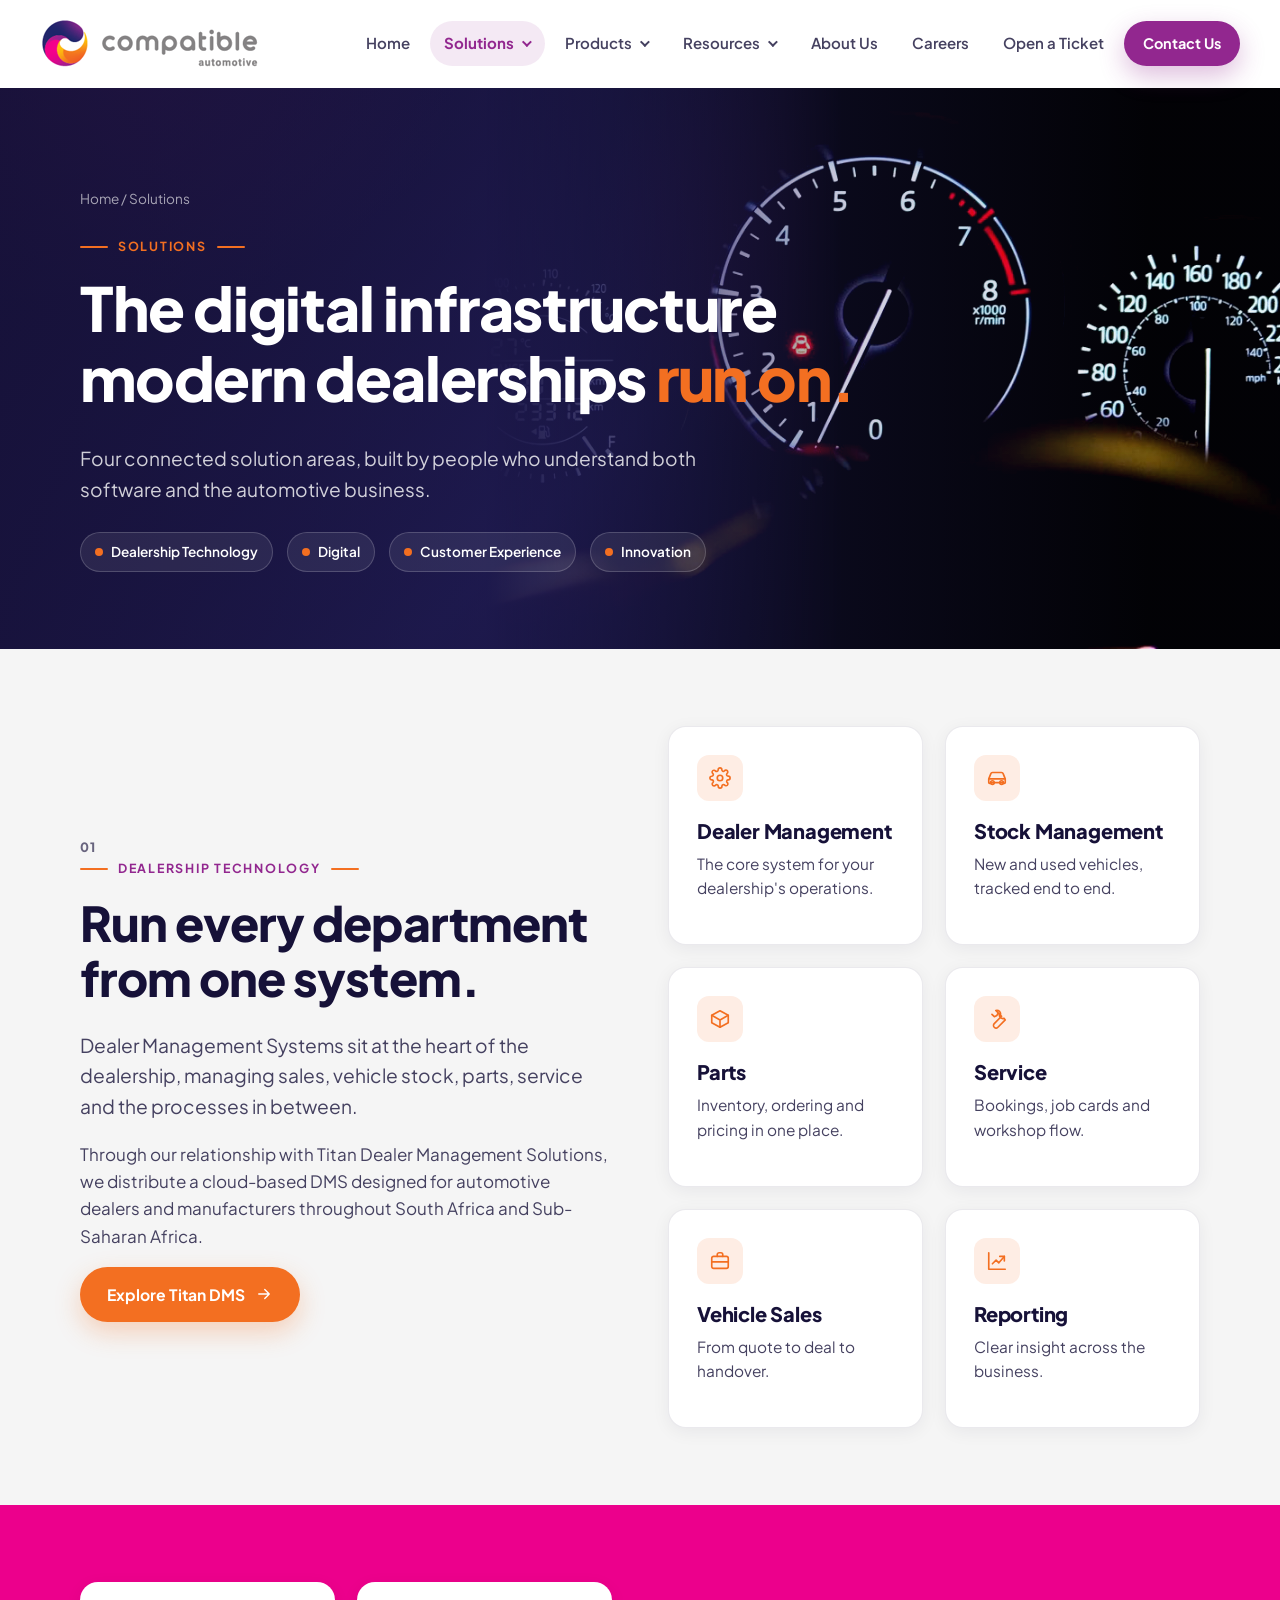
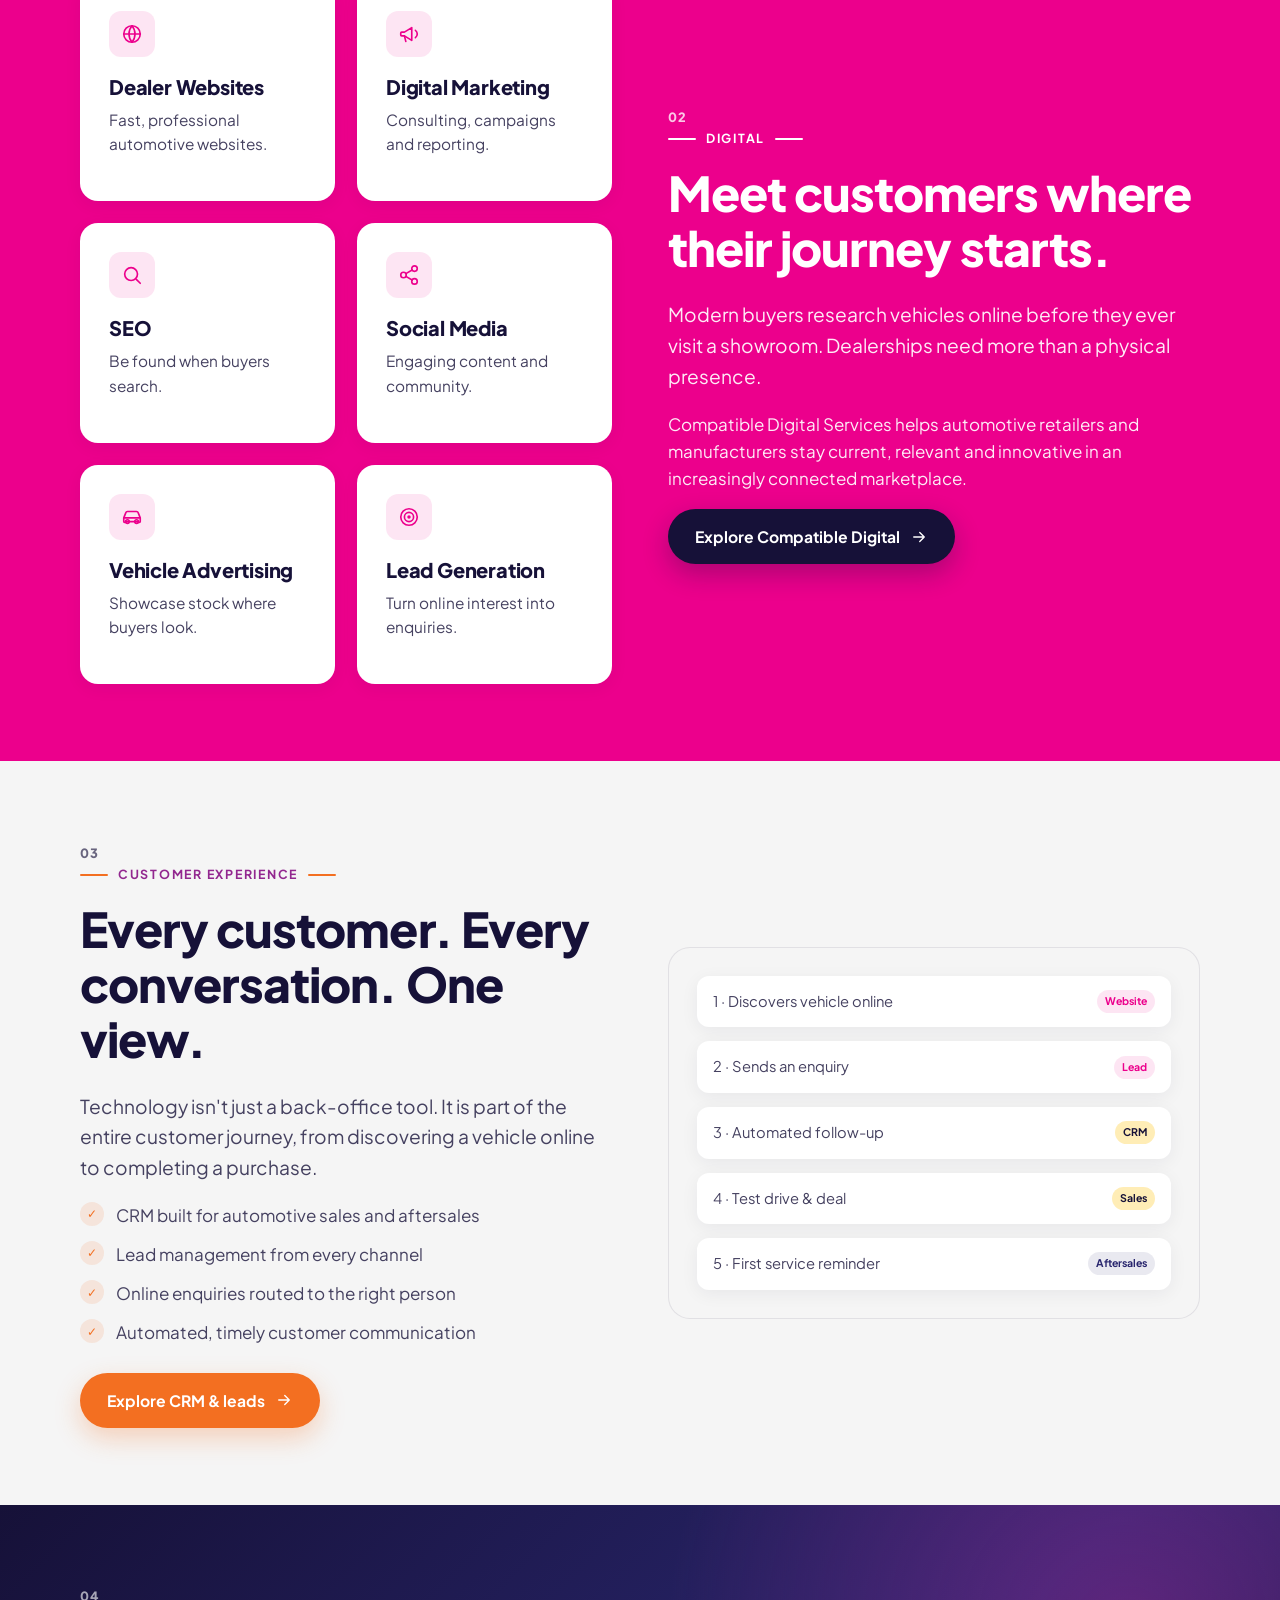
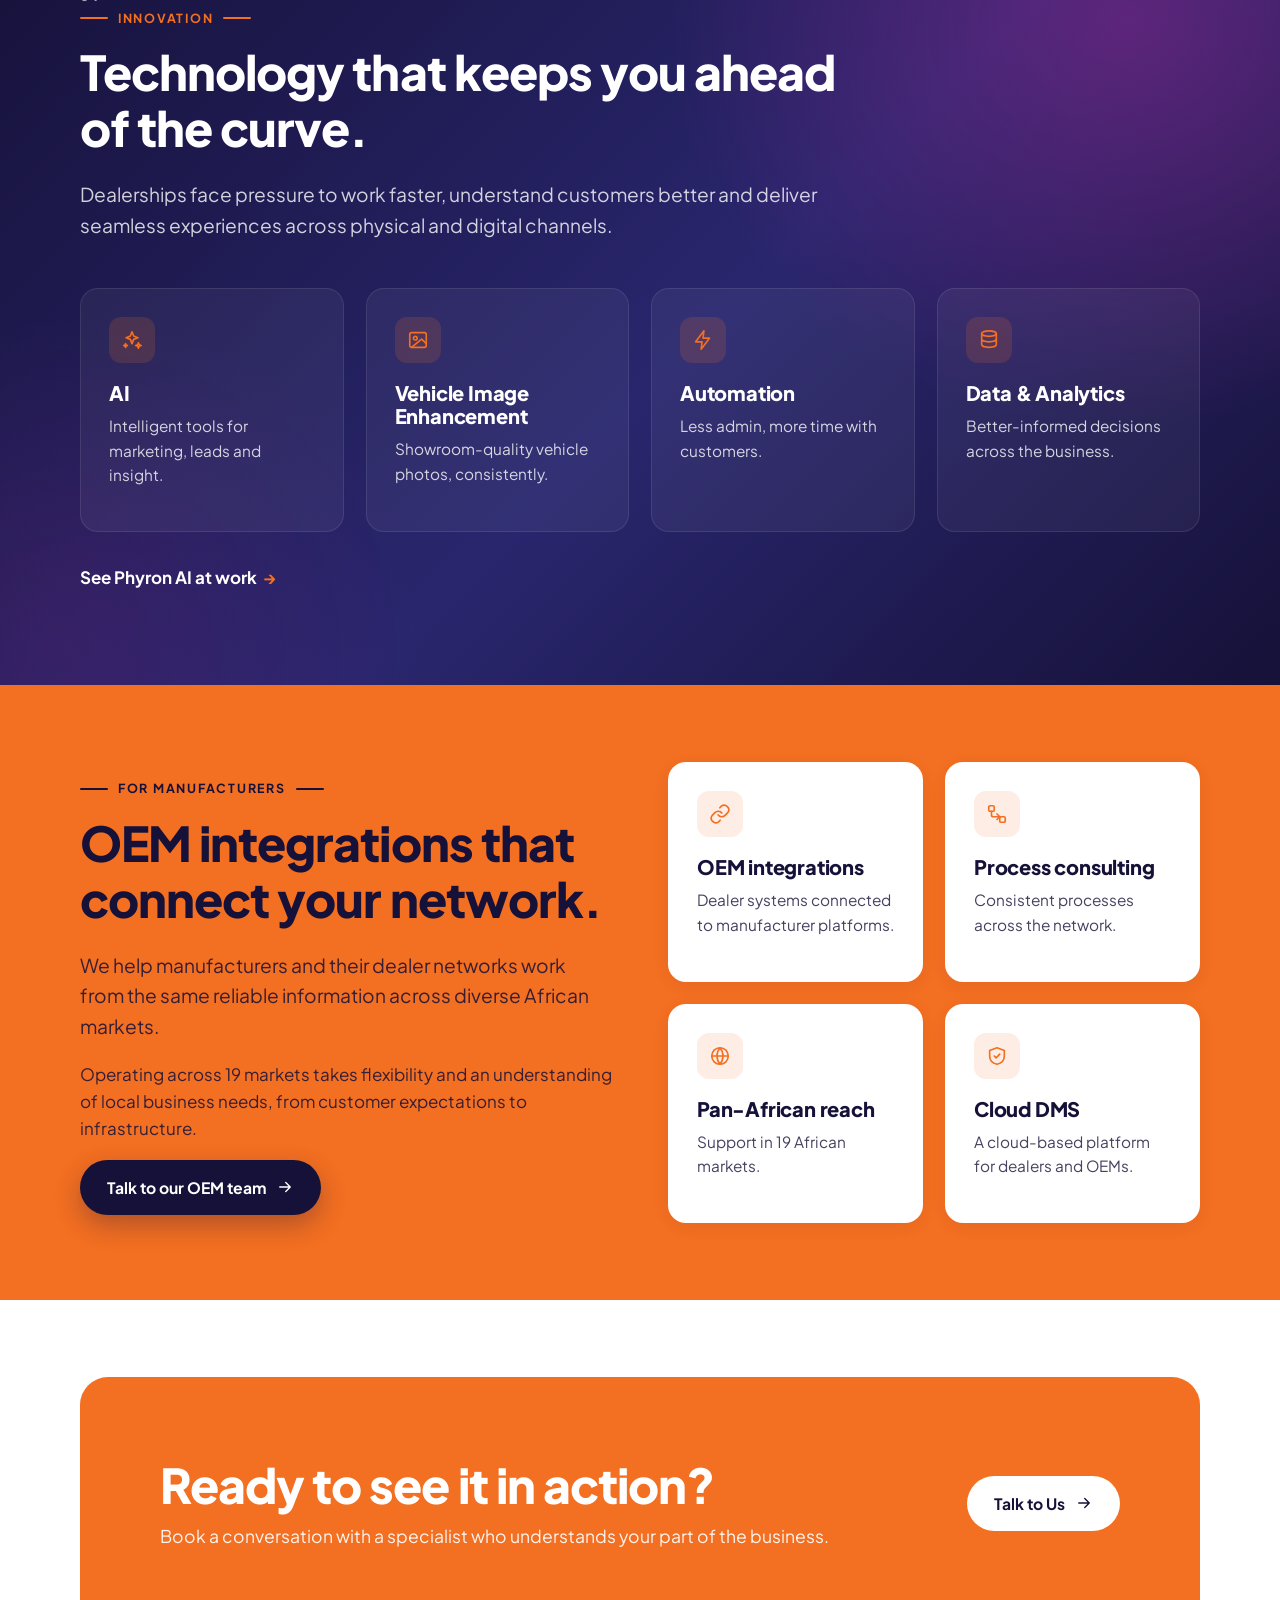
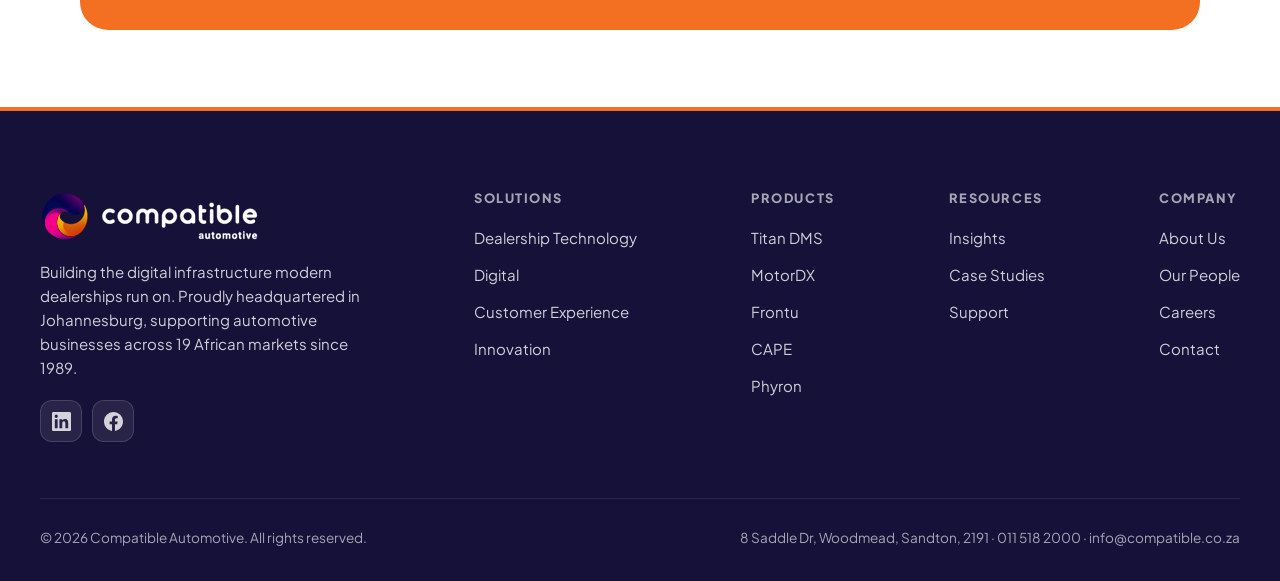
<file: solutions.html>
<!doctype html>
<html lang="en-ZA" class="no-js">
<head>
  <meta charset="utf-8">
  <meta name="viewport" content="width=device-width, initial-scale=1">
  <title>Solutions | Compatible Automotive</title>
  <meta name="description" content="Dealership technology, digital, customer experience and innovation solutions for automotive dealers and OEMs.">
  <meta name="theme-color" content="#ffffff">
  <link rel="icon" href="assets/logo-mark.png">
  <link rel="preconnect" href="https://fonts.googleapis.com">
  <link rel="preconnect" href="https://fonts.gstatic.com" crossorigin>
  <link href="https://fonts.googleapis.com/css2?family=Plus+Jakarta+Sans:wght@400;500;600;700;800&display=swap" rel="stylesheet">
  <link rel="stylesheet" href="css/styles.css?v=20261015b">
</head>
<body data-page="solutions">
<div id="site-header"></div>

<main id="main">
  <section class="page-hero section--brand page-hero--video">
    <!-- Background video: Mixkit "Accelerating car dashboard" (64), Mixkit free licence -->
    <div class="hero-bg" aria-hidden="true">
      <video class="hero-photo page-video" autoplay muted loop playsinline preload="auto" poster="assets/video/solutions-poster.jpg">
        <source src="assets/video/solutions.mp4" type="video/mp4">
      </video>
    </div>
    <div class="container">
      <p class="breadcrumb"><a href="index.html">Home</a> / Solutions</p>
      <span class="eyebrow">Solutions</span>
      <h1>The digital infrastructure modern dealerships <span class="accent-text">run on.</span></h1>
      <p class="lead">Four connected solution areas, built by people who understand both software and the automotive business.</p>
      <div class="btn-row" style="margin-top:28px">
        <a class="badge" href="#dealership"><i></i>Dealership Technology</a>
        <a class="badge" href="#digital"><i></i>Digital</a>
        <a class="badge" href="#customer"><i></i>Customer Experience</a>
        <a class="badge" href="#innovation"><i></i>Innovation</a>
      </div>
    </div>
  </section>

  <!-- Dealership Technology -->
  <section class="section section--alt" id="dealership">
    <div class="container">
      <div class="split">
        <div class="reveal">
          <span class="card-num">01</span>
          <span class="eyebrow" style="display:flex">Dealership Technology</span>
          <h2>Run every department from one system.</h2>
          <p class="lead">Dealer Management Systems sit at the heart of the dealership, managing sales, vehicle stock, parts, service and the processes in between.</p>
          <p>Through our relationship with Titan Dealer Management Solutions, we distribute a cloud-based DMS designed for automotive dealers and manufacturers throughout South Africa and Sub-Saharan Africa.</p>
          <a class="btn btn--primary" href="products.html">Explore Titan DMS <span data-icon="arrow"></span></a>
        </div>
        <div class="grid grid-2 reveal">
          <div class="card"><span class="ico" data-icon="cog"></span><h3>Dealer Management</h3><p>The core system for your dealership's operations.</p></div>
          <div class="card"><span class="ico" data-icon="car"></span><h3>Stock Management</h3><p>New and used vehicles, tracked end to end.</p></div>
          <div class="card"><span class="ico" data-icon="box"></span><h3>Parts</h3><p>Inventory, ordering and pricing in one place.</p></div>
          <div class="card"><span class="ico" data-icon="wrench"></span><h3>Service</h3><p>Bookings, job cards and workshop flow.</p></div>
          <div class="card"><span class="ico" data-icon="briefcase"></span><h3>Vehicle Sales</h3><p>From quote to deal to handover.</p></div>
          <div class="card"><span class="ico" data-icon="chart"></span><h3>Reporting</h3><p>Clear insight across the business.</p></div>
        </div>
      </div>
    </div>
  </section>

  <!-- Digital -->
  <section class="section section--pink" id="digital">
    <div class="container">
      <div class="split">
        <div class="grid grid-2 reveal">
          <div class="card"><span class="ico" data-icon="globe"></span><h3>Dealer Websites</h3><p>Fast, professional automotive websites.</p></div>
          <div class="card"><span class="ico" data-icon="megaphone"></span><h3>Digital Marketing</h3><p>Consulting, campaigns and reporting.</p></div>
          <div class="card"><span class="ico" data-icon="search"></span><h3>SEO</h3><p>Be found when buyers search.</p></div>
          <div class="card"><span class="ico" data-icon="share"></span><h3>Social Media</h3><p>Engaging content and community.</p></div>
          <div class="card"><span class="ico" data-icon="car"></span><h3>Vehicle Advertising</h3><p>Showcase stock where buyers look.</p></div>
          <div class="card"><span class="ico" data-icon="target"></span><h3>Lead Generation</h3><p>Turn online interest into enquiries.</p></div>
        </div>
        <div class="reveal">
          <span class="card-num">02</span>
          <span class="eyebrow" style="display:flex">Digital</span>
          <h2>Meet customers where their journey starts.</h2>
          <p class="lead">Modern buyers research vehicles online before they ever visit a showroom. Dealerships need more than a physical presence.</p>
          <p>Compatible Digital Services helps automotive retailers and manufacturers stay current, relevant and innovative in an increasingly connected marketplace.</p>
          <a class="btn btn--primary" href="digital.html">Explore Compatible Digital <span data-icon="arrow"></span></a>
        </div>
      </div>
    </div>
  </section>

  <!-- Customer Experience -->
  <section class="section section--alt" id="customer">
    <div class="container">
      <div class="split">
        <div class="reveal">
          <span class="card-num">03</span>
          <span class="eyebrow" style="display:flex">Customer Experience</span>
          <h2>Every customer. Every conversation. One view.</h2>
          <p class="lead">Technology isn't just a back-office tool. It is part of the entire customer journey, from discovering a vehicle online to completing a purchase.</p>
          <ul class="check-list"><li>CRM built for automotive sales and aftersales</li><li>Lead management from every channel</li><li>Online enquiries routed to the right person</li><li>Automated, timely customer communication</li></ul>
          <a class="btn btn--primary" href="products.html#crm">Explore CRM &amp; leads <span data-icon="arrow"></span></a>
        </div>
        <div class="role-visual reveal" aria-label="Illustration of a customer journey">
          <div class="metric-row"><span>1 · Discovers vehicle online</span><span class="pill pill--pink">Website</span></div>
          <div class="metric-row"><span>2 · Sends an enquiry</span><span class="pill pill--pink">Lead</span></div>
          <div class="metric-row"><span>3 · Automated follow-up</span><span class="pill pill--yellow">CRM</span></div>
          <div class="metric-row"><span>4 · Test drive &amp; deal</span><span class="pill pill--yellow">Sales</span></div>
          <div class="metric-row"><span>5 · First service reminder</span><span class="pill pill--green">Aftersales</span></div>
        </div>
      </div>
    </div>
  </section>

  <!-- Innovation -->
  <section class="section section--brand" id="innovation">
    <div class="container">
      <div class="section-head reveal">
        <span class="card-num">04</span>
        <span class="eyebrow" style="display:flex">Innovation</span>
        <h2>Technology that keeps you ahead of the curve.</h2>
        <p class="lead">Dealerships face pressure to work faster, understand customers better and deliver seamless experiences across physical and digital channels.</p>
      </div>
      <div class="grid grid-4">
        <div class="card card--glow reveal"><span class="ico" data-icon="ai"></span><h3>AI</h3><p>Intelligent tools for marketing, leads and insight.</p></div>
        <div class="card card--glow reveal"><span class="ico" data-icon="image"></span><h3>Vehicle Image Enhancement</h3><p>Showroom-quality vehicle photos, consistently.</p></div>
        <div class="card card--glow reveal"><span class="ico" data-icon="bolt"></span><h3>Automation</h3><p>Less admin, more time with customers.</p></div>
        <div class="card card--glow reveal"><span class="ico" data-icon="data"></span><h3>Data &amp; Analytics</h3><p>Better-informed decisions across the business.</p></div>
      </div>
      <p style="margin-top:32px" class="reveal"><a class="link-arrow" href="products.html#phyron-at-work">See Phyron AI at work</a></p>
    </div>
  </section>

  <!-- OEM -->
  <section class="section section--orange" id="oem">
    <div class="container split">
      <div class="reveal">
        <span class="eyebrow">For manufacturers</span>
        <h2>OEM integrations that connect your network.</h2>
        <p class="lead">We help manufacturers and their dealer networks work from the same reliable information across diverse African markets.</p>
        <p>Operating across 19 markets takes flexibility and an understanding of local business needs, from customer expectations to infrastructure.</p>
        <a class="btn btn--primary" href="contact.html?topic=Dealer%20Management">Talk to our OEM team <span data-icon="arrow"></span></a>
      </div>
      <div class="grid grid-2 reveal">
        <div class="card"><span class="ico" data-icon="link"></span><h3>OEM integrations</h3><p>Dealer systems connected to manufacturer platforms.</p></div>
        <div class="card"><span class="ico" data-icon="flow"></span><h3>Process consulting</h3><p>Consistent processes across the network.</p></div>
        <div class="card"><span class="ico" data-icon="globe"></span><h3>Pan-African reach</h3><p>Support in 19 African markets.</p></div>
        <div class="card"><span class="ico" data-icon="shield"></span><h3>Cloud DMS</h3><p>A cloud-based platform for dealers and OEMs.</p></div>
      </div>
    </div>
  </section>

  <section class="section">
    <div class="container">
      <div class="cta-band reveal">
        <div><h2>Ready to see it in action?</h2><p>Book a conversation with a specialist who understands your part of the business.</p></div>
        <div class="btn-row"><a href="contact.html" class="btn btn--light">Talk to Us <span data-icon="arrow"></span></a></div>
      </div>
    </div>
  </section>
</main>

<div id="site-footer"></div>
<script src="js/main.js?v=20261015b"></script>
</body>
</html>
</file>
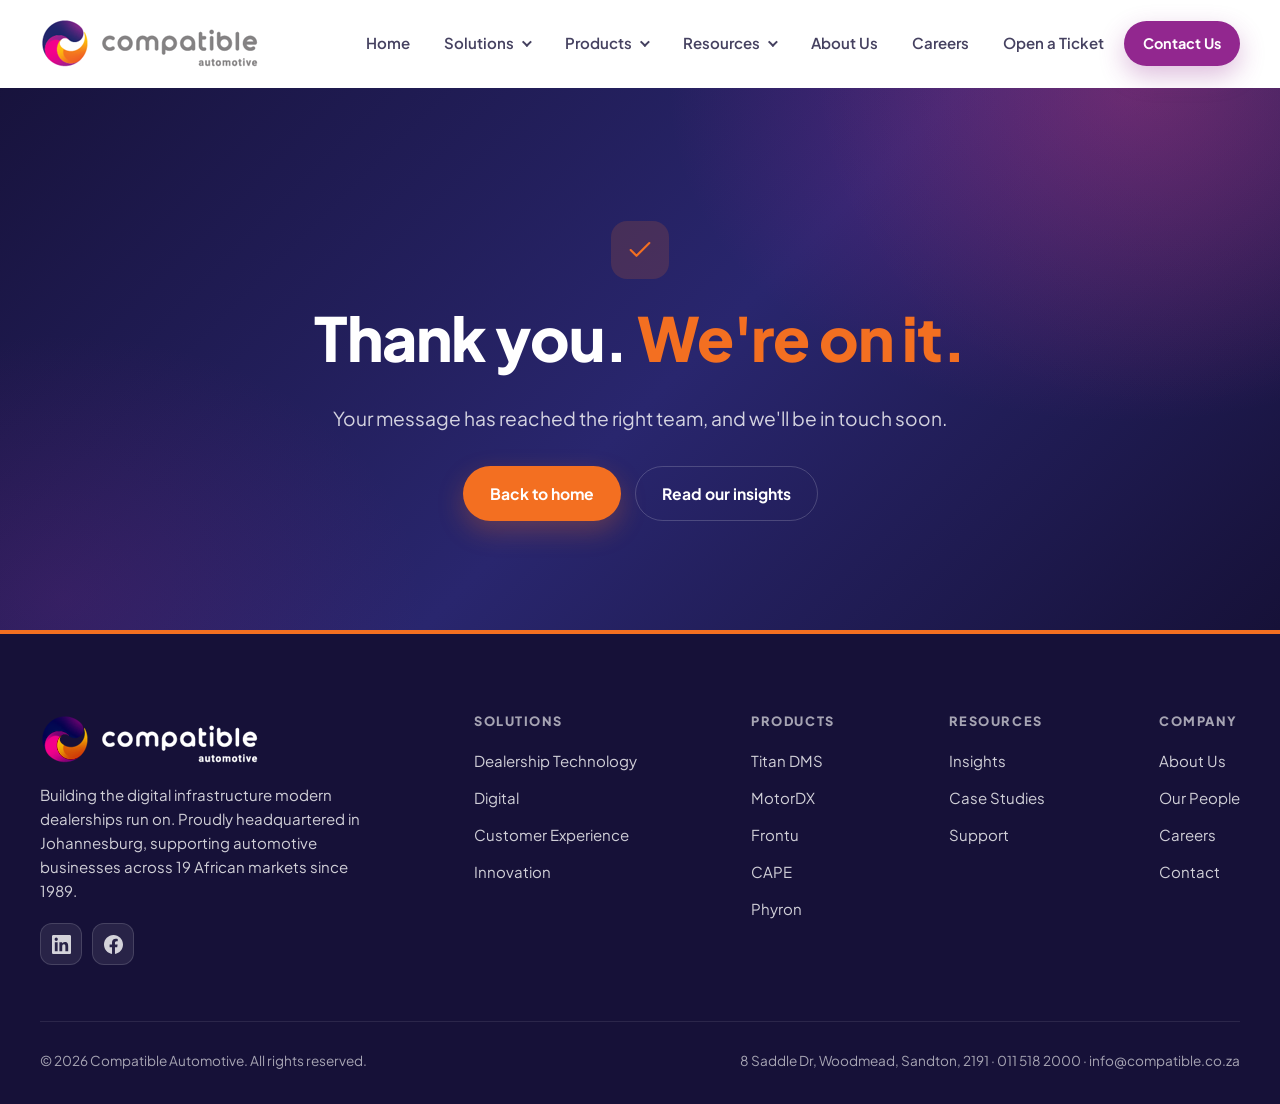
<file: success.html>
<!doctype html>
<html lang="en-ZA" class="no-js">
<head>
  <meta charset="utf-8">
  <meta name="viewport" content="width=device-width, initial-scale=1">
  <title>Thank you | Compatible Automotive</title>
  <meta name="robots" content="noindex">
  <meta name="theme-color" content="#ffffff">
  <link rel="icon" href="assets/logo-mark.png">
  <link rel="preconnect" href="https://fonts.googleapis.com">
  <link rel="preconnect" href="https://fonts.gstatic.com" crossorigin>
  <link href="https://fonts.googleapis.com/css2?family=Plus+Jakarta+Sans:wght@400;500;600;700;800&display=swap" rel="stylesheet">
  <link rel="stylesheet" href="css/styles.css?v=20261015b">
</head>
<body data-page="">
<div id="site-header"></div>
<main id="main">
  <section class="page-hero section--brand" style="min-height:70vh;display:flex;align-items:center">
    <div class="container center">
      <span class="ico ico--lg" data-icon="check" style="margin:0 auto 24px"></span>
      <h1 style="margin-left:auto;margin-right:auto">Thank you. <span class="accent-text">We're on it.</span></h1>
      <p class="lead" style="margin:0 auto 32px">Your message has reached the right team, and we'll be in touch soon.</p>
      <div class="btn-row" style="justify-content:center">
        <a href="index.html" class="btn btn--primary">Back to home</a>
        <a href="insights.html" class="btn btn--ghost">Read our insights</a>
      </div>
    </div>
  </section>
</main>
<div id="site-footer"></div>
<script src="js/main.js?v=20261015b"></script>
</body>
</html>
</file>
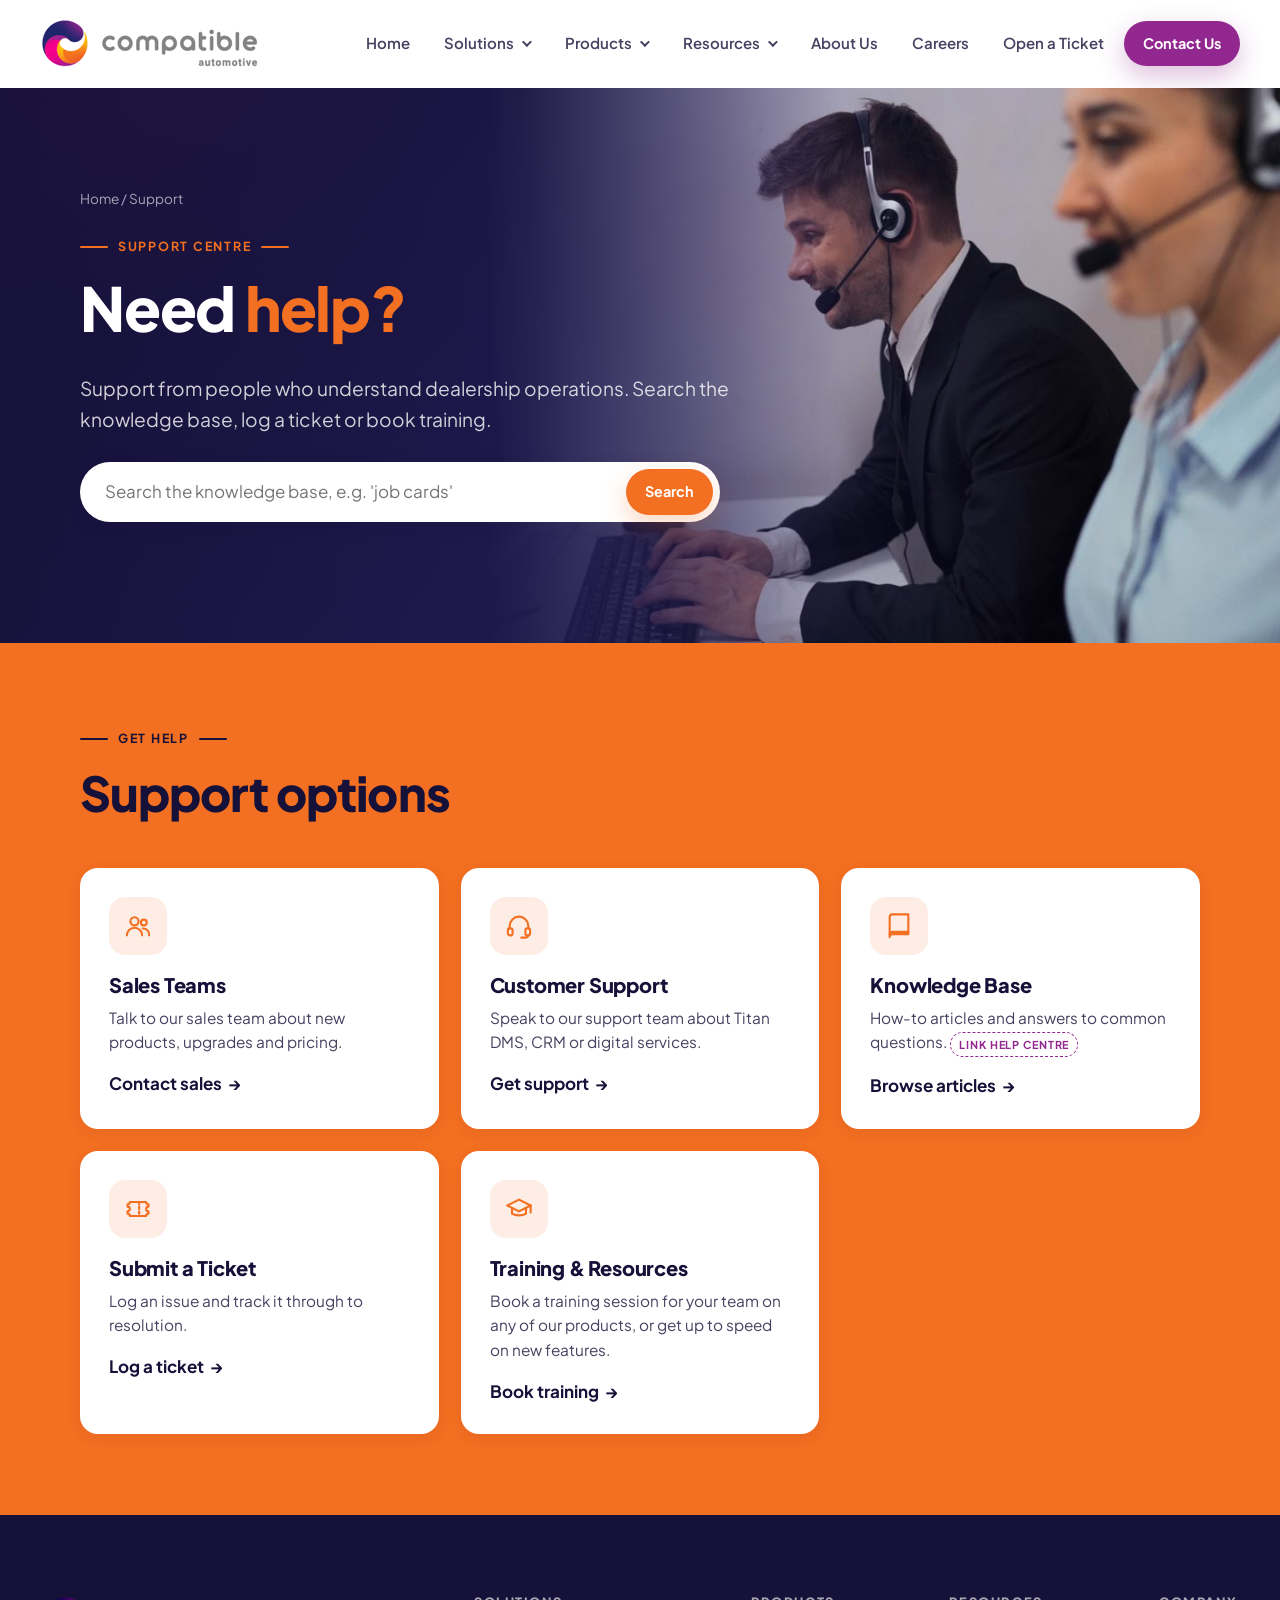
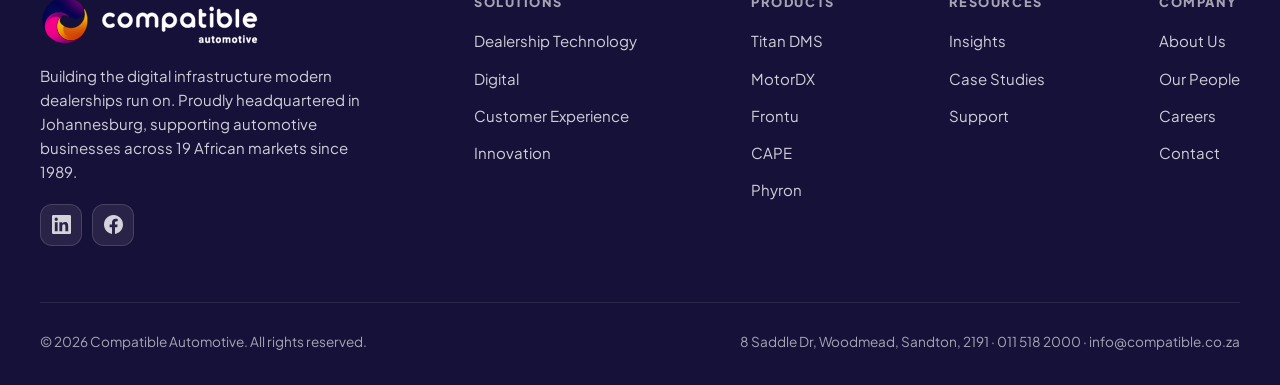
<file: support.html>
<!doctype html>
<html lang="en-ZA" class="no-js">
<head>
  <meta charset="utf-8">
  <meta name="viewport" content="width=device-width, initial-scale=1">
  <title>Support | Compatible Automotive</title>
  <meta name="description" content="Customer support, knowledge base, ticket submission and training for Compatible Automotive clients.">
  <meta name="theme-color" content="#ffffff">
  <link rel="icon" href="assets/logo-mark.png">
  <link rel="preconnect" href="https://fonts.googleapis.com">
  <link rel="preconnect" href="https://fonts.gstatic.com" crossorigin>
  <link href="https://fonts.googleapis.com/css2?family=Plus+Jakarta+Sans:wght@400;500;600;700;800&display=swap" rel="stylesheet">
  <link rel="stylesheet" href="css/styles.css?v=20261015b">
</head>
<body data-page="support">
<div id="site-header"></div>

<main id="main">
  <section class="page-hero section--brand page-hero--video">
    <!-- Background photo: still from Mixkit "Man and woman working in a call center" (4658), Mixkit free licence -->
    <div class="hero-bg" aria-hidden="true">
      <img class="hero-photo" src="assets/video/support-poster.jpg" alt="">
    </div>
    <div class="container">
      <p class="breadcrumb"><a href="index.html">Home</a> / Support</p>
      <span class="eyebrow">Support centre</span>
      <h1>Need <span class="accent-text">help?</span></h1>
      <p class="lead">Support from people who understand dealership operations. Search the knowledge base, log a ticket or book training.</p>
      <form class="search-box" id="kbSearch" role="search">
        <input type="search" placeholder="Search the knowledge base, e.g. 'job cards'" aria-label="Search the knowledge base">
        <button class="btn btn--primary btn--sm" type="submit">Search</button>
      </form>
      <p id="kbResult" class="route-note" style="margin-top:12px" aria-live="polite"></p>
    </div>
  </section>

  <section class="section section--orange">
    <div class="container">
      <div class="section-head reveal">
        <span class="eyebrow">Get help</span>
        <h2>Support options</h2>
      </div>
      <div class="grid grid-3">
        <a class="card card--glow reveal" href="contact.html"><span class="ico ico--lg" data-icon="users"></span><h3>Sales Teams</h3><p>Talk to our sales team about new products, upgrades and pricing.</p><span class="link-arrow">Contact sales</span></a>
        <a class="card card--glow reveal" href="ticket.html"><span class="ico ico--lg" data-icon="headset"></span><h3>Customer Support</h3><p>Speak to our support team about Titan DMS, CRM or digital services.</p><span class="link-arrow">Get support</span></a>
        <a class="card card--glow reveal" href="#"><span class="ico ico--lg" data-icon="book"></span><h3>Knowledge Base</h3><p>How-to articles and answers to common questions. <span class="ph">Link help centre</span></p><span class="link-arrow">Browse articles</span></a>
        <a class="card card--glow reveal" href="ticket.html"><span class="ico ico--lg" data-icon="ticket"></span><h3>Submit a Ticket</h3><p>Log an issue and track it through to resolution.</p><span class="link-arrow">Log a ticket</span></a>
        <a class="card card--glow reveal" href="training.html"><span class="ico ico--lg" data-icon="grad"></span><h3>Training &amp; Resources</h3><p>Book a training session for your team on any of our products, or get up to speed on new features.</p><span class="link-arrow">Book training</span></a>
      </div>
    </div>
  </section>

</main>

<div id="site-footer"></div>
<script src="js/main.js?v=20261015b"></script>
</body>
</html>
</file>
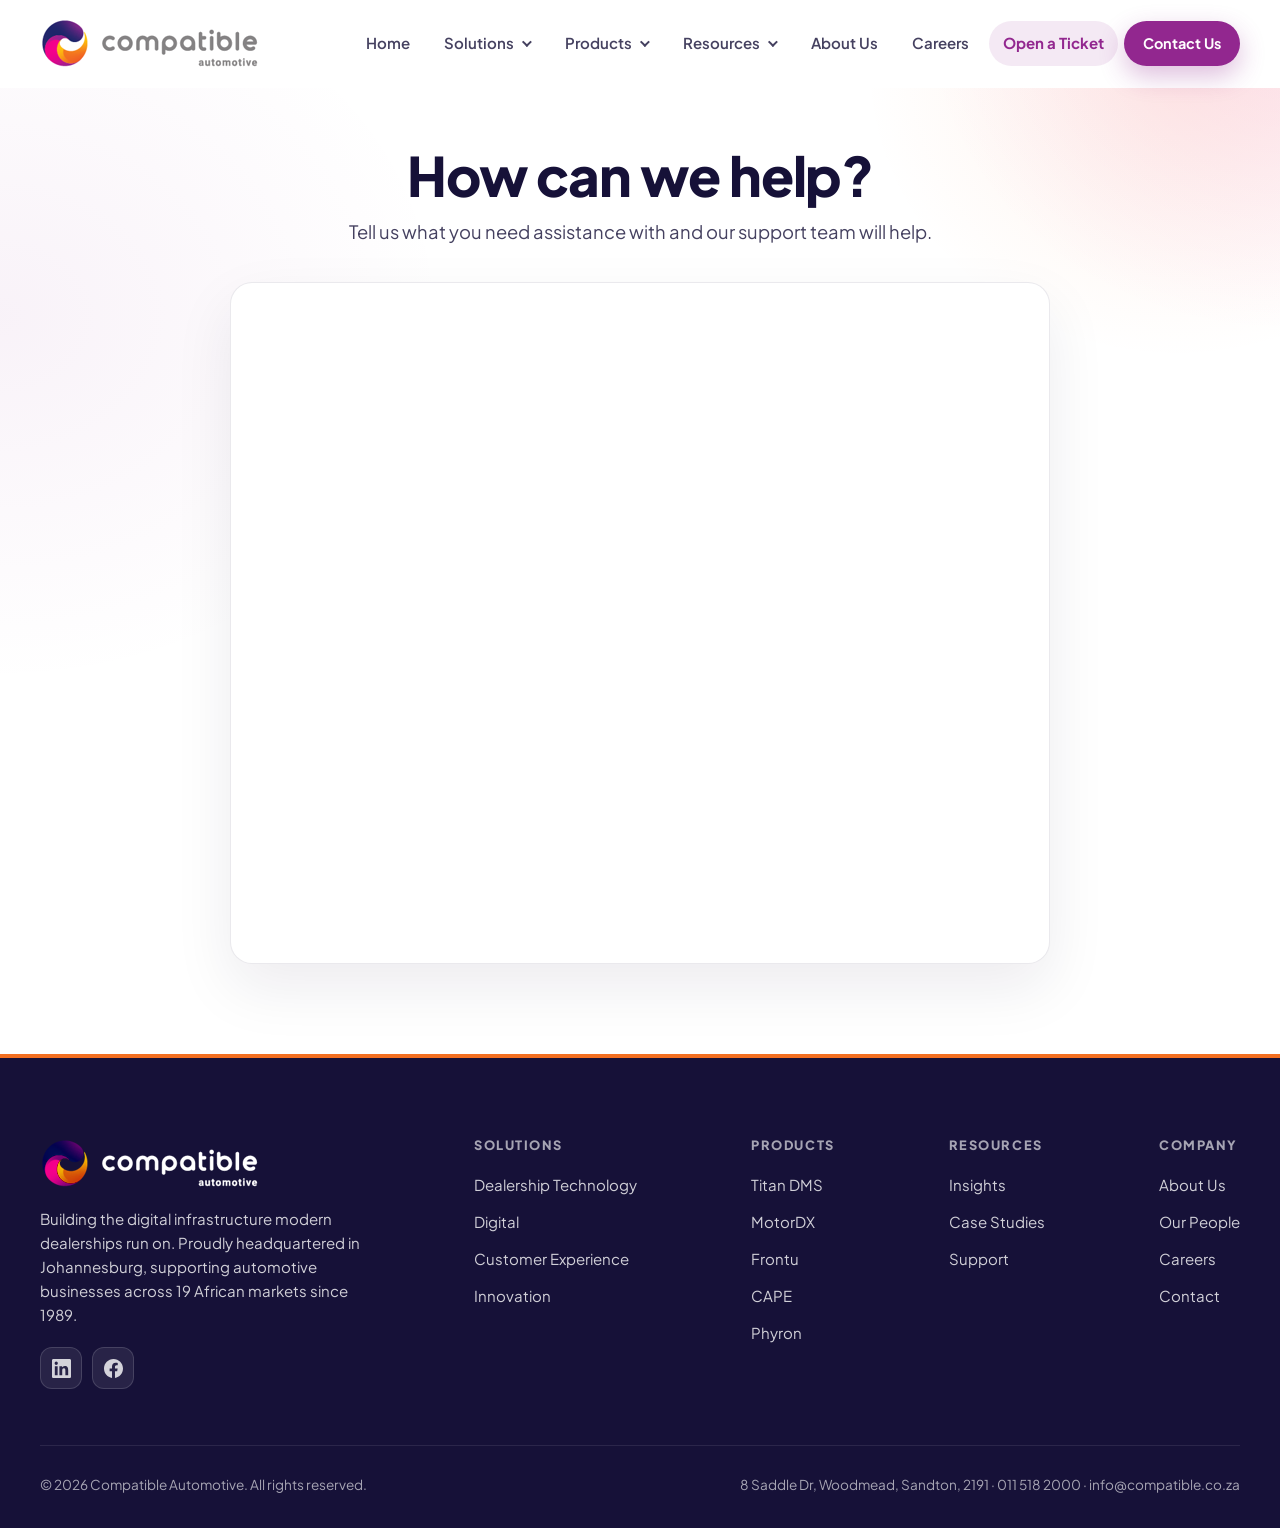
<file: ticket.html>
<!doctype html>
<html lang="en-ZA" class="no-js">
<head>
  <meta charset="utf-8">
  <meta name="viewport" content="width=device-width, initial-scale=1">
  <title>Open a Ticket | Compatible Automotive</title>
  <meta name="description" content="Log a support ticket with Compatible Automotive for Titan DMS, CRM, websites, digital marketing and image enhancement.">
  <meta name="theme-color" content="#ffffff">
  <link rel="icon" href="assets/logo-mark.png">
  <link rel="preconnect" href="https://fonts.googleapis.com">
  <link rel="preconnect" href="https://fonts.gstatic.com" crossorigin>
  <link href="https://fonts.googleapis.com/css2?family=Plus+Jakarta+Sans:wght@400;500;600;700;800&display=swap" rel="stylesheet">
  <link rel="stylesheet" href="css/styles.css?v=20261015b">
</head>
<body data-page="ticket">
<div id="site-header"></div>

<main id="main" class="ticket-page">
  <div class="container ticket-wrap">
    <header class="ticket-intro">
      <h1>How can we help?</h1>
      <p>Tell us what you need assistance with and our support team will help.</p>
    </header>
    <div class="ticket-card">
      <!-- Teamwork Desk support ticket form -->
      <iframe id="deskcontactwidgetframe" src="https://compatibleautomotive1.teamwork.com/support/contactform.html?token=b78f8b24-cb9c-11f1-a3fb-8e0054b5aa9b" title="Open a support ticket" width="100%" height="600" frameborder="0" style="display:block; border:0;"></iframe>
    </div>
  </div>
</main>

<div id="site-footer"></div>
<script src="js/main.js?v=20261015b"></script>
<script>
  // Teamwork Desk form shown inline: open it once ready and size the frame to fit its content
  (function () {
    var frame = document.getElementById("deskcontactwidgetframe");
    window.addEventListener("message", function (e) {
      var d = e.data || {};
      if (d.type === "tw-contact-form-is-ready") frame.contentWindow.postMessage({ type: "tw-contact-form-toggle-widget", value: true }, "*");
      if (d[0] === "setContactFormHeight") frame.height = d[1];
    }, false);
  })();
</script>
</body>
</html>
</file>
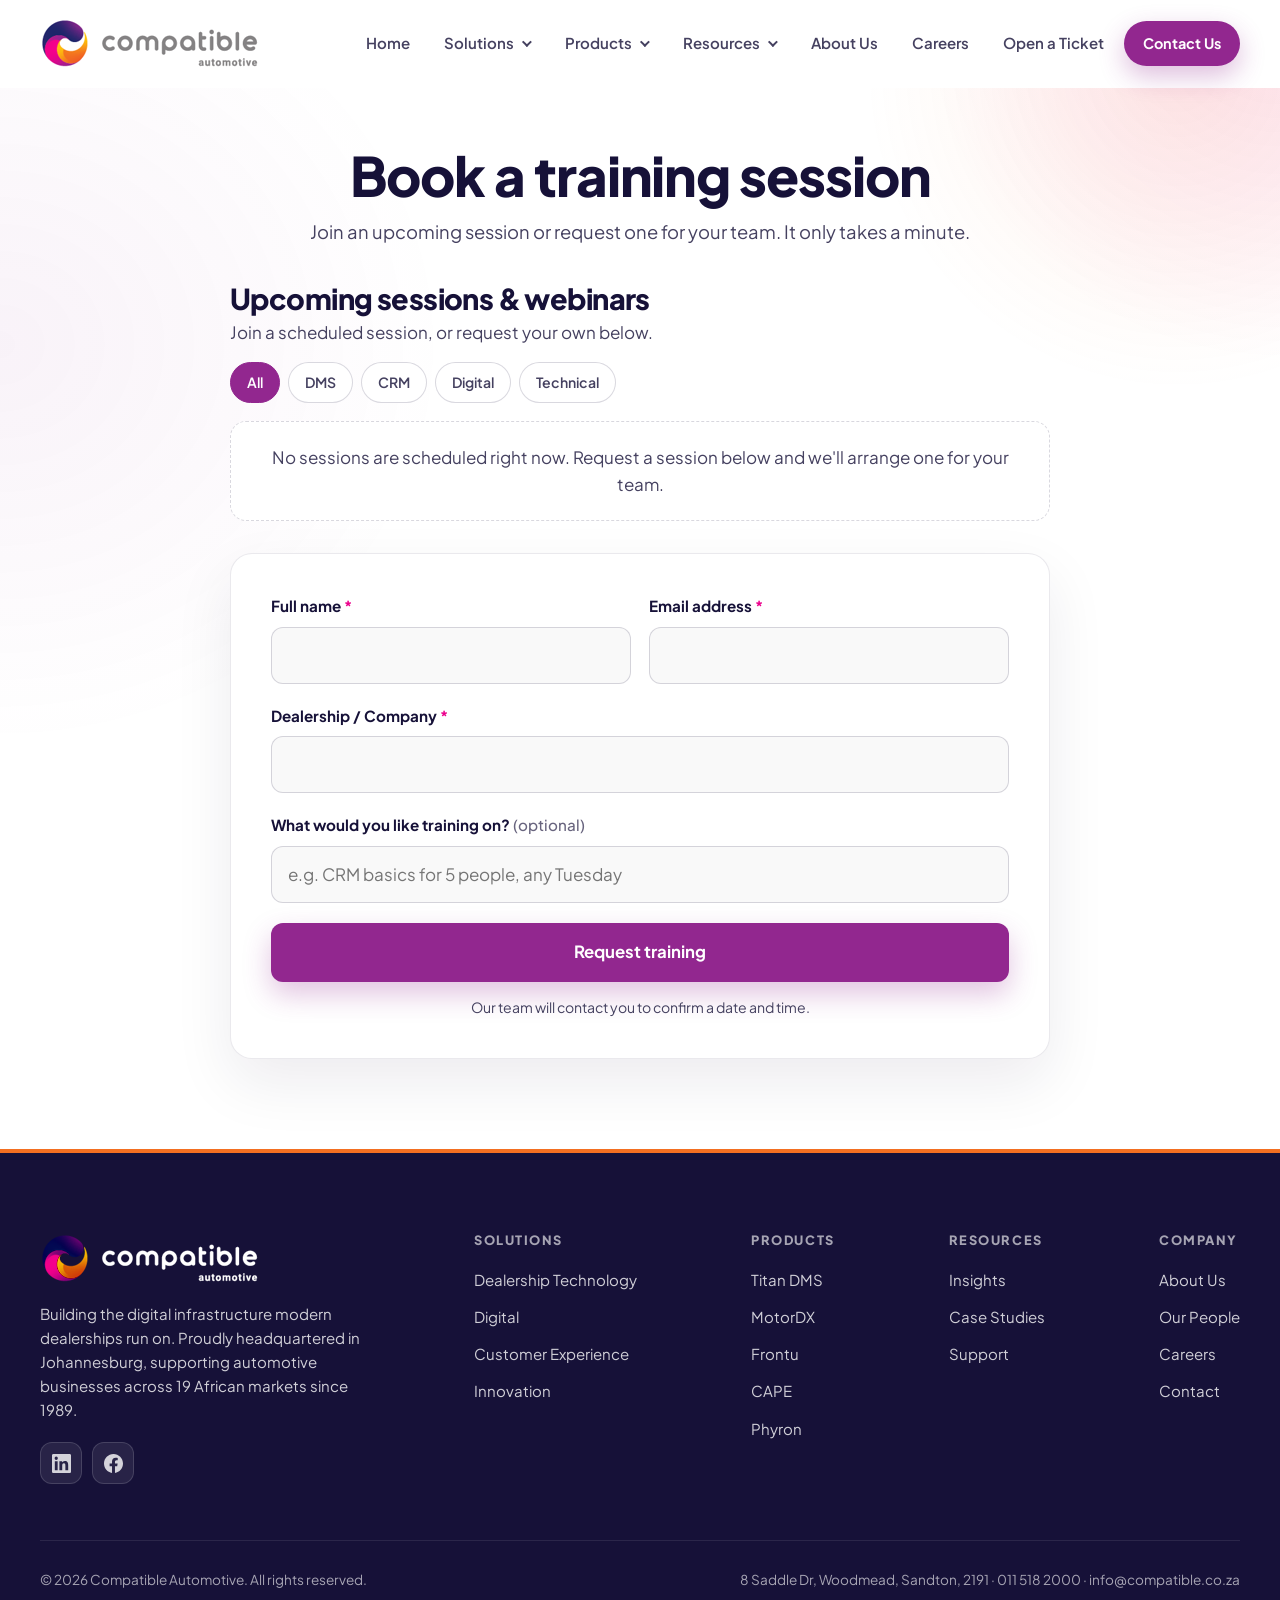
<file: training.html>
<!doctype html>
<html lang="en-ZA" class="no-js">
<head>
  <meta charset="utf-8">
  <meta name="viewport" content="width=device-width, initial-scale=1">
  <title>Book Training | Compatible Automotive</title>
  <meta name="description" content="Book a training session with Compatible Automotive for DMS, CRM, Digital or Technical.">
  <meta name="theme-color" content="#ffffff">
  <link rel="icon" href="assets/logo-mark.png">
  <link rel="preconnect" href="https://fonts.googleapis.com">
  <link rel="preconnect" href="https://fonts.gstatic.com" crossorigin>
  <link href="https://fonts.googleapis.com/css2?family=Plus+Jakarta+Sans:wght@400;500;600;700;800&display=swap" rel="stylesheet">
  <link rel="stylesheet" href="css/styles.css?v=20261015b">
</head>
<body data-page="training">
<div id="site-header"></div>

<main id="main" class="ticket-page">
  <div class="container ticket-wrap">
    <header class="ticket-intro">
      <h1>Book a training session</h1>
      <p>Join an upcoming session or request one for your team. It only takes a minute.</p>
    </header>

    <!-- Upcoming sessions (edit js/training-sessions.js to add or change sessions) -->
    <section class="sessions" aria-labelledby="sessionsTitle">
      <div class="sessions-head">
        <div>
          <h2 id="sessionsTitle">Upcoming sessions &amp; webinars</h2>
          <p>Join a scheduled session, or request your own below.</p>
        </div>
        <div class="session-filters" role="group" aria-label="Filter by department">
          <button type="button" class="chip on" data-dept="all" aria-pressed="true">All</button>
          <button type="button" class="chip" data-dept="DMS" aria-pressed="false">DMS</button>
          <button type="button" class="chip" data-dept="CRM" aria-pressed="false">CRM</button>
          <button type="button" class="chip" data-dept="Digital" aria-pressed="false">Digital</button>
          <button type="button" class="chip" data-dept="Technical" aria-pressed="false">Technical</button>
        </div>
      </div>
      <div class="session-list" id="sessionList"></div>
    </section>

    <form class="ticket-card" id="trainingForm" name="training-booking" method="POST" action="success.html" data-netlify="true" netlify-honeypot="bot-field">
      <input type="hidden" name="form-name" value="training-booking">
      <input type="hidden" name="session" id="bSession" value="">
      <p hidden><label>Don't fill this in: <input name="bot-field"></label></p>

      <div class="session-picked" id="sessionPicked" hidden></div>

      <div class="form-row">
        <div class="field"><label for="bName">Full name <span class="req">*</span></label><input id="bName" name="name" required autocomplete="name"></div>
        <div class="field"><label for="bEmail">Email address <span class="req">*</span></label><input id="bEmail" name="email" type="email" required autocomplete="email"></div>
      </div>
      <div class="field"><label for="bDealer">Dealership / Company <span class="req">*</span></label><input id="bDealer" name="dealership" required autocomplete="organization"></div>

      <div class="field"><label for="bNotes">What would you like training on? <span class="opt">(optional)</span></label><input id="bNotes" name="notes" placeholder="e.g. CRM basics for 5 people, any Tuesday"></div>

      <button class="ticket-submit" type="submit">Request training</button>
      <p class="ticket-note">Our team will contact you to confirm a date and time.</p>
    </form>
  </div>
</main>

<div id="site-footer"></div>
<script src="js/main.js?v=20261015b"></script>
<script src="js/training-sessions.js?v=20261015b"></script>
<script>
  // Upcoming sessions: list them by date, filter by department, and "Book this session" fills the form
  (function () {
    var list = document.getElementById("sessionList");
    var esc = function (s) { return String(s == null ? "" : s).replace(/[&<>"]/g, function (c) { return { "&": "&amp;", "<": "&lt;", ">": "&gt;", '"': "&quot;" }[c]; }); };
    var today = new Date(); today.setHours(0, 0, 0, 0);
    var sessions = (window.TRAINING_SESSIONS || [])
      .filter(function (s) { return new Date(s.date + "T00:00:00") >= today; })
      .sort(function (a, b) { return a.date < b.date ? -1 : 1; });
    var fmt = function (d) { return new Date(d + "T00:00:00").toLocaleDateString("en-ZA", { weekday: "short", day: "numeric", month: "short", year: "numeric" }); };

    var render = function (dept) {
      var shown = sessions.filter(function (s) { return dept === "all" || s.department === dept; });
      if (!shown.length) {
        list.innerHTML = '<p class="session-empty">No ' + (dept === "all" ? "" : esc(dept) + " ") + "sessions are scheduled right now. Request a session below and we'll arrange one for your team.</p>";
        return;
      }
      list.innerHTML = shown.map(function (s, i) {
        var d = new Date(s.date + "T00:00:00");
        return '<article class="session">' +
          '<div class="session-date"><b>' + d.getDate() + "</b><span>" + d.toLocaleDateString("en-ZA", { month: "short" }) + "</span></div>" +
          '<div class="session-body">' +
            '<div class="session-tags"><span class="session-dept">' + esc(s.department) + '</span><span class="session-type' + (s.type === "Webinar" ? " is-webinar" : "") + '">' + esc(s.type) + "</span></div>" +
            "<h3>" + esc(s.title) + "</h3>" +
            "<p>" + esc(s.description) + "</p>" +
            '<ul class="session-meta"><li>' + esc(fmt(s.date)) + "</li><li>" + esc(s.time) + "</li><li>" + esc(s.format) + "</li>" +
              (s.host ? "<li>" + esc(s.host) + "</li>" : "") + (s.spots ? "<li>" + esc(s.spots) + " places</li>" : "") + "</ul>" +
          "</div>" +
          '<button type="button" class="btn btn--primary btn--sm session-book" data-i="' + sessions.indexOf(s) + '">Book this session</button>' +
        "</article>";
      }).join("");
    };

    document.querySelector(".session-filters").addEventListener("click", function (e) {
      var b = e.target.closest(".chip"); if (!b) return;
      this.querySelectorAll(".chip").forEach(function (c) { c.classList.toggle("on", c === b); c.setAttribute("aria-pressed", c === b); });
      render(b.dataset.dept);
    });

    list.addEventListener("click", function (e) {
      var b = e.target.closest(".session-book"); if (!b) return;
      var s = sessions[+b.dataset.i];
      var label = s.title + " (" + s.department + " " + s.type.toLowerCase() + ", " + fmt(s.date) + ", " + s.time + ")";
      document.getElementById("bSession").value = label;
      var picked = document.getElementById("sessionPicked");
      picked.innerHTML = "<span>You're booking:</span> <b>" + esc(label) + '</b> <button type="button" class="session-clear">Change</button>';
      picked.hidden = false;
      
      document.getElementById("trainingForm").scrollIntoView({ behavior: "smooth", block: "start" });
    });

    document.getElementById("sessionPicked").addEventListener("click", function (e) {
      if (!e.target.closest(".session-clear")) return;
      document.getElementById("bSession").value = "";
      this.hidden = true;
      document.querySelector(".sessions").scrollIntoView({ behavior: "smooth" });
    });

    render("all");
  })();

</script>
</body>
</html>
</file>
<file: css/styles.css>
/* ==========================================================================
   Compatible Automotive — site styles
   Brand palette (from brand guide)
   ========================================================================== */
:root {
  --navy: #161138;        /* C100 M100 Y50 K50 */
  --indigo: #29266e;      /* C100 M100 Y18 K18 */
  --purple: #92278f;      /* C50 M100 Y0 K0 */
  --magenta: #ec008c;     /* C0 M100 Y0 K0 */
  --orange: #f36f21;      /* C0 M70 Y100 K0 */
  --yellow: #ffc20e;      /* C0 M25 Y100 K0 */
  --grey: #858384;        /* C10 M10 Y10 K50 */

  /* Page (light) */
  --bg: #ffffff;
  --bg-alt: color-mix(in srgb, #858384 8%, #fff);   /* light tint of brand grey */
  --surface: #ffffff;
  --surface-2: color-mix(in srgb, #858384 8%, #fff);
  --line: rgba(22, 17, 56, 0.09);
  --line-strong: rgba(22, 17, 56, 0.16);
  --text: var(--navy);
  --text-2: color-mix(in srgb, #161138 80%, #fff);   /* navy tints */
  --text-3: color-mix(in srgb, #161138 65%, #fff);

  /* Dark product-UI surfaces (mock screens, footer) */
  --ui-1: #29266e;
  --ui-2: #161138;

  --accent: var(--orange);
  --accent-text: #92278f;   /* brand purple for small labels: brand orange is too faint as small text on white */
  --accent-soft: rgba(243, 111, 33, .12);

  --radius: 18px;
  --radius-sm: 10px;
  --shadow: 0 20px 50px rgba(22, 17, 56, .12);
  --shadow-sm: 0 4px 18px rgba(22, 17, 56, .06);
  --max: 1200px;
  --gutter: clamp(16px, 4vw, 40px);
  --header-h: 88px;

  --font: "Plus Jakarta Sans", system-ui, -apple-system, "Segoe UI", Roboto, sans-serif;
}

/* Dark scope: product mock-ups and footer keep the navy look */
.dash, .screen, .site-footer, .orbit-core, .section--brand {
  --text: #ffffff;
  --text-2: rgba(255, 255, 255, .8);
  --text-3: rgba(255, 255, 255, .62);
  --line: rgba(255, 255, 255, 0.09);
  --line-strong: rgba(255, 255, 255, 0.18);
  color: var(--text);
}

*, *::before, *::after { box-sizing: border-box; }
html { scroll-behavior: smooth; scroll-padding-top: calc(var(--header-h) + 16px); }
body {
  margin: 0;
  font-family: var(--font);
  font-size: 17px;
  line-height: 1.6;
  color: var(--text);
  background: var(--bg);
  -webkit-font-smoothing: antialiased;
  overflow-x: hidden;
}
img, svg { max-width: 100%; display: block; }
a { color: inherit; text-decoration: none; }
button, input, select, textarea { font: inherit; color: inherit; }
h1, h2, h3, h4 { line-height: 1.15; margin: 0 0 .5em; letter-spacing: -0.02em; font-weight: 800; }
h1 { font-size: clamp(2.4rem, 6vw, 4.4rem); }
h2 { font-size: clamp(1.9rem, 4vw, 3rem); }
h3 { font-size: 1.25rem; letter-spacing: -0.01em; }
p { margin: 0 0 1em; color: var(--text-2); }
ul { padding-left: 1.2em; }
:focus-visible { outline: 2px solid var(--indigo); outline-offset: 3px; border-radius: 4px; }

.container { width: 100%; max-width: var(--max); margin: 0 auto; padding: 0 var(--gutter); }
.section { padding: clamp(48px, 6vw, 80px) 0; position: relative; }
.section--alt { background: var(--bg-alt); }
.section--indigo { background: linear-gradient(180deg, var(--bg-alt), color-mix(in srgb, #29266e 7%, #fff)); }
/* Brand purple sections (same gradient family as the hero) */
.section--brand {
  background:
    radial-gradient(55% 80% at 88% 15%, rgba(146, 39, 143, .5), transparent 65%),
    radial-gradient(40% 60% at 5% 95%, rgba(146, 39, 143, .18), transparent 70%),
    linear-gradient(135deg, #161138, #29266e 55%, #161138);
}
/* Brand section with a photo behind a navy/purple wash (homepage AI section) */
.section--ai {
  background:
    linear-gradient(180deg, rgba(22, 17, 56, .88) 0%, rgba(22, 17, 56, .7) 45%, rgba(41, 38, 110, .45) 100%),
    radial-gradient(55% 80% at 88% 15%, rgba(146, 39, 143, .45), transparent 65%),
    url("../assets/ai-bg.jpg") center bottom / cover no-repeat,
    #161138;
}
.section--ai .card { background: rgba(22, 17, 56, .6); -webkit-backdrop-filter: blur(8px); backdrop-filter: blur(8px); }
.section--brand .eyebrow { color: var(--orange); }
.section--brand .card { background: rgba(255, 255, 255, .05); border-color: var(--line); box-shadow: none; }
.section--brand .card:hover { border-color: var(--line-strong); box-shadow: 0 20px 50px rgba(0, 0, 0, .3); }
.section--brand .card--glow:hover { border-color: var(--accent); }
.section--brand .ico { background: rgba(243, 111, 33, .16); color: var(--orange); }
.section--brand .stats { background: rgba(255, 255, 255, .04); box-shadow: none; }
.section--brand .btn--ghost { background: transparent; color: #fff; border-color: var(--line-strong); }
.section--brand .btn--ghost:hover { border-color: #fff; }
.section--brand .ph { color: #ffc20e; border-color: #ffc20e; }
.section--brand .form-card .ph { color: var(--purple); border-color: var(--purple); }.section--brand .badge { background: rgba(255, 255, 255, .08); color: #fff; }
.section--brand .breadcrumb a:hover { color: var(--orange); }
.section--brand .tl-item b, .section--brand .case dt { color: var(--orange); }
.section--brand .case-top { background: rgba(255, 255, 255, .06); }

/* Pink and orange sections. White cards inside them keep the normal light-theme text colours. */
.section--pink {
  --text: #fff; --text-2: rgba(255, 255, 255, .92); --text-3: rgba(255, 255, 255, .78);
  --line: rgba(255, 255, 255, .2); --line-strong: rgba(255, 255, 255, .4);
  background: #ec008c;
  color: var(--text);
}
.section--orange {
  --text: var(--navy); --text-2: rgba(22, 17, 56, .86); --text-3: rgba(22, 17, 56, .72);
  --line: rgba(22, 17, 56, .14); --line-strong: rgba(22, 17, 56, .28);
  background: var(--orange); /* navy text: white on this orange is too faint */
  color: var(--text);
}
.section--brand .form-card,
.section--pink .card, .section--orange .card {
  --text: var(--navy); --text-2: color-mix(in srgb, #161138 80%, #fff);   /* navy tints */ --text-3: color-mix(in srgb, #161138 65%, #fff);
  --line: rgba(22, 17, 56, .09); --line-strong: rgba(22, 17, 56, .16);
  color: var(--text); background: #fff; border-color: transparent;
}
.section--pink .eyebrow, .section--orange .eyebrow { color: var(--text); }
.section--pink .eyebrow::before, .section--pink .eyebrow::after { background: #fff; }
.section--orange .eyebrow::before, .section--orange .eyebrow::after { background: var(--navy); }
.section--pink .accent-text { color: var(--navy); }
.section--orange .accent-text { color: #fff; }
.section--pink .btn--primary, .section--orange .btn--primary { background: var(--navy); box-shadow: 0 10px 26px rgba(22, 17, 56, .3); }
.section--pink .link-arrow::after { color: #fff; }
.section--orange .link-arrow::after { color: var(--navy); }
.section--pink .card .link-arrow::after { color: var(--magenta); }
.section--pink .check-list li::before { background: rgba(255, 255, 255, .22); color: #fff; }
.section--orange .check-list li::before { background: rgba(22, 17, 56, .12); color: var(--navy); }
/* keep pink sections free of orange accents */
.section--pink .ico { background: rgba(236, 0, 140, .1); color: #ec008c; }
.section--pink .card li::before { background: var(--magenta); }
.section--pink .card--glow:hover { border-color: var(--magenta); }
.section--pink .ph { color: #fff; border-color: #fff; }
.section--pink .card .ph { color: var(--purple); border-color: var(--purple); }
.section--pink .ba-label.r { background: var(--navy); }
.section--orange .card--glow:hover { border-color: var(--navy); }

.section-head { max-width: 760px; margin-bottom: 48px; }
.section-head.center { margin-left: auto; margin-right: auto; text-align: center; }
.lead { font-size: 1.2rem; color: var(--text-2); }

.eyebrow {
  display: inline-flex; align-items: center; gap: 10px;
  font-size: .78rem; font-weight: 700; letter-spacing: .14em; text-transform: uppercase;
  color: var(--accent-text); margin-bottom: 16px;
}
.eyebrow::before, .eyebrow::after { content: ""; width: 28px; height: 2px; background: var(--accent); border-radius: 2px; }

.accent-text { color: var(--accent); }

/* Placeholder marker — for content that must be replaced with real material */
.ph {
  display: inline-block; font-size: .68rem; font-weight: 700; letter-spacing: .08em; text-transform: uppercase;
  padding: 3px 8px; border-radius: 999px; border: 1px dashed var(--purple); color: var(--purple);
  vertical-align: middle; max-width: 100%;
}

/* ---------- Buttons ---------- */
.btn {
  display: inline-flex; align-items: center; justify-content: center; gap: 10px;
  padding: 14px 26px; border-radius: 999px; font-weight: 700; font-size: .98rem;
  border: 1px solid transparent; cursor: pointer; transition: transform .2s, box-shadow .2s, background .2s, border-color .2s;
  white-space: nowrap;
}
.btn svg { width: 18px; height: 18px; transition: transform .2s; }
.btn:hover svg { transform: translateX(3px); }
.btn--primary { background: var(--accent); color: #fff; box-shadow: 0 10px 26px rgba(243, 111, 33, .28); }
.btn--primary:hover { transform: translateY(-2px); box-shadow: 0 14px 34px rgba(243, 111, 33, .4); }
.btn--ghost { border-color: var(--line-strong); color: var(--text); background: #fff; }
.btn--ghost:hover { border-color: var(--navy); }
.btn--sm { padding: 10px 18px; font-size: .9rem; }
.btn-row { display: flex; flex-wrap: wrap; gap: 14px; }

.link-arrow { display: inline-flex; align-items: center; gap: 6px; font-weight: 700; color: var(--text); }
.link-arrow::after { content: "→"; color: var(--accent); transition: transform .2s; }
.link-arrow:hover::after { transform: translateX(4px); }

/* ---------- Header ---------- */
.site-header {
  position: fixed; inset: 0 0 auto 0; z-index: 100; height: var(--header-h);
  background: #fff;
  border-bottom: 1px solid transparent; transition: border-color .3s, background .3s, box-shadow .3s;
}
.site-header.scrolled { border-bottom-color: var(--line); box-shadow: var(--shadow-sm); }
.site-header .container { height: 100%; display: flex; align-items: center; gap: 6px; max-width: none; }

.brand { display: flex; align-items: center; flex-shrink: 0; margin-right: 18px; }
.brand img { height: 51px; width: auto; }

.main-nav { display: flex; align-items: center; gap: 6px; margin-left: auto; }
.main-nav > a, .nav-item {
  padding: 10px 14px; border-radius: 999px; font-size: .94rem; font-weight: 600; color: var(--text-2);
  background: none; border: 0; cursor: pointer; transition: color .2s, background .2s; display: inline-flex; align-items: center; gap: 6px; white-space: nowrap;
}
.main-nav > a:hover, .nav-item:hover { color: var(--text); background: var(--bg-alt); }
/* Current page: purple pill so it reads differently from the grey hover */
.main-nav > a.active, .nav-item.active, .header-actions .support-link.active {
  color: var(--purple); background: rgba(146, 39, 143, .1); font-weight: 700;
}
.nav-item { position: relative; }
.nav-link { color: inherit; }
.nav-caret { background: none; border: 0; padding: 4px 2px; color: inherit; cursor: pointer; display: inline-grid; place-items: center; }
.nav-caret::after { content: ""; width: 7px; height: 7px; border-right: 2px solid currentColor; border-bottom: 2px solid currentColor; transform: rotate(45deg) translateY(-2px); }
.mega {
  white-space: normal; font-weight: 400; cursor: default;
  position: absolute; top: calc(100% + 12px); left: 50%; transform: translateX(-50%) translateY(8px);
  width: min(720px, 90vw); padding: 22px; border-radius: var(--radius);
  background: #fff; border: 1px solid var(--line); box-shadow: var(--shadow);
  display: grid; grid-template-columns: repeat(2, 1fr); gap: 6px;
  opacity: 0; visibility: hidden; transition: opacity .2s, transform .2s, visibility .2s;
}
.nav-item.open .mega, .nav-item:hover .mega { opacity: 1; visibility: visible; transform: translateX(-50%) translateY(0); }
.mega a { display: flex; gap: 14px; padding: 14px; border-radius: 12px; transition: background .2s; }
.mega a:hover { background: var(--bg-alt); }
.mega .ico { flex-shrink: 0; }
.mega strong { display: block; font-size: .96rem; color: var(--text); }
.mega span { font-size: .85rem; color: var(--text-3); line-height: 1.4; }

.header-actions { display: flex; align-items: center; gap: 6px; }
.header-actions .support-link { font-size: .94rem; font-weight: 600; color: var(--text-2); padding: 10px 14px; white-space: nowrap; }
.header-actions .support-link { border-radius: 999px; }
.header-actions .btn--primary { background: var(--purple); box-shadow: 0 10px 26px rgba(146, 39, 143, .3); }
.header-actions .btn--primary:hover { box-shadow: 0 14px 34px rgba(146, 39, 143, .42); }
.header-actions .support-link:hover { color: var(--text); background: var(--bg-alt); }

.nav-toggle { display: none; background: none; border: 1px solid var(--line-strong); border-radius: 10px; width: 44px; height: 44px; cursor: pointer; margin-left: auto; }
.nav-toggle span { display: block; width: 20px; height: 2px; background: var(--navy); margin: 4px auto; transition: transform .3s, opacity .3s; }
.nav-open .nav-toggle span:nth-child(1) { transform: translateY(6px) rotate(45deg); }
.nav-open .nav-toggle span:nth-child(2) { opacity: 0; }
.nav-open .nav-toggle span:nth-child(3) { transform: translateY(-6px) rotate(-45deg); }

@media (max-width: 1279px) {
  .nav-toggle { display: block; }
  .main-nav, .header-actions { display: none; }
  .nav-open .main-nav {
    display: flex; flex-direction: column; align-items: stretch; gap: 2px;
    position: fixed; top: var(--header-h); left: 0; right: 0; bottom: 0; overflow-y: auto;
    background: var(--bg); padding: 20px var(--gutter) 120px; margin: 0;
  }
  .nav-open .main-nav > a, .nav-open .nav-item { width: 100%; justify-content: space-between; flex-wrap: wrap; font-size: 1.1rem; padding: 14px 12px; border-radius: 10px; }
  .nav-open .nav-link { flex: 1; }
  .nav-open .nav-caret { padding: 6px 10px; }
  .nav-open .nav-item .mega { flex-basis: 100%; }
  .nav-open .mega { position: static; transform: none; width: auto; opacity: 1; visibility: visible; display: none; grid-template-columns: 1fr; box-shadow: none; margin: 4px 0 10px; padding: 8px; background: var(--bg-alt); }
  .nav-open .nav-item.open .mega { display: grid; transform: none; }
  .nav-open .nav-item:hover .mega { transform: none; }
  .nav-open .header-actions {
    display: flex; position: fixed; left: 0; right: 0; bottom: 0; padding: 16px var(--gutter);
    background: #fff; border-top: 1px solid var(--line); justify-content: space-between; z-index: 2;
  }
  body.nav-open { overflow: hidden; }
}

/* ---------- Icons ---------- */
.ico {
  width: 46px; height: 46px; border-radius: 12px; display: grid; place-items: center;
  background: var(--accent-soft); color: var(--orange);
}
.ico svg { width: 22px; height: 22px; }
.ico--lg { width: 58px; height: 58px; border-radius: 16px; }
.ico--lg svg { width: 28px; height: 28px; }

/* ---------- Hero ---------- */
/* Full-bleed hero: photo (assets/hero.jpg) under a brand colour wash.
   Without a photo, the layered navy/indigo/purple glow stands in for it. */
.hero {
  position: relative; overflow: hidden; display: flex; align-items: center;
  padding: calc(var(--header-h) + clamp(48px, 6vw, 80px)) 0 clamp(80px, 8vw, 104px);
  background: var(--navy); color: #fff;
}
.hero-bg {
  position: absolute; inset: 0;
  background:
    radial-gradient(40% 55% at 8% 10%, rgba(146, 39, 143, .25), transparent 70%),
    radial-gradient(55% 75% at 82% 35%, rgba(146, 39, 143, .55), transparent 65%),
    linear-gradient(135deg, #161138, #29266e 55%, #161138);
}
/* Photo sits on the right and fades in from the left, keeping the text area calm */
.hero-photo {
  position: absolute; top: 0; right: 0; width: 62%; height: 100%; object-fit: cover; object-position: 65% center;
  -webkit-mask-image: linear-gradient(90deg, transparent 0%, #000 45%); mask-image: linear-gradient(90deg, transparent 0%, #000 45%);
}
/* Video: slight zoom hides the soft edges the blur creates;
   and softened like an out-of-focus background */
.hero-video { object-position: 40% center; filter: blur(.6px) contrast(1.12) saturate(1.15); transform-origin: 65% 50%; animation: heroDrift 8s ease-in-out infinite alternate; }
@keyframes heroDrift { from { transform: scale(1.04) translateX(0); } to { transform: scale(1.16) translateX(-3%); } }
.hero-pause {
  display: inline-flex; align-items: center; gap: 10px; padding: 13px 22px; border-radius: 999px; cursor: pointer;
  background: transparent; color: #fff; border: 1px solid rgba(255, 255, 255, .45); font-weight: 700; font-size: .95rem;
  transition: border-color .2s, background .2s;
}
.hero-pause:hover { border-color: #fff; background: rgba(255, 255, 255, .08); }
.hero-pause-icon { width: 10px; height: 12px; border-left: 3px solid #fff; border-right: 3px solid #fff; }
.hero-pause[aria-pressed="true"] .hero-pause-icon { width: 0; height: 0; border: 0; border-left: 10px solid #fff; border-top: 6px solid transparent; border-bottom: 6px solid transparent; }
/* Brand colour wash over everything */
.hero-bg::after {
  content: ""; position: absolute; inset: 0;
  background: linear-gradient(90deg, rgba(22, 17, 56, .85) 0%, rgba(22, 17, 56, .6) 40%, rgba(41, 38, 110, .25) 65%, rgba(41, 38, 110, .05) 90%);
}
.hero-content { position: relative; z-index: 1; }
.hero-title { font-size: clamp(2.6rem, 5.6vw, 5.25rem); line-height: 1.02; letter-spacing: -0.035em; max-width: 900px; margin: 0 0 .35em; color: #fff; }
.hero-sub { font-size: clamp(1.6rem, 3.2vw, 2.6rem); font-weight: 800; letter-spacing: -0.02em; line-height: 1.15; color: #fff; margin: 0 0 1em; }
.hero-text { font-size: clamp(1.05rem, 1.4vw, 1.25rem); line-height: 1.6; color: rgba(255, 255, 255, .88); max-width: 660px; margin: 0 0 40px; }
.btn--white { background: #fff; color: var(--navy); }
.btn--white:hover { transform: translateY(-2px); box-shadow: 0 12px 30px rgba(0, 0, 0, .25); }
.hero-link { display: inline-flex; align-items: center; padding: 14px 8px; font-weight: 700; color: #fff; text-decoration: underline; text-underline-offset: 6px; text-decoration-color: rgba(255, 255, 255, .45); }
.hero-link:hover { text-decoration-color: #fff; }
.hero-scroll {
  position: absolute; left: 50%; bottom: 22px; transform: translateX(-50%); z-index: 1;
  width: 48px; height: 48px; display: grid; place-items: center; color: #fff; animation: bob 2.2s ease-in-out infinite;
}
.hero-scroll svg { width: 28px; height: 28px; transform: rotate(90deg); }
@keyframes bob { 50% { transform: translateX(-50%) translateY(6px); } }

.page-hero { padding: calc(var(--header-h) + clamp(56px, 8vw, 100px)) 0 clamp(48px, 6vw, 80px); position: relative; overflow: hidden; }
.page-hero::before {
  content: ""; position: absolute; width: 760px; height: 760px; right: -260px; top: -320px; border-radius: 50%;
  background: radial-gradient(circle, rgba(243, 111, 33, .10), transparent 65%); pointer-events: none;
}
.page-hero .container { position: relative; z-index: 1; }
.page-hero h1 { max-width: 880px; font-size: clamp(2.2rem, 5vw, 3.8rem); }
.page-hero .lead { max-width: 680px; }
.breadcrumb { font-size: .85rem; color: var(--text-3); margin-bottom: 18px; }
.breadcrumb a:hover { color: var(--accent-text); }

/* ---------- Dashboard mock (hero visual) ---------- */
.dash {
  background: linear-gradient(160deg, var(--ui-1), var(--ui-2)); border: 1px solid var(--line-strong);
  border-radius: 22px; box-shadow: var(--shadow); overflow: hidden; position: relative;
}
.dash-bar { display: flex; align-items: center; gap: 8px; padding: 14px 18px; border-bottom: 1px solid var(--line); }
.dash-bar i { width: 10px; height: 10px; border-radius: 50%; background: rgba(255, 255, 255, .18); }
.dash-bar span { margin-left: 10px; font-size: .8rem; color: var(--text-3); font-weight: 600; }
.dash-body { display: grid; grid-template-columns: 120px 1fr; min-height: 330px; }
.dash-side { border-right: 1px solid var(--line); padding: 16px 10px; display: flex; flex-direction: column; gap: 4px; }
.dash-side span { font-size: .76rem; padding: 7px 10px; border-radius: 8px; color: var(--text-3); font-weight: 600; }
.dash-side span.on { background: rgba(243, 111, 33, .2); color: #fff; }
.dash-main { padding: 18px; display: grid; gap: 14px; grid-template-columns: repeat(3, 1fr); align-content: start; }
.kpi { background: rgba(255, 255, 255, .04); border: 1px solid var(--line); border-radius: 12px; padding: 12px; }
.kpi small { display: block; font-size: .68rem; color: var(--text-3); font-weight: 600; text-transform: uppercase; letter-spacing: .06em; }
.kpi b { font-size: 1.25rem; }
.kpi em { font-style: normal; font-size: .72rem; color: var(--yellow); margin-left: 4px; }
.chart { grid-column: 1 / -1; background: rgba(255, 255, 255, .03); border: 1px solid var(--line); border-radius: 12px; padding: 14px; }
.chart-head { display: flex; justify-content: space-between; font-size: .75rem; color: var(--text-3); margin-bottom: 10px; font-weight: 600; }
.bars { display: flex; align-items: flex-end; gap: 8px; height: 120px; }
.bars i { flex: 1; border-radius: 6px 6px 2px 2px; background: var(--accent); opacity: .85; transform-origin: bottom; animation: grow 1.2s cubic-bezier(.2, .8, .2, 1) both; }
.bars i:nth-child(odd) { opacity: .55; }
@keyframes grow { from { transform: scaleY(0); } }
.dash-list { grid-column: 1 / -1; display: grid; gap: 8px; }
.dash-row { display: grid; grid-template-columns: 1fr auto auto; gap: 12px; align-items: center; font-size: .78rem; padding: 9px 12px; border-radius: 10px; background: rgba(255, 255, 255, .03); }
.dash-row span { color: var(--text-2); }

/* Status pills: readable on white by default, brighter inside dark mock screens */
.pill { font-size: .66rem; font-weight: 700; padding: 3px 8px; border-radius: 999px; }
.pill--green { background: rgba(41, 38, 110, .1); color: #29266e; }
.pill--yellow { background: rgba(255, 194, 14, .3); color: #161138; }
.pill--pink { background: rgba(236, 0, 140, .1); color: #ec008c; }
.dash .pill--green, .screen .pill--green { background: rgba(255, 255, 255, .14); color: #fff; }
.dash .pill--yellow, .screen .pill--yellow { background: rgba(255, 194, 14, .15); color: var(--yellow); }
.dash .pill--pink, .screen .pill--pink { background: #ec008c; color: #fff; }


/* ---------- Cards & grids ---------- */
.grid { display: grid; gap: 22px; }
.grid-2 { grid-template-columns: repeat(2, 1fr); }
.grid-3 { grid-template-columns: repeat(3, 1fr); }
.grid-4 { grid-template-columns: repeat(4, 1fr); }

.card {
  background: var(--surface); border: 1px solid var(--line); border-radius: var(--radius); padding: 28px; position: relative;
  box-shadow: var(--shadow-sm); transition: transform .3s, border-color .3s, box-shadow .3s;
}
.card:hover { transform: translateY(-4px); box-shadow: var(--shadow); }
.card h3 { margin-top: 18px; }
.card p { font-size: .96rem; }
.card ul { margin: 0 0 18px; padding: 0; list-style: none; display: grid; gap: 8px; }
.card li { font-size: .94rem; color: var(--text-2); display: flex; gap: 10px; align-items: baseline; }
.card li::before { content: ""; width: 6px; height: 6px; border-radius: 50%; background: var(--accent); flex-shrink: 0; transform: translateY(-2px); }
.card--glow:hover { border-color: var(--accent); }

.product-card { display: flex; flex-direction: column; }
.product-card .product-links { margin-top: auto; }
.product-card .product-example { align-self: flex-start; margin-top: 18px; }
.product-card { padding: 0; overflow: hidden; }
.product-card > :not(.product-logo) { margin-left: 28px; margin-right: 28px; }
.product-card > :last-child { margin-bottom: 28px; }
.product-logo { height: 132px; display: grid; place-items: center; background: var(--bg-alt); border-bottom: 1px solid var(--line); margin-bottom: 24px; }
.product-logo img { max-height: 52px; max-width: 62%; width: auto; height: auto; }
/* Partner logo panels match the background of each partner's own logo file */
.product-logo--phyron { background: #e9e9e9; border-bottom-color: transparent; }
.product-logo--dark { background: #161138; border-bottom-color: transparent; }
.product-tag { align-self: flex-start; font-size: .72rem; font-weight: 800; letter-spacing: .1em; text-transform: uppercase; color: var(--accent-text); background: rgba(146, 39, 143, .1); padding: 6px 12px; border-radius: 999px; }
.product-card h3 { font-size: 1.35rem; margin-top: 14px; margin-bottom: 10px; }
.product-links { display: flex; flex-wrap: wrap; gap: 24px; padding-top: 6px; }

.card-num { font-size: .8rem; font-weight: 800; color: var(--text-3); letter-spacing: .1em; }

/* ---------- Interactive dealership ---------- */
.dealership { display: grid; grid-template-columns: 1.1fr 1fr; gap: 48px; align-items: center; }
.orbit { position: relative; aspect-ratio: 1; max-width: 560px; width: 100%; margin: 0 auto; }
.orbit svg.links { position: absolute; inset: 0; width: 100%; height: 100%; }
.orbit svg.links circle { fill: none; stroke: var(--line-strong); stroke-dasharray: 4 8; }
.orbit svg.links line { stroke: var(--line-strong); stroke-width: 1.2; transition: stroke .3s; }
.orbit svg.links line.on { stroke: var(--accent); stroke-width: 2.4; }
.orbit-core {
  position: absolute; left: 50%; top: 50%; width: 30%; aspect-ratio: 1; transform: translate(-50%, -50%);
  border-radius: 50%; background: radial-gradient(circle at 30% 30%, var(--indigo), var(--navy));
  display: grid; place-items: center; text-align: center;
  box-shadow: 0 0 0 10px rgba(22, 17, 56, .05), 0 20px 50px rgba(22, 17, 56, .25);
}
.core-inner { display: flex; flex-direction: column; align-items: center; gap: 4px; padding: 0 10%; }
.core-inner.pop { animation: fadeUp .4s ease both; }
.core-ico { display: grid; place-items: center; width: clamp(34px, 6vw, 48px); aspect-ratio: 1; border-radius: 50%; background: rgba(243, 111, 33, .18); color: var(--orange); margin-bottom: 4px; }
.core-ico svg { width: 55%; height: 55%; }
.core-inner b { font-size: clamp(.85rem, 1.8vw, 1.1rem); color: #fff; line-height: 1.1; }
.core-inner span:last-child { font-size: clamp(.58rem, 1.2vw, .72rem); font-weight: 600; color: var(--text-2); line-height: 1.2; }
.node {
  position: absolute; transform: translate(-50%, -50%); display: flex; flex-direction: column; align-items: center; gap: 8px;
  background: none; border: 0; cursor: pointer; padding: 0; width: 96px;
}
.node .bubble {
  width: clamp(50px, 9vw, 68px); aspect-ratio: 1; border-radius: 50%; display: grid; place-items: center;
  background: #fff; color: var(--indigo); border: 1px solid var(--line-strong); box-shadow: var(--shadow-sm);
  transition: transform .3s, background .3s, box-shadow .3s, color .3s;
}
.node .bubble svg { width: 44%; height: 44%; }
.node .label { font-size: clamp(.7rem, 1.6vw, .85rem); font-weight: 700; color: var(--text-2); transition: color .3s; }
.node:hover .bubble { transform: scale(1.08); }
.node.active .bubble { background: var(--accent); color: #fff; border-color: transparent; box-shadow: 0 0 0 6px rgba(243, 111, 33, .15), 0 10px 26px rgba(243, 111, 33, .35); transform: scale(1.12); }
.node.active .label { color: var(--text); }
.node-panel {
  background: #fff; border: 1px solid var(--line);
  border-radius: 22px; padding: clamp(24px, 4vw, 40px); box-shadow: var(--shadow); min-height: 420px;
}
.node-panel .tag { font-size: .78rem; font-weight: 700; color: var(--accent-text); letter-spacing: .1em; text-transform: uppercase; }
.node-panel h3 { font-size: clamp(1.5rem, 3vw, 2rem); margin: 10px 0 12px; }
.node-panel ul { list-style: none; padding: 0; margin: 20px 0 28px; display: grid; gap: 10px; }
.node-panel li { display: flex; gap: 12px; align-items: flex-start; color: var(--text-2); font-size: .97rem; }
.node-panel li svg { width: 20px; height: 20px; flex-shrink: 0; color: var(--accent); margin-top: 3px; }
.node-panel .fade { animation: fadeUp .45s ease both; }
@keyframes fadeUp { from { opacity: 0; transform: translateY(10px); } }
.hint { font-size: .85rem; font-weight: 700; color: var(--text-3); text-align: center; margin-top: 14px; }
.ba + .hint { font-size: 1rem; font-weight: 800; color: var(--text); }

/* ---------- Stats ---------- */
.stats { display: grid; grid-template-columns: repeat(4, 1fr); gap: 0; border: 1px solid var(--line); border-radius: 22px; overflow: hidden; background: #fff; box-shadow: var(--shadow-sm); }
.stat { padding: 40px 28px; border-right: 1px solid var(--line); }
.stat:last-child { border-right: 0; }
.stat b { display: block; font-size: clamp(2.6rem, 5vw, 3.8rem); font-weight: 800; letter-spacing: -0.03em; line-height: 1; margin-bottom: 12px; }
.stat span { color: var(--text-2); font-size: .98rem; }

/* ---------- Tabs (roles / modules) ---------- */
.tabs { display: flex; flex-wrap: wrap; gap: 10px; margin-bottom: 36px; }
.tab {
  padding: 12px 20px; border-radius: 999px; border: 1px solid var(--line-strong); background: #fff;
  font-weight: 700; font-size: .94rem; color: var(--text-2); cursor: pointer; transition: all .25s;
}
.tab:hover { color: var(--text); border-color: var(--navy); }
.tab[aria-selected="true"] { background: var(--accent); border-color: transparent; color: #fff; }
.tab-panel:not(.active) { display: none; }
.tab-panel.active { display: grid; animation: fadeUp .45s ease both; }
.role-panel { grid-template-columns: 1fr 1fr; gap: 40px; align-items: center; }
.role-panel h3 { font-size: clamp(1.6rem, 3vw, 2.2rem); }
.check-list { list-style: none; padding: 0; margin: 0 0 26px; display: grid; gap: 12px; }
.check-list li { display: flex; gap: 12px; color: var(--text-2); }
.check-list li::before {
  content: "✓"; flex-shrink: 0; width: 24px; height: 24px; border-radius: 50%; display: grid; place-items: center;
  font-size: .75rem; font-weight: 800; background: var(--accent-soft); color: var(--orange);
}
.role-visual { border-radius: 22px; padding: 28px; background: var(--bg-alt); border: 1px solid var(--line); display: grid; gap: 14px; }
.metric-row { display: flex; justify-content: space-between; align-items: center; padding: 14px 16px; border-radius: 12px; background: #fff; box-shadow: var(--shadow-sm); font-size: .92rem; color: var(--text-2); }
.metric-row b { color: var(--text); }
.meter { height: 8px; border-radius: 99px; background: rgba(22, 17, 56, .08); overflow: hidden; margin-top: 8px; }
.meter i { display: block; height: 100%; background: var(--accent); border-radius: inherit; }

/* ---------- Flow (Titan modules) ---------- */
.flow { display: flex; flex-wrap: wrap; align-items: center; gap: 10px; margin: 28px 0 40px; }
.flow-step {
  padding: 12px 20px; border-radius: 12px; background: #fff; border: 1px solid var(--line-strong);
  font-weight: 700; font-size: .95rem; cursor: pointer; transition: all .25s; color: var(--text-2);
}
.flow-step:hover, .flow-step[aria-selected="true"] { background: var(--accent); border-color: transparent; color: #fff; }
.flow-arrow { color: var(--text-3); font-weight: 800; }

.product-split { display: grid; grid-template-columns: 1fr 1.2fr; gap: 56px; align-items: center; }

/* ---------- Module screen mock ---------- */
.screen { background: linear-gradient(160deg, var(--ui-1), var(--ui-2)); border: 1px solid var(--line-strong); border-radius: 20px; overflow: hidden; box-shadow: var(--shadow); }
.screen-body { padding: 20px; min-height: 300px; }
.screen-title { display: flex; justify-content: space-between; align-items: center; margin-bottom: 16px; }
.screen-title b { font-size: 1.05rem; }
.table { width: 100%; border-collapse: collapse; font-size: .82rem; }
.table th { text-align: left; font-size: .68rem; text-transform: uppercase; letter-spacing: .06em; color: var(--text-3); font-weight: 700; padding: 8px 10px; border-bottom: 1px solid var(--line); }
.table td { padding: 11px 10px; border-bottom: 1px solid var(--line); color: var(--text-2); }
.table td:first-child { color: var(--text); font-weight: 600; }
.screen-caption { font-size: .8rem; color: var(--text-3); margin-top: 12px; text-align: center; }

/* ---------- AI cards ---------- */
.ai-card { overflow: hidden; }
.ai-card .glow { position: absolute; width: 200px; height: 200px; right: -60px; top: -60px; border-radius: 50%; filter: blur(30px); opacity: .16; pointer-events: none; }

/* ---------- Before/after slider ---------- */
.ba { position: relative; border-radius: 20px; overflow: hidden; aspect-ratio: 4 / 3; border: 1px solid var(--line); user-select: none; box-shadow: var(--shadow); }
.ba-layer { position: absolute; inset: 0; }
.ba-layer svg { width: 100%; height: 100%; }
.ba-layer img { width: 100%; height: 100%; object-fit: cover; pointer-events: none; -webkit-user-drag: none; }
.ba-after { clip-path: inset(0 0 0 var(--pos, 50%)); }
.ba-handle { position: absolute; top: 0; bottom: 0; left: var(--pos, 50%); width: 3px; background: #fff; transform: translateX(-50%); pointer-events: none; }
.ba-handle::after {
  content: "‹ ›"; position: absolute; top: 50%; left: 50%; transform: translate(-50%, -50%); width: 46px; height: 46px; border-radius: 50%;
  background: #fff; color: var(--navy); display: grid; place-items: center; font-weight: 800; font-size: 1.1rem; box-shadow: 0 6px 20px rgba(0, 0, 0, .35);
}
.ba input { position: absolute; inset: 0; width: 100%; height: 100%; opacity: 0; cursor: ew-resize; margin: 0; }
.ba-label { position: absolute; top: 14px; font-size: .72rem; font-weight: 800; letter-spacing: .1em; text-transform: uppercase; padding: 6px 10px; border-radius: 8px; background: rgba(22, 17, 56, .75); color: #fff; }
.ba-label.l { left: 14px; }
.ba-label.r { right: 14px; background: var(--accent); }

/* ---------- Case studies ---------- */
.case { display: grid; grid-template-rows: auto 1fr; padding: 0; overflow: hidden; }
.case-top { height: 170px; background: var(--bg-alt); border-bottom: 3px solid var(--accent); position: relative; display: flex; align-items: flex-end; padding: 20px; }
.case-top .result { font-size: 2.4rem; font-weight: 800; line-height: 1; color: var(--text); }
.case-top .result small { display: block; font-size: .8rem; font-weight: 600; color: var(--text-2); margin-top: 6px; }
.case-body { padding: 24px 28px 28px; }
.case dl { margin: 16px 0 20px; display: grid; gap: 10px; }
.case dt { font-size: .72rem; font-weight: 800; text-transform: uppercase; letter-spacing: .1em; color: var(--accent-text); }
.case dd { margin: 0 0 4px; font-size: .92rem; color: var(--text-2); }

/* ---------- Insights ---------- */
.filters { display: flex; flex-wrap: wrap; gap: 8px; margin-bottom: 32px; }
.chip {
  padding: 8px 16px; border-radius: 999px; border: 1px solid var(--line-strong); background: #fff; color: var(--text-2);
  font-size: .88rem; font-weight: 600; cursor: pointer; transition: all .2s;
}
.chip:hover { color: var(--text); border-color: var(--navy); }
.chip.on { background: var(--navy); color: #fff; border-color: var(--navy); }
.post { padding: 0; overflow: hidden; display: flex; flex-direction: column; }
.post-img { aspect-ratio: 16 / 9; position: relative; overflow: hidden; }
.post-img .type { position: absolute; left: 14px; top: 14px; font-size: .7rem; font-weight: 800; text-transform: uppercase; letter-spacing: .08em; padding: 5px 10px; border-radius: 8px; background: rgba(22, 17, 56, .8); color: #fff; }
.post-body { padding: 22px 24px 26px; display: flex; flex-direction: column; flex: 1; }
.post-body .cat { font-size: .78rem; font-weight: 700; color: var(--accent-text); margin-bottom: 8px; }
.post-body h3 { font-size: 1.12rem; margin: 0 0 10px; }
.post-body p { font-size: .92rem; flex: 1; }
.post.hidden { display: none; }

/* ---------- Support ---------- */
.status { border-radius: 20px; border: 1px solid var(--line); background: #fff; box-shadow: var(--shadow-sm); overflow: hidden; }
.status-head { display: flex; justify-content: space-between; align-items: center; gap: 16px; padding: 22px 26px; border-bottom: 1px solid var(--line); flex-wrap: wrap; }
.status-head b { display: flex; align-items: center; gap: 10px; }
.status-dot { width: 12px; height: 12px; border-radius: 50%; background: #92278f; box-shadow: 0 0 0 5px rgba(146, 39, 143, .18); animation: pulse 2s infinite; }
@keyframes pulse { 50% { box-shadow: 0 0 0 9px rgba(146, 39, 143, 0); } }
.status-row { display: grid; grid-template-columns: 1fr 2fr auto; gap: 18px; align-items: center; padding: 16px 26px; border-bottom: 1px solid var(--line); font-size: .92rem; }
.status-row:last-child { border-bottom: 0; }
.uptime { display: flex; gap: 2px; height: 26px; }
.uptime i { flex: 1; border-radius: 2px; background: #92278f; opacity: .85; }
.uptime i.warn { background: var(--yellow); }
.search-box { display: flex; gap: 10px; max-width: 640px; background: #fff; border: 1px solid var(--line-strong); box-shadow: var(--shadow-sm); border-radius: 999px; padding: 6px 6px 6px 22px; margin-top: 28px; }
.search-box input { flex: 1; border: 0; outline: 0; background: none; color: var(--navy); min-width: 0; }

/* ---------- Forms ---------- */
.form { display: grid; gap: 18px; }
.form-row { display: grid; grid-template-columns: 1fr 1fr; gap: 18px; }
.field label { display: block; font-size: .85rem; font-weight: 700; margin-bottom: 8px; color: var(--text-2); }
.field input, .field select, .field textarea {
  width: 100%; padding: 14px 16px; border-radius: 12px; border: 1px solid var(--line-strong); background: #fff;
  transition: border-color .2s, box-shadow .2s; outline: 0;
}
.field input:focus, .field select:focus, .field textarea:focus { border-color: var(--accent); box-shadow: 0 0 0 4px var(--accent-soft); }
.field textarea { min-height: 140px; resize: vertical; }
.topic-grid { display: grid; grid-template-columns: repeat(auto-fill, minmax(170px, 1fr)); gap: 10px; border: 0; padding: 0; margin: 0; }
.topic-grid legend { font-size: .85rem; font-weight: 700; margin-bottom: 12px; color: var(--text-2); padding: 0; }
.topic input { position: absolute; opacity: 0; pointer-events: none; }
.topic span {
  display: flex; align-items: center; gap: 10px; padding: 14px 16px; border-radius: 12px; border: 1px solid var(--line-strong);
  background: #fff; cursor: pointer; font-weight: 600; font-size: .92rem; transition: all .2s;
}
.topic span::before { content: ""; width: 16px; height: 16px; border-radius: 50%; border: 2px solid var(--line-strong); flex-shrink: 0; transition: all .2s; }
.topic input:checked + span { border-color: var(--accent); background: var(--accent-soft); }
.topic input:checked + span::before { border-color: var(--accent); background: var(--accent); box-shadow: inset 0 0 0 3px #fff; }
.topic input:focus-visible + span { outline: 2px solid var(--indigo); outline-offset: 2px; }
.route-note { font-size: .85rem; color: var(--text-3); min-height: 1.4em; }
.route-note b { color: var(--accent-text); }
.form-card { background: #fff; border: 1px solid var(--line); box-shadow: var(--shadow); border-radius: 24px; padding: clamp(24px, 4vw, 44px); }
.contact-grid { display: grid; grid-template-columns: 1.4fr .8fr; gap: 40px; align-items: start; }
.contact-aside { display: grid; gap: 18px; }

/* ---------- Timeline ---------- */
.timeline { position: relative; display: grid; gap: 28px; padding-left: 36px; }
.timeline::before { content: ""; position: absolute; left: 9px; top: 6px; bottom: 6px; width: 2px; background: var(--accent); border-radius: 2px; }
.tl-item { position: relative; }
.tl-item::before { content: ""; position: absolute; left: -34px; top: 6px; width: 16px; height: 16px; border-radius: 50%; background: var(--bg); border: 3px solid var(--accent); }
.tl-item b { font-size: .85rem; color: var(--accent-text); letter-spacing: .08em; }
.tl-item h3 { margin: 4px 0 6px; }

/* ---------- Quotes ---------- */
.quote { font-size: 1.05rem; }
.quote blockquote { margin: 0 0 18px; color: var(--text); font-weight: 500; line-height: 1.55; }
.quote figcaption { display: flex; align-items: center; gap: 12px; font-size: .88rem; color: var(--text-3); }
.avatar { width: 42px; height: 42px; border-radius: 50%; background: var(--accent); display: grid; place-items: center; font-weight: 800; color: #fff; flex-shrink: 0; }

/* ---------- CTA band ---------- */
.cta-band {
  position: relative; overflow: hidden; border-radius: 28px; padding: clamp(40px, 7vw, 80px);
  background: var(--accent); color: #fff;
  display: grid; grid-template-columns: 1.4fr auto; gap: 32px; align-items: center;
}
.cta-band h2 { margin: 0 0 10px; }
.cta-band p { color: rgba(255, 255, 255, .92); margin: 0; font-size: 1.1rem; }
.cta-band .btn--light { background: #fff; color: var(--navy); }
.cta-band .btn--light:hover { transform: translateY(-2px); }
.cta-band .btn--ghost { border-color: rgba(255, 255, 255, .7); background: transparent; color: #fff; }
.cta-band .btn--ghost:hover { border-color: #fff; }

/* ---------- Footer ---------- */
.site-footer { background: var(--navy); padding: 80px 0 32px; }
.site-footer .container { max-width: none; }
.footer-grid { display: flex; justify-content: space-between; gap: 40px; margin-bottom: 56px; }
.footer-grid > div:not(.footer-about) { white-space: nowrap; }
.footer-grid h4 { font-size: .8rem; text-transform: uppercase; letter-spacing: .12em; color: var(--text-3); margin-bottom: 18px; }
.footer-grid ul { list-style: none; padding: 0; margin: 0; display: grid; gap: 10px; }
.footer-grid a { color: var(--text-2); font-size: .94rem; transition: color .2s; }
.footer-grid a:hover, .footer-grid a:focus-visible { color: var(--magenta); }
.footer-about p { font-size: .94rem; margin-top: 18px; max-width: 320px; }
.footer-bottom { display: flex; justify-content: space-between; gap: 20px; flex-wrap: wrap; padding-top: 28px; border-top: 1px solid var(--line); font-size: .85rem; color: var(--text-3); }
.footer-bottom a { color: inherit; transition: color .2s; }
.footer-bottom a:hover, .footer-bottom a:focus-visible { color: var(--magenta); }
.contact-aside p a:not(.link-arrow) { color: var(--text); font-weight: 700; }
.footer-stripe { height: 4px; background: var(--accent); }

/* ---------- Reveal on scroll ---------- */
.reveal { opacity: 0; transform: translateY(24px); transition: opacity .7s ease, transform .7s ease; }
.reveal.in { opacity: 1; transform: none; }
.no-js .reveal { opacity: 1; transform: none; }

/* ---------- Misc ---------- */
.split { display: grid; grid-template-columns: 1fr 1fr; gap: 56px; align-items: center; }
.mt-0 { margin-top: 0; }
.center { text-align: center; }
.badge { display: inline-flex; align-items: center; gap: 8px; padding: 8px 14px; border-radius: 999px; background: #fff; border: 1px solid var(--line-strong); font-size: .85rem; font-weight: 600; color: var(--text-2); }
.badge:hover { border-color: var(--navy); color: var(--text); }
.badge i { width: 8px; height: 8px; border-radius: 50%; background: var(--accent); }
.skip-link { position: absolute; left: -999px; top: 8px; z-index: 200; background: var(--navy); color: #fff; padding: 10px 16px; border-radius: 8px; font-weight: 700; }
.skip-link:focus { left: 8px; }

/* ---------- Responsive ---------- */
@media (max-width: 980px) {
  .dealership, .product-split, .split, .role-panel, .contact-grid { grid-template-columns: 1fr; }
  .grid-4 { grid-template-columns: repeat(2, 1fr); }
  .grid-3 { grid-template-columns: repeat(2, 1fr); }
  .stats { grid-template-columns: repeat(2, 1fr); }
  .stat:nth-child(2) { border-right: 0; }
  .stat:nth-child(-n+2) { border-bottom: 1px solid var(--line); }
  .footer-grid { display: grid; grid-template-columns: 1fr 1fr; }
  .footer-grid > div:not(.footer-about) { white-space: normal; }
  .footer-about { grid-column: 1 / -1; }
  .cta-band { grid-template-columns: 1fr; }
  .node-panel { min-height: 0; }
  }
@media (max-width: 640px) {
  body { font-size: 16px; }
  :root { --header-h: 76px; }
  .hero-photo { width: 100%; -webkit-mask-image: none; mask-image: none; }
  .hero-bg::after { background: rgba(22, 17, 56, .72); }
  .brand img { height: 42px; }
  .grid-2, .grid-3, .grid-4, .form-row { grid-template-columns: 1fr; }
  .dash-body { grid-template-columns: 1fr; }
  .dash-side { display: none; }
  .dash-main { grid-template-columns: repeat(2, 1fr); }
  .dash-main .kpi:nth-child(3) { display: none; }
    .stat { padding: 28px 20px; }
  .status-row { grid-template-columns: 1fr auto; }
  .status-row .uptime { grid-column: 1 / -1; order: 3; }
  .node { width: 72px; }
  .btn-row .btn { flex: 1 1 auto; }
  .table th:nth-child(4), .table td:nth-child(4) { display: none; }
}
@media (prefers-reduced-motion: reduce) {
  *, *::before, *::after { animation: none !important; transition: none !important; scroll-behavior: auto !important; }
  .reveal { opacity: 1; transform: none; }
}


/* Page top with a live background video (same look as the homepage hero) */
.page-hero--video { min-height: 520px; display: flex; align-items: center; }
.page-hero--video .hero-bg { z-index: 0; }
.page-hero--video .page-video { filter: contrast(1.12) saturate(1.15); transform-origin: 65% 50%; animation: heroDrift 8s ease-in-out infinite alternate; }
@media (max-width: 640px) { .page-hero--video { min-height: 0; } }
/* Products page: recolour the dashboard video into brand purple */
.page-hero--video .page-video--purple { filter: grayscale(1) sepia(1) saturate(4) hue-rotate(250deg) brightness(.95) contrast(1.15); }

/* ---------- Careers: job listings ---------- */
.jobs { background: #fff; color: var(--navy); border-radius: 24px; padding: clamp(24px, 4vw, 44px); box-shadow: var(--shadow); }
.jobs-head { display: flex; justify-content: space-between; align-items: flex-start; gap: 16px; flex-wrap: wrap; margin-bottom: 26px; }
.jobs-head h3 { font-size: clamp(1.4rem, 2.4vw, 1.9rem); margin: 0 0 6px; color: var(--navy); }
.jobs-head p { margin: 0; color: color-mix(in srgb, #161138 80%, #fff); }
.jobs .ph { color: var(--purple); border-color: var(--purple); }
.job-list { list-style: none; padding: 0; margin: 0; display: grid; gap: 12px; }
.job {
  display: grid; grid-template-columns: auto 1fr auto auto; align-items: center; gap: 20px;
  padding: 18px 20px; border-radius: 16px; background: color-mix(in srgb, #858384 8%, #fff); border: 1px solid transparent;
  transition: border-color .25s, background .25s, transform .25s, box-shadow .25s;
}
.job:hover { background: #fff; border-color: rgba(146, 39, 143, .35); transform: translateY(-2px); box-shadow: 0 12px 30px rgba(22, 17, 56, .08); }
.job-ico { width: 48px; height: 48px; border-radius: 14px; display: grid; place-items: center; background: rgba(146, 39, 143, .1); color: var(--purple); }
.job-ico svg { width: 22px; height: 22px; }
.job-main h4 { margin: 0 0 2px; font-size: 1.08rem; color: var(--navy); }
.job-team { font-size: .88rem; font-weight: 600; color: var(--purple); }
.job-meta { display: flex; gap: 8px; flex-wrap: wrap; }
.job-tag { display: inline-flex; align-items: center; gap: 6px; font-size: .8rem; font-weight: 600; color: color-mix(in srgb, #161138 80%, #fff); background: #fff; border: 1px solid rgba(22, 17, 56, .1); padding: 6px 12px; border-radius: 999px; }
.job-tag svg { width: 14px; height: 14px; color: var(--orange); }
.job-tag--type { background: rgba(243, 111, 33, .12); border-color: transparent; color: var(--navy); }
@media (max-width: 760px) {
  .job { grid-template-columns: auto 1fr; gap: 14px 16px; }
  .job-meta, .job-apply { grid-column: 1 / -1; }
  .job-apply { justify-self: start; }
}

/* ---------- Open a Ticket page ---------- */
.ticket-page {
  padding: calc(var(--header-h) + 56px) 0 90px;
  background:
    radial-gradient(40% 45% at 100% 0%, rgba(236, 0, 140, .1), transparent 70%),
    radial-gradient(35% 40% at 92% 6%, rgba(243, 111, 33, .1), transparent 70%),
    radial-gradient(50% 50% at 0% 30%, rgba(146, 39, 143, .06), transparent 70%),
    #fff;
}
.ticket-wrap { max-width: 900px; }
.ticket-intro { text-align: center; margin-bottom: 36px; }
.ticket-intro h1 { font-size: clamp(2.2rem, 5vw, 3.4rem); color: var(--navy); margin: 0 0 10px; }
.ticket-intro p { font-size: 1.15rem; margin: 0; }
.ticket-card {
  background: #fff; border: 1px solid var(--line); border-radius: 22px; padding: clamp(24px, 4vw, 40px);
  box-shadow: 0 24px 60px rgba(22, 17, 56, .08); display: grid; gap: 20px;
}
.ticket-step { display: flex; align-items: center; gap: 18px; margin-bottom: 4px; }
.ticket-step h2 { font-size: 1.45rem; margin: 0 0 4px; color: var(--navy); }
.ticket-step p { margin: 0; }
.ticket-step-ico { width: 58px; height: 58px; flex-shrink: 0; border-radius: 50%; display: grid; place-items: center; background: rgba(146, 39, 143, .1); color: var(--purple); }
.ticket-step-ico svg { width: 24px; height: 24px; }
.ticket-card .field label { color: var(--navy); font-size: .95rem; }
.req { color: var(--magenta); }
.opt { color: var(--text-3); font-weight: 500; }
.ticket-card .field input, .ticket-card .field select, .ticket-card .field textarea { background: color-mix(in srgb, #858384 5%, #fff); }
.ticket-card .field input:focus, .ticket-card .field select:focus, .ticket-card .field textarea:focus { border-color: var(--purple); box-shadow: 0 0 0 4px rgba(146, 39, 143, .12); background: #fff; }
.ticket-divider { border: 0; border-top: 1px solid var(--line); margin: 10px 0; width: 100%; }
.ticket-drop {
  position: relative; display: flex; align-items: center; justify-content: center; gap: 18px; padding: 26px 20px;
  border: 1.5px dashed var(--line-strong); border-radius: 14px; cursor: pointer; transition: border-color .2s, background .2s; text-align: left;
}
.ticket-drop:hover, .ticket-drop.is-over { border-color: var(--purple); background: rgba(146, 39, 143, .04); }
.ticket-drop input { position: absolute; inset: 0; opacity: 0; cursor: pointer; }
.ticket-drop-ico { width: 54px; height: 54px; flex-shrink: 0; border-radius: 50%; display: grid; place-items: center; background: rgba(146, 39, 143, .1); color: var(--purple); }
.ticket-drop-ico svg { width: 22px; height: 22px; }
.ticket-drop b { display: block; color: var(--navy); }
.ticket-drop-text { font-size: .9rem; color: var(--text-2); }
.ticket-drop-text u { color: var(--purple); font-weight: 600; }
.ticket-priority { display: grid; grid-template-columns: auto 1fr; align-items: center; gap: 20px; }
.ticket-priority label { font-weight: 700; color: var(--navy); }
.ticket-priority select { width: 100%; padding: 14px 16px; border-radius: 12px; border: 1px solid var(--line-strong); background: color-mix(in srgb, #858384 5%, #fff); outline: 0; }
.ticket-priority select:focus { border-color: var(--purple); box-shadow: 0 0 0 4px rgba(146, 39, 143, .12); }
.ticket-submit {
  width: 100%; padding: 16px; border: 0; border-radius: 12px; background: var(--purple); color: #fff; font-weight: 700; font-size: 1.05rem;
  cursor: pointer; transition: transform .2s, box-shadow .2s; box-shadow: 0 12px 28px rgba(146, 39, 143, .28);
}
.ticket-submit:hover { transform: translateY(-2px); box-shadow: 0 16px 34px rgba(146, 39, 143, .38); }
.ticket-note { text-align: center; font-size: .88rem; margin: -6px 0 0; }
@media (max-width: 640px) {
  .ticket-priority { grid-template-columns: 1fr; gap: 8px; }
  .ticket-step-ico { width: 46px; height: 46px; }
}

/* ---------- Delivery partners ---------- */
.partner-grid { list-style: none; margin: 0; padding: 0; display: grid; grid-template-columns: repeat(6, 1fr); gap: 18px; }
.partner-tile {
  height: 150px; display: grid; place-items: center; padding: 22px; background: #fff;
  border: 1px solid var(--line); border-radius: 18px; box-shadow: var(--shadow-sm);
  transition: transform .3s, box-shadow .3s, border-color .3s;
}
.partner-tile:hover { transform: translateY(-4px); box-shadow: var(--shadow); border-color: rgba(146, 39, 143, .3); }
.partner-tile img { max-width: 100%; max-height: 74px; width: auto; height: auto; object-fit: contain; }
@media (max-width: 980px) { .partner-grid { grid-template-columns: repeat(3, 1fr); } }
@media (max-width: 640px) { .partner-grid { grid-template-columns: repeat(2, 1fr); gap: 12px; } .partner-tile { height: 120px; padding: 16px; } }

/* ---------- Client testimonials ---------- */
.testimonials { display: grid; grid-template-columns: repeat(2, 1fr); gap: 24px; }
.testimonial {
  position: relative; margin: 0; padding: 44px 40px 36px; background: #fff; border-radius: 22px;
  border: 1px solid var(--line); box-shadow: var(--shadow-sm); text-align: center; display: flex; flex-direction: column;
  transition: transform .3s, box-shadow .3s;
}
.testimonial:hover { transform: translateY(-4px); box-shadow: var(--shadow); }
.testimonial-mark { position: absolute; top: 6px; left: 26px; font-size: 6rem; line-height: 1; font-weight: 800; color: var(--magenta); opacity: .25; font-family: Georgia, serif; }
.testimonial-logo { height: 80px; display: grid; place-items: center; margin-bottom: 22px; }
.testimonial-logo img { max-height: 70px; max-width: 80%; width: auto; object-fit: contain; }
.testimonial blockquote { margin: 0 0 24px; font-size: 1.02rem; line-height: 1.75; color: color-mix(in srgb, #161138 80%, #fff); flex: 1; }
.testimonial figcaption { padding-top: 22px; border-top: 1px solid var(--line); }
.testimonial figcaption b { display: block; font-size: 1.15rem; color: var(--navy); }
.testimonial figcaption span { font-size: .9rem; color: var(--purple); font-weight: 600; }
@media (max-width: 760px) { .testimonials { grid-template-columns: 1fr; } .testimonial { padding: 40px 24px 30px; } }
/* CAPE has no logo file yet: show its name as a wordmark in brand purple */
.product-logo--cape { background: color-mix(in srgb, #92278f 8%, #fff); border-bottom-color: transparent; }
.product-wordmark { font-size: 2.6rem; font-weight: 800; letter-spacing: .08em; color: var(--purple); }
.cape-apis { display: flex; flex-wrap: wrap; align-items: center; gap: 8px; margin-bottom: 18px; }
.cape-apis-label { font-size: .75rem; font-weight: 800; letter-spacing: .1em; text-transform: uppercase; color: var(--purple); margin-right: 4px; }

/* ---------- Impact stats: five tiles with icons and a pink accent line ---------- */
.stats--5 { grid-template-columns: repeat(5, 1fr); gap: 16px; border: 0; background: none; overflow: visible; border-radius: 0; }
.stats--5 .stat {
  position: relative; text-align: center; padding: 34px 18px 32px; border: 1px solid var(--line); border-radius: 18px;
  background: rgba(255, 255, 255, .05); overflow: hidden; transition: transform .3s, background .3s;
}
.stats--5 .stat::after { content: ""; position: absolute; left: 0; right: 0; bottom: 0; height: 4px; background: var(--magenta); }
.stats--5 .stat:hover { transform: translateY(-4px); background: rgba(255, 255, 255, .09); }
.stat-ico { display: grid; place-items: center; width: 52px; height: 52px; margin: 0 auto 16px; border-radius: 14px; background: rgba(236, 0, 140, .16); color: #fff; }
.stat-ico svg { width: 26px; height: 26px; }
.stats--5 .stat b { font-size: clamp(1.8rem, 2.8vw, 2.6rem); white-space: nowrap; }
@media (max-width: 980px) { .stats--5 { grid-template-columns: repeat(3, 1fr); } .stats--5 .stat { border-right: 1px solid var(--line); } }
@media (max-width: 640px) { .stats--5 { grid-template-columns: repeat(2, 1fr); } .stats--5 .stat:last-child { grid-column: 1 / -1; } }
.section--brand .stats--5 { background: none; box-shadow: none; }
.stats--5 .stat b { font-size: clamp(1.6rem, 2.4vw, 2.3rem); }
.partner-grid { grid-template-columns: repeat(4, 1fr); }
@media (max-width: 980px) { .partner-grid { grid-template-columns: repeat(2, 1fr); } }
/* Tighter gap between client testimonials and delivery partners */

/* ---------- About: Our story timeline ---------- */
.story { background: radial-gradient(50% 60% at 0% 0%, rgba(146, 39, 143, .06), transparent 70%), #fff; }
.story-grid { display: grid; grid-template-columns: 1fr 1.05fr; gap: 64px; align-items: start; }
.story-intro { position: sticky; top: calc(var(--header-h) + 32px); }
.story-intro h2 { font-size: clamp(2rem, 3.6vw, 2.9rem); }
.story-quote {
  margin: 26px 0 30px; padding: 18px 22px; border-left: 4px solid var(--orange); border-radius: 0 14px 14px 0;
  background: color-mix(in srgb, #858384 7%, #fff); font-size: 1.02rem; font-weight: 500; color: var(--navy); line-height: 1.6;
}
.story-years { display: inline-flex; align-items: center; gap: 16px; padding: 16px 22px; border-radius: 16px; background: var(--navy); color: #fff; }
.story-years b { font-size: 2.4rem; font-weight: 800; letter-spacing: -.03em; line-height: 1; color: var(--orange); }
.story-years span { font-size: .9rem; line-height: 1.35; color: rgba(255, 255, 255, .85); }
.story-line { list-style: none; margin: 0; padding: 0; position: relative; display: grid; gap: 18px; }
.story-line::before { content: ""; position: absolute; left: 25px; top: 26px; bottom: 26px; width: 2px; background: linear-gradient(180deg, var(--purple), var(--orange)); border-radius: 2px; }
.story-step { position: relative; display: grid; grid-template-columns: 52px 1fr; gap: 20px; align-items: start; }
.story-dot {
  position: relative; z-index: 1; width: 52px; height: 52px; border-radius: 50%; display: grid; place-items: center;
  background: #fff; color: var(--purple); border: 2px solid rgba(146, 39, 143, .25); box-shadow: 0 6px 18px rgba(22, 17, 56, .08);
}
.story-dot svg { width: 22px; height: 22px; }
.story-card {
  padding: 18px 22px; border-radius: 16px; background: #fff; border: 1px solid var(--line); box-shadow: var(--shadow-sm);
  transition: transform .25s, box-shadow .25s, border-color .25s;
}
.story-step:hover .story-card { transform: translateX(4px); box-shadow: var(--shadow); border-color: rgba(146, 39, 143, .3); }
.story-step:hover .story-dot { background: var(--purple); color: #fff; border-color: var(--purple); }
.story-tag { display: inline-block; font-size: .72rem; font-weight: 800; letter-spacing: .12em; text-transform: uppercase; color: var(--purple); background: rgba(146, 39, 143, .1); padding: 4px 10px; border-radius: 999px; margin-bottom: 8px; }
.story-card h3 { font-size: 1.15rem; margin: 0 0 4px; color: var(--navy); }
.story-card p { margin: 0; font-size: .95rem; }
.story-step--now .story-dot { background: var(--orange); color: #fff; border-color: var(--orange); box-shadow: 0 0 0 6px rgba(243, 111, 33, .15); }
.story-step--now .story-tag { color: #fff; background: var(--orange); }
@media (max-width: 980px) { .story-grid { grid-template-columns: 1fr; gap: 40px; } .story-intro { position: static; } }
@media (max-width: 640px) { .story-step { grid-template-columns: 42px 1fr; gap: 14px; } .story-dot { width: 42px; height: 42px; } .story-line::before { left: 20px; } }
/* White section with a clear dividing line from the grey section above it */
.section--divided { background: #fff; border-top: 1px solid var(--line); }
.section--divided-alt { border-top: 1px solid var(--line); }

/* ---------- Real Titan DMS screenshots ---------- */
.titan-shot { margin: 0; display: grid; place-items: center; }
.titan-shot img { width: 100%; max-width: 420px; height: auto; filter: drop-shadow(0 30px 50px rgba(22, 17, 56, .22)); }
.titan-gallery { display: grid; grid-template-columns: repeat(2, 1fr); gap: 26px; }
.titan-frame { margin: 0; background: #fff; border: 1px solid var(--line); border-radius: 18px; overflow: hidden; box-shadow: var(--shadow-sm); transition: transform .3s, box-shadow .3s; }
.titan-frame:hover { transform: translateY(-4px); box-shadow: var(--shadow); }
.titan-frame img { display: block; width: 100%; height: auto; border-bottom: 1px solid var(--line); background: color-mix(in srgb, #858384 8%, #fff); }
.titan-frame figcaption { padding: 18px 22px 22px; }
.titan-frame figcaption b { display: block; font-size: 1.1rem; color: var(--navy); margin-bottom: 4px; }
.titan-frame figcaption span { font-size: .94rem; color: var(--text-2); }
@media (max-width: 760px) { .titan-gallery { grid-template-columns: 1fr; } }

/* ---------- Homepage: brands we work with ---------- */
.brands-section { background: color-mix(in srgb, #858384 6%, #fff); border-top: 1px solid var(--line); }
.brand-list { list-style: none; margin: 0; padding: 0; display: grid; grid-template-columns: repeat(7, 1fr); gap: 14px; }
.brand-list li {
  display: grid; place-items: center; min-height: 84px; padding: 14px; text-align: center; border-radius: 16px;
  background: #fff; border: 1px solid var(--line); box-shadow: var(--shadow-sm);
  font-size: 1.1rem; font-weight: 800; letter-spacing: .02em; color: var(--navy);
  transition: transform .25s, color .25s, border-color .25s, box-shadow .25s;
}
.brand-list li:hover { transform: translateY(-3px); color: var(--purple); border-color: rgba(146, 39, 143, .35); box-shadow: var(--shadow); }
@media (max-width: 980px) { .brand-list { grid-template-columns: repeat(4, 1fr); } }
@media (max-width: 640px) { .brand-list { grid-template-columns: repeat(2, 1fr); } .brand-list li { min-height: 66px; font-size: 1rem; } }
/* Brand logos inside the tiles */
.brand-list li img { max-height: 46px; max-width: 70%; width: auto; height: auto; object-fit: contain; transition: transform .25s; }
.brand-list li img.brand-wide { max-height: 34px; max-width: 80%; }
.brand-list li:hover img { transform: scale(1.06); }
.brand-pair { display: flex !important; align-items: center; justify-content: center; gap: 10px; }
.brand-pair img { max-width: 38% !important; max-height: 38px !important; }
.brand-pair span { font-weight: 800; color: var(--text-3); }
.brand-text { font-size: 1.1rem; }
/* Square-framed wordmark logos need a fixed size to read clearly */
.brand-list li img.brand-sq { width: 84px; height: 84px; max-width: none; max-height: none; margin: -14px 0; }
.brand-list li img.brand-sq--lg { width: 110px; height: 110px; margin: -26px 0; }
.brand-list li img.brand-sq--xl { width: 170px; height: 170px; margin: -55px 0; }
.brand-pair img[alt="Ford"] { max-width: none !important; max-height: none !important; width: 70px; height: 70px; margin: -14px 0; }
@media (max-width: 640px) { .brand-list li img.brand-sq--xl { width: 130px; height: 130px; margin: -40px 0; } }
/* 7 tiles per row: keep the large wordmarks inside the narrower tiles */
.brand-list li { min-height: 92px; padding: 10px; }
.brand-list li img.brand-sq--xl { width: 140px; height: 140px; margin: -46px 0; }
.brand-list li img.brand-sq--lg { width: 96px; height: 96px; margin: -22px 0; }
.brand-list li img.brand-wide { max-width: 88%; }
@media (max-width: 980px) { .brand-list { grid-template-columns: repeat(4, 1fr); } }
.brand-list { grid-template-columns: repeat(7, minmax(0, 1fr)); }
.brand-list li { overflow: hidden; }
@media (max-width: 980px) { .brand-list { grid-template-columns: repeat(4, minmax(0, 1fr)); } }
@media (max-width: 640px) { .brand-list { grid-template-columns: repeat(2, minmax(0, 1fr)); } }
.brand-list li img.brand-sq--xl { width: 118px; height: 118px; margin: -38px 0; }

/* ---------- Contact page (matches the ticket page) ---------- */
.ticket-card .topic-grid legend { color: var(--navy); font-size: .95rem; }
.ticket-card .topic input:checked + span { border-color: var(--purple); background: rgba(146, 39, 143, .08); }
.ticket-card .topic input:checked + span::before { border-color: var(--purple); background: var(--purple); }
.ticket-card .route-note { margin: -8px 0 0; }
.ticket-card .route-note b { color: var(--purple); }
.ticket-note a { color: var(--purple); font-weight: 700; text-decoration: underline; text-underline-offset: 3px; }
.contact-ways { display: grid; grid-template-columns: repeat(3, 1fr); gap: 16px; margin-top: 24px; }
.contact-way {
  display: flex; align-items: center; gap: 14px; padding: 18px; background: #fff; border: 1px solid var(--line);
  border-radius: 18px; box-shadow: var(--shadow-sm); transition: transform .25s, box-shadow .25s, border-color .25s;
}
.contact-way:hover { transform: translateY(-3px); box-shadow: var(--shadow); border-color: rgba(146, 39, 143, .3); }
.contact-way .ticket-step-ico { width: 46px; height: 46px; }
.contact-way b { display: block; color: var(--navy); }
.contact-way span:not(.ticket-step-ico) { font-size: .88rem; color: var(--text-2); }
@media (max-width: 760px) { .contact-ways { grid-template-columns: 1fr; } }
.contact-map { margin-top: 24px; border-radius: 22px; overflow: hidden; border: 1px solid var(--line); box-shadow: var(--shadow-sm); background: color-mix(in srgb, #858384 8%, #fff); }
.contact-map iframe { display: block; width: 100%; height: 420px; border: 0; }
@media (max-width: 640px) { .contact-map iframe { height: 320px; } }

/* ---------- Book Training page: department picker ---------- */
.dept-grid { display: grid; grid-template-columns: repeat(4, 1fr); gap: 12px; border: 0; padding: 0; margin: 0; }
.dept-grid legend { font-weight: 700; color: var(--navy); font-size: .95rem; margin-bottom: 12px; padding: 0; }
.dept { position: relative; cursor: pointer; }
.dept input { position: absolute; opacity: 0; pointer-events: none; }
.dept > span {
  position: relative; display: flex; flex-direction: column; align-items: center; gap: 6px; text-align: center; height: 100%;
  padding: 22px 12px 18px; border: 1.5px solid var(--line-strong); border-radius: 16px; background: #fff; transition: all .2s;
}
.dept > span::after {
  content: ""; position: absolute; top: 10px; right: 10px; width: 20px; height: 20px; border-radius: 6px;
  border: 2px solid var(--line-strong); background: #fff center / 12px no-repeat; transition: all .2s;
}
.dept:hover > span { border-color: rgba(146, 39, 143, .45); }
.dept input:checked + span { border-color: var(--purple); background: rgba(146, 39, 143, .06); box-shadow: 0 0 0 3px rgba(146, 39, 143, .12); }
.dept input:checked + span::after {
  border-color: var(--purple); background-color: var(--purple);
  background-image: url("data:image/svg+xml,%3Csvg xmlns='http://www.w3.org/2000/svg' viewBox='0 0 24 24' fill='none' stroke='%23fff' stroke-width='3.5' stroke-linecap='round' stroke-linejoin='round'%3E%3Cpath d='M20 6L9 17l-5-5'/%3E%3C/svg%3E");
}
.dept input:focus-visible + span { outline: 2px solid var(--indigo); outline-offset: 2px; }
.dept-ico { width: 48px; height: 48px; border-radius: 50%; display: grid; place-items: center; background: rgba(146, 39, 143, .1); color: var(--purple); margin-bottom: 4px; }
.dept-ico svg { width: 22px; height: 22px; }
.dept b { font-size: 1.1rem; color: var(--navy); }
.dept small { font-size: .8rem; color: var(--text-2); line-height: 1.35; }
.dept-error { margin: -8px 0 0; color: var(--magenta); font-weight: 600; font-size: .9rem; }
@media (max-width: 760px) { .dept-grid { grid-template-columns: repeat(2, 1fr); } }

/* ---------- Book Training: upcoming sessions ---------- */
.sessions { margin-bottom: 32px; }
.sessions-head { display: flex; justify-content: space-between; align-items: flex-end; gap: 16px; flex-wrap: wrap; margin-bottom: 18px; }
.sessions-head h2 { font-size: clamp(1.4rem, 2.6vw, 1.8rem); margin: 0 0 4px; color: var(--navy); }
.sessions-head p { margin: 0; }
.session-filters { display: flex; flex-wrap: wrap; gap: 8px; }
.session-filters .chip { background: #fff; border-color: var(--line-strong); color: var(--text-2); }
.session-filters .chip.on { background: var(--purple); border-color: var(--purple); color: #fff; }
.session-list { display: grid; gap: 14px; }
.session {
  display: grid; grid-template-columns: auto 1fr auto; gap: 20px; align-items: center; padding: 20px 22px;
  background: #fff; border: 1px solid var(--line); border-radius: 18px; box-shadow: var(--shadow-sm); transition: border-color .25s, box-shadow .25s;
}
.session:hover { border-color: rgba(146, 39, 143, .35); box-shadow: var(--shadow); }
.session-date { width: 68px; text-align: center; border-radius: 14px; padding: 10px 0; background: var(--navy); color: #fff; }
.session-date b { display: block; font-size: 1.7rem; line-height: 1; }
.session-date span { font-size: .8rem; text-transform: uppercase; letter-spacing: .1em; color: rgba(255, 255, 255, .8); }
.session-tags { display: flex; gap: 6px; margin-bottom: 6px; }
.session-dept, .session-type { font-size: .7rem; font-weight: 800; letter-spacing: .1em; text-transform: uppercase; padding: 4px 10px; border-radius: 999px; }
.session-dept { background: rgba(146, 39, 143, .1); color: var(--purple); }
.session-type { background: rgba(243, 111, 33, .14); color: var(--navy); }
.session-type.is-webinar { background: rgba(236, 0, 140, .1); color: var(--magenta); }
.session h3 { font-size: 1.12rem; margin: 0 0 4px; color: var(--navy); }
.session p { margin: 0 0 8px; font-size: .94rem; }
.session-meta { list-style: none; margin: 0; padding: 0; display: flex; flex-wrap: wrap; gap: 4px 16px; font-size: .84rem; font-weight: 600; color: var(--text-3); }
.session-meta li + li::before { content: "\2022"; margin-right: 16px; color: var(--orange); }
.session-book { background: var(--purple); box-shadow: 0 8px 20px rgba(146, 39, 143, .25); }
.session-empty { margin: 0; padding: 22px; border: 1.5px dashed var(--line-strong); border-radius: 16px; background: #fff; text-align: center; }
.session-picked { padding: 14px 18px; border-radius: 14px; background: rgba(146, 39, 143, .07); border: 1px solid rgba(146, 39, 143, .25); color: var(--navy); font-size: .95rem; }
.session-picked span { color: var(--purple); font-weight: 700; }
.session-clear { margin-left: 8px; background: none; border: 0; padding: 0; color: var(--purple); font-weight: 700; text-decoration: underline; cursor: pointer; }
@media (max-width: 760px) {
  .session { grid-template-columns: auto 1fr; }
  .session-book { grid-column: 1 / -1; justify-self: start; }
}
/* Shorter training form: compact department tiles */
.dept > span { padding: 16px 10px 14px; }
.dept-ico { width: 42px; height: 42px; }

/* ---------- Social media buttons ---------- */
.social { display: flex; gap: 10px; margin-top: 20px; }
.social-btn {
  width: 42px; height: 42px; border-radius: 12px; display: grid; place-items: center; color: #fff;
  background: rgba(255, 255, 255, .08); border: 1px solid rgba(255, 255, 255, .14); transition: background .2s, transform .2s, border-color .2s;
}
.social-btn svg { width: 19px; height: 19px; }
.social-btn:hover, .social-btn:focus-visible { background: var(--magenta); border-color: var(--magenta); transform: translateY(-2px); }
.social-btn--light { color: var(--purple); background: rgba(146, 39, 143, .1); border-color: transparent; }
.social-btn--light:hover, .social-btn--light:focus-visible { color: #fff; background: var(--purple); border-color: var(--purple); }
.contact-follow { display: flex; align-items: center; justify-content: center; gap: 12px; margin-top: 24px; }
.contact-follow span { font-weight: 700; color: var(--navy); margin-right: 4px; }
/* Bright photos (e.g. Careers) need a deeper wash behind the headline */
.page-hero--bright .hero-bg::after {
  background: linear-gradient(90deg, rgba(22, 17, 56, .94) 0%, rgba(22, 17, 56, .82) 45%, rgba(41, 38, 110, .45) 72%, rgba(41, 38, 110, .2) 100%);
}
/* Steady video: no zoom/pan drift, so handheld footage doesn't look shaky */
.page-hero--video .page-video--steady { animation: none; transform: none; }
</file>
